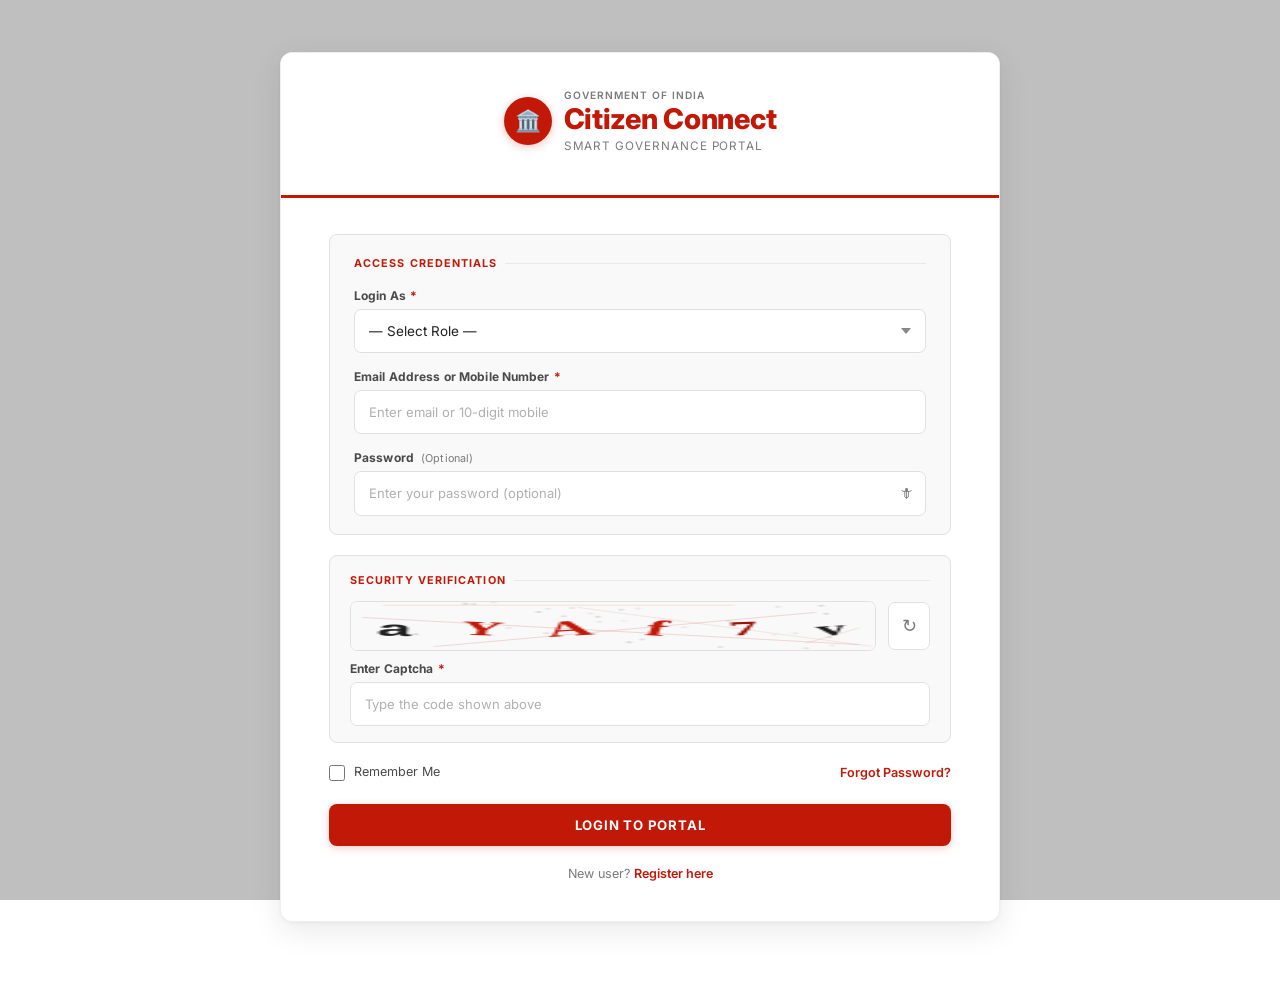
<file: index.html>
<!DOCTYPE html>
<html lang="en">
<head>
  <meta charset="UTF-8" />
  <meta name="viewport" content="width=device-width, initial-scale=1.0" />
  <title>Citizen Connect — Smart Governance Portal</title>
  <meta http-equiv="refresh" content="0; url=login/login.html" />
  <style>
    body { font-family: Arial, sans-serif; display: flex; align-items: center;
           justify-content: center; min-height: 100vh; margin: 0;
           background: #1a1a1a; color: #fff; }
    a { color: #C21807; }
  </style>
</head>
<body>
  <p>Redirecting… <a href="login/login.html">Click here if not redirected</a></p>
  <script>window.location.replace('login/login.html');</script>
</body>
</html>
</file>
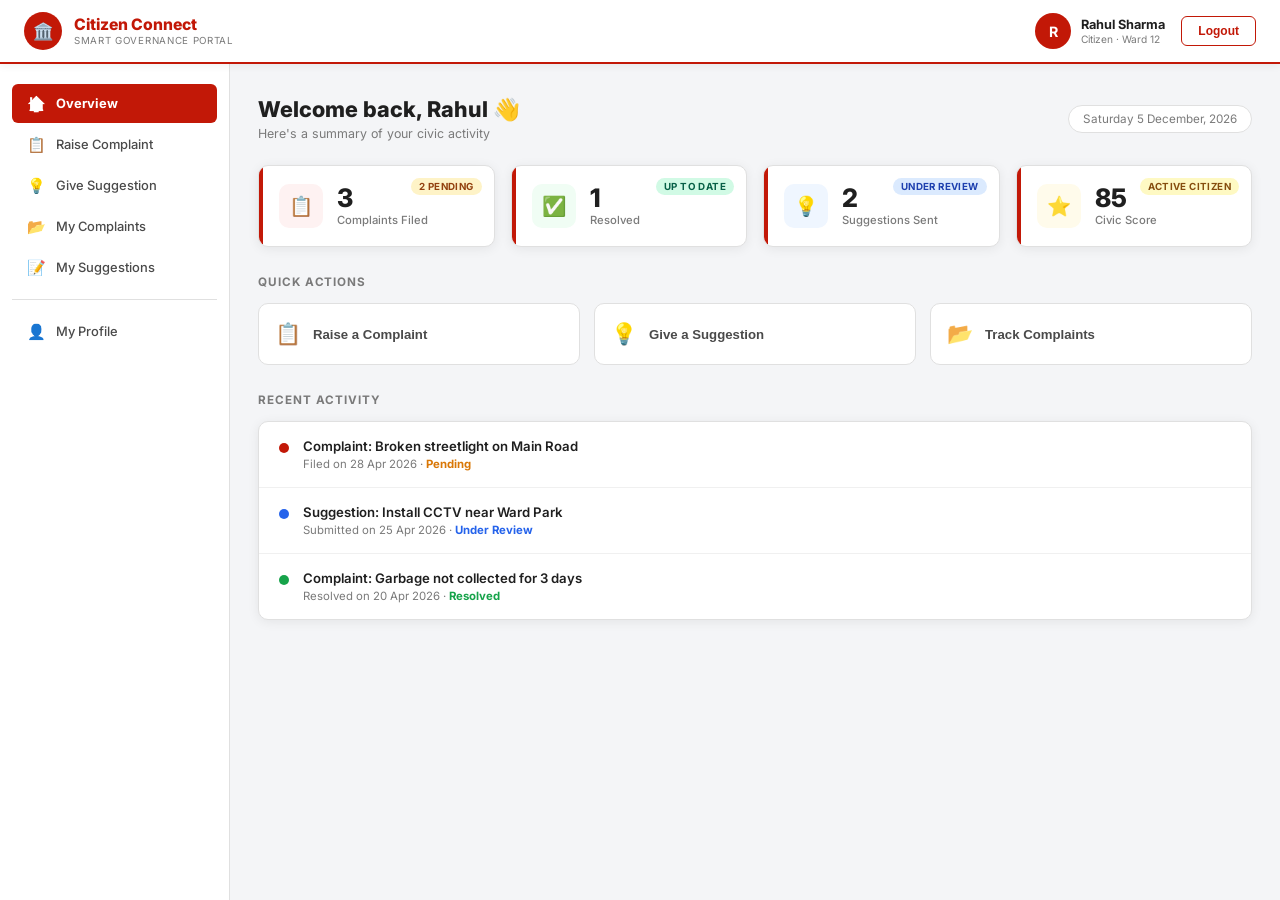
<file: citizen/citizen-dashboard.html>
<!DOCTYPE html>
<html lang="en">
<head>
  <meta charset="UTF-8" />
  <meta name="viewport" content="width=device-width, initial-scale=1.0" />
  <title>Citizen Connect — Dashboard</title>
  <link rel="stylesheet" href="citizen-dashboard.css" />
</head>
<body>

  <!-- ===== TOP NAVBAR ===== -->
  <header class="navbar">
    <div class="navbar-left">
      <button class="hamburger" id="hamburger" onclick="toggleSidebar()" aria-label="Toggle menu">
        <span></span><span></span><span></span>
      </button>
      <div class="navbar-emblem">🏛️</div>
      <div class="navbar-brand">
        <span class="navbar-title">Citizen Connect</span>
        <span class="navbar-sub">Smart Governance Portal</span>
      </div>
    </div>
    <div class="navbar-right">
      <div class="navbar-user">
        <div class="user-avatar" id="userAvatar">R</div>
        <div class="user-info">
          <span class="user-name" id="userName">Rahul Sharma</span>
          <span class="user-role">Citizen · Ward 12</span>
        </div>
      </div>
      <button class="btn-logout" onclick="logout()">Logout</button>
    </div>
  </header>

  <!-- ===== LAYOUT ===== -->
  <div class="sidebar-overlay" id="sidebarOverlay" onclick="closeSidebar()"></div>
  <div class="layout">

    <!-- ===== SIDEBAR ===== -->
    <aside class="sidebar" id="sidebar">
      <nav class="sidebar-nav">
        <a href="#" class="nav-item active" onclick="showPanel('overview', this)">
          <span class="nav-icon">🏠</span>
          <span class="nav-label">Overview</span>
        </a>
        <a href="#" class="nav-item" onclick="showPanel('complaint', this)">
          <span class="nav-icon">📋</span>
          <span class="nav-label">Raise Complaint</span>
        </a>
        <a href="#" class="nav-item" onclick="showPanel('suggestion', this)">
          <span class="nav-icon">💡</span>
          <span class="nav-label">Give Suggestion</span>
        </a>
        <a href="#" class="nav-item" onclick="showPanel('mycomplaints', this)">
          <span class="nav-icon">📂</span>
          <span class="nav-label">My Complaints</span>
        </a>
        <a href="#" class="nav-item" onclick="showPanel('mysuggestions', this)">
          <span class="nav-icon">📝</span>
          <span class="nav-label">My Suggestions</span>
        </a>
        <div class="nav-divider"></div>
        <a href="#" class="nav-item" onclick="showPanel('profile', this)">
          <span class="nav-icon">👤</span>
          <span class="nav-label">My Profile</span>
        </a>
      </nav>
    </aside>

    <!-- ===== MAIN CONTENT ===== -->
    <main class="main-content">

      <!-- ============================================================
           PANEL: OVERVIEW
           ============================================================ -->
      <div class="panel active" id="panel-overview">

        <div class="page-header">
          <div>
            <h1 class="page-title">Welcome back, <span id="greetName">Rahul</span> 👋</h1>
            <p class="page-subtitle">Here's a summary of your civic activity</p>
          </div>
          <div class="page-date" id="pageDate"></div>
        </div>

        <!-- Stats Row -->
        <div class="stats-grid">
          <div class="stat-card">
            <div class="stat-icon" style="background:#FEF2F2; color:#C21807;">📋</div>
            <div class="stat-body">
              <div class="stat-number" id="statComplaints">3</div>
              <div class="stat-label">Complaints Filed</div>
            </div>
            <div class="stat-badge pending">2 Pending</div>
          </div>
          <div class="stat-card">
            <div class="stat-icon" style="background:#F0FDF4; color:#16a34a;">✅</div>
            <div class="stat-body">
              <div class="stat-number" id="statResolved">1</div>
              <div class="stat-label">Resolved</div>
            </div>
            <div class="stat-badge resolved">Up to date</div>
          </div>
          <div class="stat-card">
            <div class="stat-icon" style="background:#EFF6FF; color:#2563EB;">💡</div>
            <div class="stat-body">
              <div class="stat-number" id="statSuggestions">2</div>
              <div class="stat-label">Suggestions Sent</div>
            </div>
            <div class="stat-badge info">Under Review</div>
          </div>
          <div class="stat-card">
            <div class="stat-icon" style="background:#FFFBEB; color:#D97706;">⭐</div>
            <div class="stat-body">
              <div class="stat-number">85</div>
              <div class="stat-label">Civic Score</div>
            </div>
            <div class="stat-badge gold">Active Citizen</div>
          </div>
        </div>

        <!-- Quick Actions -->
        <div class="section-title">Quick Actions</div>
        <div class="quick-actions">
          <button class="quick-btn" onclick="showPanel('complaint', document.querySelector('[onclick*=complaint]'))">
            <span class="quick-icon">📋</span>
            <span>Raise a Complaint</span>
          </button>
          <button class="quick-btn" onclick="showPanel('suggestion', document.querySelector('[onclick*=suggestion]'))">
            <span class="quick-icon">💡</span>
            <span>Give a Suggestion</span>
          </button>
          <button class="quick-btn" onclick="showPanel('mycomplaints', document.querySelector('[onclick*=mycomplaints]'))">
            <span class="quick-icon">📂</span>
            <span>Track Complaints</span>
          </button>
        </div>

        <!-- Recent Activity -->
        <div class="section-title" style="margin-top:28px;">Recent Activity</div>
        <div class="activity-list">
          <div class="activity-item">
            <div class="activity-dot complaint"></div>
            <div class="activity-body">
              <div class="activity-title">Complaint: Broken streetlight on Main Road</div>
              <div class="activity-meta">Filed on 28 Apr 2026 · <span class="badge-status pending-text">Pending</span></div>
            </div>
          </div>
          <div class="activity-item">
            <div class="activity-dot suggestion"></div>
            <div class="activity-body">
              <div class="activity-title">Suggestion: Install CCTV near Ward Park</div>
              <div class="activity-meta">Submitted on 25 Apr 2026 · <span class="badge-status review-text">Under Review</span></div>
            </div>
          </div>
          <div class="activity-item">
            <div class="activity-dot resolved"></div>
            <div class="activity-body">
              <div class="activity-title">Complaint: Garbage not collected for 3 days</div>
              <div class="activity-meta">Resolved on 20 Apr 2026 · <span class="badge-status resolved-text">Resolved</span></div>
            </div>
          </div>
        </div>
      </div>

      <!-- ============================================================
           PANEL: RAISE COMPLAINT
           ============================================================ -->
      <div class="panel" id="panel-complaint">

        <div class="page-header">
          <div>
            <h1 class="page-title">Raise a Complaint</h1>
            <p class="page-subtitle">Report civic issues in your ward for official action</p>
          </div>
        </div>

        <div class="form-card">
          <div class="form-card-header">
            <span class="form-card-icon">📋</span>
            <div>
              <div class="form-card-title">Complaint Details</div>
              <div class="form-card-sub">All fields marked * are required</div>
            </div>
          </div>

          <form id="complaintForm" novalidate onsubmit="submitComplaint(event)">

            <div class="field-row-two">
              <div class="field-group">
                <label><strong>Complaint Category</strong> <span class="req">*</span></label>
                <select id="complaintCategory" required>
                  <option value="">— Select Category —</option>
                  <option value="roads">Roads &amp; Potholes</option>
                  <option value="water">Water Supply</option>
                  <option value="electricity">Electricity / Streetlights</option>
                  <option value="garbage">Garbage &amp; Sanitation</option>
                  <option value="drainage">Drainage &amp; Sewage</option>
                  <option value="parks">Parks &amp; Public Spaces</option>
                  <option value="noise">Noise Pollution</option>
                  <option value="encroachment">Encroachment</option>
                  <option value="other">Other</option>
                </select>
              </div>
              <div class="field-group">
                <label><strong>Priority Level</strong> <span class="req">*</span></label>
                <select id="complaintPriority" required>
                  <option value="">— Select Priority —</option>
                  <option value="low">🟢 Low — Minor inconvenience</option>
                  <option value="medium">🟡 Medium — Needs attention</option>
                  <option value="high">🔴 High — Urgent / Safety risk</option>
                </select>
              </div>
            </div>

            <div class="field-group">
              <label><strong>Complaint Title</strong> <span class="req">*</span></label>
              <input type="text" id="complaintTitle" placeholder="Brief title describing the issue" maxlength="100" />
              <div class="char-count"><span id="complaintTitleCount">0</span>/100</div>
            </div>

            <div class="field-group">
              <label><strong>Detailed Description</strong> <span class="req">*</span></label>
              <textarea id="complaintDesc" rows="5" placeholder="Describe the issue in detail — what happened, since when, how it affects residents..." maxlength="1000"></textarea>
              <div class="char-count"><span id="complaintDescCount">0</span>/1000</div>
            </div>

            <div class="field-row-two">
              <div class="field-group">
                <label><strong>Location / Address</strong> <span class="req">*</span></label>
                <input type="text" id="complaintLocation" placeholder="Street name, landmark, area" />
              </div>
              <div class="field-group">
                <label><strong>Ward Number</strong></label>
                <input type="text" id="complaintWard" value="Ward 12" readonly class="readonly-input" />
              </div>
            </div>

            <div class="field-group">
              <label><strong>Attach Photo / Document</strong> <span class="field-optional">(Optional)</span></label>
              <div class="file-drop-zone" id="fileDropZone" onclick="document.getElementById('complaintFile').click()">
                <div class="file-drop-icon">📎</div>
                <div class="file-drop-text">Click to attach or drag &amp; drop</div>
                <div class="file-drop-hint">JPG, PNG, PDF — Max 5 MB</div>
                <input type="file" id="complaintFile" accept=".jpg,.jpeg,.png,.pdf" style="display:none" onchange="showFileName('complaintFile','complaintFileName')" />
              </div>
              <div class="file-name-display hidden" id="complaintFileName"></div>
            </div>

            <div class="field-group">
              <label class="checkbox-label-dash">
                <input type="checkbox" id="complaintAnon" />
                Submit anonymously (your name will not be shown publicly)
              </label>
            </div>

            <div class="error-msg-dash hidden" id="complaintError"></div>

            <div class="form-actions">
              <button type="button" class="btn-outline" onclick="resetForm('complaintForm', 'complaintError')">Clear Form</button>
              <button type="submit" class="btn-submit">Submit Complaint</button>
            </div>
          </form>
        </div>
      </div>

      <!-- ============================================================
           PANEL: GIVE SUGGESTION
           ============================================================ -->
      <div class="panel" id="panel-suggestion">

        <div class="page-header">
          <div>
            <h1 class="page-title">Give a Suggestion</h1>
            <p class="page-subtitle">Share your ideas to improve civic services in your ward</p>
          </div>
        </div>

        <div class="form-card">
          <div class="form-card-header">
            <span class="form-card-icon">💡</span>
            <div>
              <div class="form-card-title">Suggestion Details</div>
              <div class="form-card-sub">All fields marked * are required</div>
            </div>
          </div>

          <form id="suggestionForm" novalidate onsubmit="submitSuggestion(event)">

            <div class="field-row-two">
              <div class="field-group">
                <label><strong>Suggestion Category</strong> <span class="req">*</span></label>
                <select id="suggestionCategory" required>
                  <option value="">— Select Category —</option>
                  <option value="infrastructure">Infrastructure Development</option>
                  <option value="safety">Public Safety &amp; Security</option>
                  <option value="environment">Environment &amp; Greenery</option>
                  <option value="health">Health &amp; Sanitation</option>
                  <option value="education">Education &amp; Youth</option>
                  <option value="transport">Transport &amp; Connectivity</option>
                  <option value="digital">Digital Services</option>
                  <option value="governance">Governance &amp; Policy</option>
                  <option value="other">Other</option>
                </select>
              </div>
              <div class="field-group">
                <label><strong>Benefit Scope</strong> <span class="req">*</span></label>
                <select id="suggestionScope" required>
                  <option value="">— Select Scope —</option>
                  <option value="street">My Street / Area</option>
                  <option value="ward">Entire Ward</option>
                  <option value="city">Entire City</option>
                </select>
              </div>
            </div>

            <div class="field-group">
              <label><strong>Suggestion Title</strong> <span class="req">*</span></label>
              <input type="text" id="suggestionTitle" placeholder="Short, clear title for your suggestion" maxlength="100" />
              <div class="char-count"><span id="suggestionTitleCount">0</span>/100</div>
            </div>

            <div class="field-group">
              <label><strong>Detailed Description</strong> <span class="req">*</span></label>
              <textarea id="suggestionDesc" rows="5" placeholder="Explain your suggestion — what should be done, why it will help, how it can be implemented..." maxlength="1000"></textarea>
              <div class="char-count"><span id="suggestionDescCount">0</span>/1000</div>
            </div>

            <div class="field-group">
              <label><strong>Expected Benefit</strong> <span class="req">*</span></label>
              <textarea id="suggestionBenefit" rows="3" placeholder="How will this suggestion benefit citizens? Who will it impact?" maxlength="500"></textarea>
              <div class="char-count"><span id="suggestionBenefitCount">0</span>/500</div>
            </div>

            <div class="field-group">
              <label><strong>Supporting Document</strong> <span class="field-optional">(Optional)</span></label>
              <div class="file-drop-zone" onclick="document.getElementById('suggestionFile').click()">
                <div class="file-drop-icon">📎</div>
                <div class="file-drop-text">Click to attach or drag &amp; drop</div>
                <div class="file-drop-hint">JPG, PNG, PDF — Max 5 MB</div>
                <input type="file" id="suggestionFile" accept=".jpg,.jpeg,.png,.pdf" style="display:none" onchange="showFileName('suggestionFile','suggestionFileName')" />
              </div>
              <div class="file-name-display hidden" id="suggestionFileName"></div>
            </div>

            <div class="error-msg-dash hidden" id="suggestionError"></div>

            <div class="form-actions">
              <button type="button" class="btn-outline" onclick="resetForm('suggestionForm', 'suggestionError')">Clear Form</button>
              <button type="submit" class="btn-submit">Submit Suggestion</button>
            </div>
          </form>
        </div>
      </div>

      <!-- ============================================================
           PANEL: MY COMPLAINTS
           ============================================================ -->
      <div class="panel" id="panel-mycomplaints">

        <div class="page-header">
          <div>
            <h1 class="page-title">My Complaints</h1>
            <p class="page-subtitle">Track the status of all your filed complaints</p>
          </div>
          <button class="btn-submit" style="width:auto;padding:10px 20px;" onclick="showPanel('complaint', document.querySelector('[onclick*=complaint]'))">+ New Complaint</button>
        </div>

        <div class="filter-bar">
          <select class="filter-select" onchange="filterItems('complaint', this.value)">
            <option value="all">All Status</option>
            <option value="pending">Pending</option>
            <option value="inprogress">In Progress</option>
            <option value="resolved">Resolved</option>
          </select>
          <input type="text" class="filter-search" placeholder="Search complaints..." oninput="searchItems('complaint', this.value)" />
        </div>

        <div class="items-list" id="complaintsList">
          <!-- Populated by JS -->
        </div>
      </div>

      <!-- ============================================================
           PANEL: MY SUGGESTIONS
           ============================================================ -->
      <div class="panel" id="panel-mysuggestions">

        <div class="page-header">
          <div>
            <h1 class="page-title">My Suggestions</h1>
            <p class="page-subtitle">Track the status of all your submitted suggestions</p>
          </div>
          <button class="btn-submit" style="width:auto;padding:10px 20px;" onclick="showPanel('suggestion', document.querySelector('[onclick*=suggestion]'))">+ New Suggestion</button>
        </div>

        <div class="filter-bar">
          <select class="filter-select" onchange="filterItems('suggestion', this.value)">
            <option value="all">All Status</option>
            <option value="review">Under Review</option>
            <option value="accepted">Accepted</option>
            <option value="implemented">Implemented</option>
            <option value="rejected">Not Accepted</option>
          </select>
          <input type="text" class="filter-search" placeholder="Search suggestions..." oninput="searchItems('suggestion', this.value)" />
        </div>

        <div class="items-list" id="suggestionsList">
          <!-- Populated by JS -->
        </div>
      </div>

      <!-- ============================================================
           PANEL: MY PROFILE
           ============================================================ -->
      <div class="panel" id="panel-profile">

        <div class="page-header">
          <div>
            <h1 class="page-title">My Profile</h1>
            <p class="page-subtitle">Your registered citizen information</p>
          </div>
        </div>

        <div class="profile-card">
          <div class="profile-avatar-section">
            <div class="profile-avatar" id="profileAvatar">R</div>
            <div class="profile-name" id="profileName">Rahul Sharma</div>
            <div class="profile-role-badge">Citizen · Ward 12</div>
          </div>
          <div class="profile-details">
            <div class="profile-row">
              <span class="profile-key">Full Name</span>
              <span class="profile-val" id="profileFullName">Rahul Kumar Sharma</span>
            </div>
            <div class="profile-row">
              <span class="profile-key">Mobile</span>
              <span class="profile-val">+91 98765 43210</span>
            </div>
            <div class="profile-row">
              <span class="profile-key">Email</span>
              <span class="profile-val">rahul.sharma@email.com</span>
            </div>
            <div class="profile-row">
              <span class="profile-key">Ward</span>
              <span class="profile-val">Ward 12</span>
            </div>
            <div class="profile-row">
              <span class="profile-key">Residency Type</span>
              <span class="profile-val">Resident</span>
            </div>
            <div class="profile-row">
              <span class="profile-key">Registered On</span>
              <span class="profile-val">15 January 2026</span>
            </div>
          </div>
        </div>
      </div>

    </main>
  </div>

  <!-- ===== SUCCESS TOAST ===== -->
  <div class="toast hidden" id="toast">
    <span class="toast-icon" id="toastIcon">✅</span>
    <span id="toastMsg">Submitted successfully!</span>
  </div>

  <script src="citizen-dashboard.js"></script>
</body>
</html>
</file>
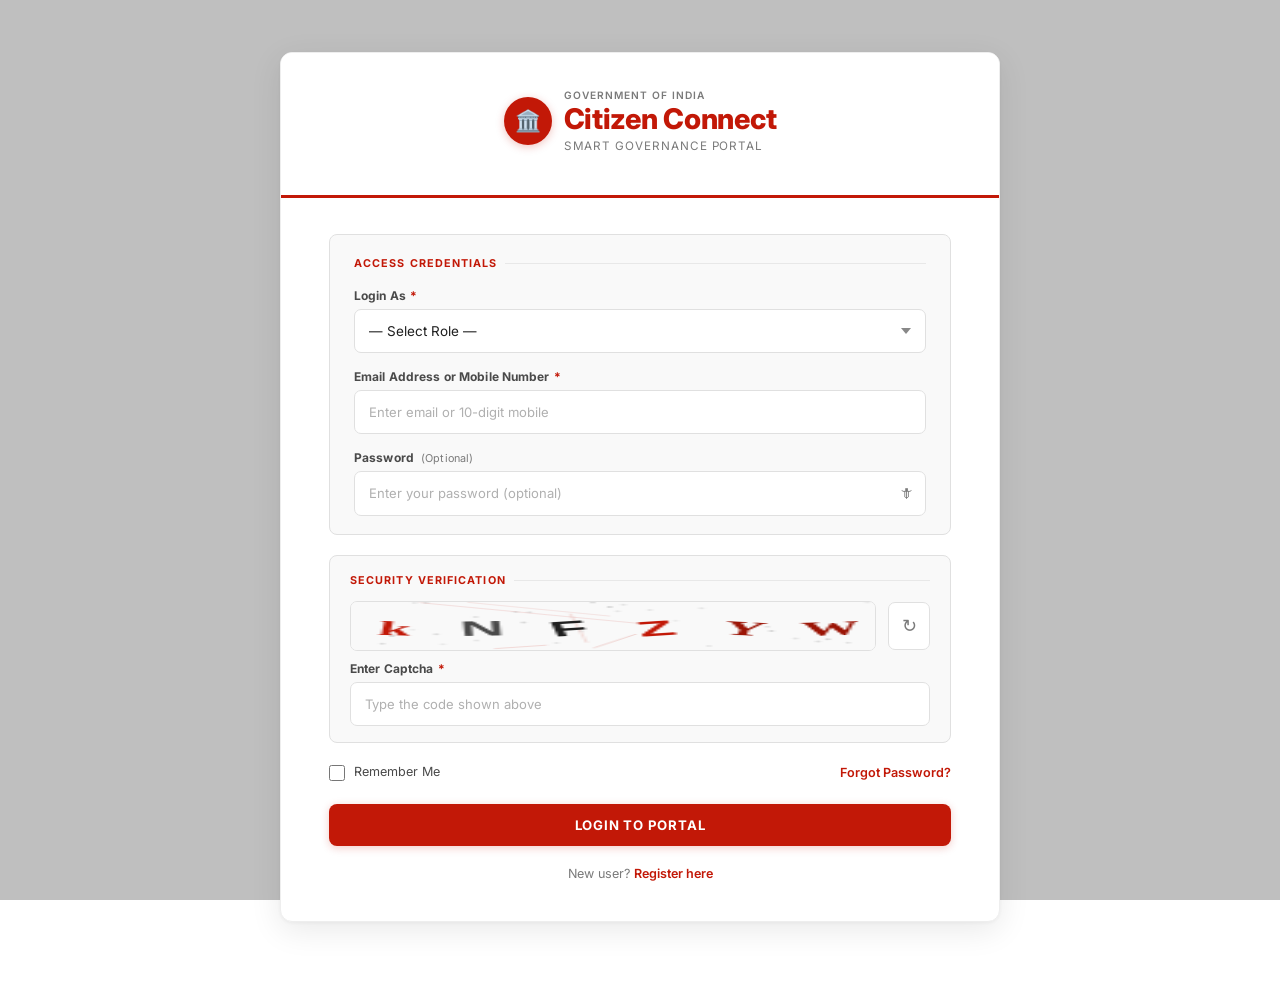
<file: login/login.html>
<!DOCTYPE html>
<html lang="en">
<head>
  <meta charset="UTF-8" />
  <meta name="viewport" content="width=device-width, initial-scale=1.0" />
  <title>Citizen Connect — Smart Governance Portal</title>
  <link rel="stylesheet" href="login.css" />
</head>
<body>

  <!-- Background -->
  <div class="bg-overlay"></div>

  <!-- Main Wrapper -->
  <div class="page-wrapper">

    <!-- ===== LOGIN CARD ===== -->
    <div class="card" id="loginCard">
      <div class="card-header">
        <div class="header-logo-row">
          <div class="header-emblem">🏛️</div>
          <div class="header-text-block">
            <span class="gov-badge">Government of India</span>
            <h1 class="portal-title">Citizen Connect</h1>
            <p class="portal-subtitle">Smart Governance Portal</p>
          </div>
        </div>
        <div class="divider"></div>
      </div>

      <div class="card-body">
        <form id="loginForm" novalidate>

          <div class="form-section">
            <div class="form-section-title">Access Credentials</div>

            <div class="form-group">
              <label for="loginRole"><strong>Login As</strong> <span class="req">*</span></label>
              <select id="loginRole" required onchange="onLoginRoleChange()">
                <option value="">— Select Role —</option>
                <option value="citizen">Citizen</option>
                <option value="admin">Admin</option>
                <option value="politician">Politician</option>
              </select>
            </div>

            <div class="form-group">
              <label for="loginEmail"><strong>Email Address or Mobile Number</strong> <span class="req">*</span></label>
              <input type="text" id="loginEmail" placeholder="Enter email or 10-digit mobile" required />
            </div>

            <div class="form-group">
              <label for="loginPassword"><strong>Password</strong> <span class="optional-tag">(Optional)</span></label>
              <div class="input-icon-wrap">
                <input type="password" id="loginPassword" placeholder="Enter your password (optional)" />
                <span class="toggle-pw" onclick="togglePassword('loginPassword', this)">🗡</span>
              </div>
            </div>
          </div>

          <!-- ===== CAPTCHA SECTION ===== -->
          <div class="captcha-section">
            <div class="captcha-section-title">Security Verification</div>

            <div class="captcha-display-row">
              <!-- Rendered captcha text -->
              <div class="captcha-box" id="captchaBox" aria-label="Captcha code">
                <canvas id="captchaCanvas" width="180" height="48" aria-hidden="true"></canvas>
              </div>
              <!-- Refresh button -->
              <button type="button" class="captcha-refresh-btn" onclick="generateCaptcha()" title="Refresh captcha" aria-label="Refresh captcha">
                <span class="captcha-refresh-icon">&#x21BB;</span>
              </button>
            </div>

            <div class="form-group" style="margin-top:10px;">
              <label for="captchaInput"><strong>Enter Captcha</strong> <span class="req">*</span></label>
              <input type="text" id="captchaInput" placeholder="Type the code shown above" autocomplete="off" maxlength="6" />
            </div>
          </div>

          <!-- Admin notice — shown only when Admin role selected -->
          <div class="admin-notice hidden" id="adminNotice">
            🔒 Admin accounts are created by system authority. Self-registration is not available for this role.
          </div>

          <div class="form-row-between">
            <label class="checkbox-label">
              <input type="checkbox" id="rememberMe" />
              Remember Me
            </label>
            <a href="#" class="link-text">Forgot Password?</a>
          </div>

          <div class="error-msg" id="loginError"></div>

          <button type="submit" class="btn-primary">Login to Portal</button>

          <!-- Hidden when Admin is selected -->
          <p class="switch-text" id="registerLink">New user? <a href="#" class="link-text" onclick="showRegister()">Register here</a></p>        </form>
      </div>
    </div>

    <!-- ===== REGISTER CARD ===== -->
    <div class="card hidden" id="registerCard">
      <div class="card-header">
        <div class="header-logo-row">
          <div class="header-emblem">🏛️</div>
          <div class="header-text-block">
            <span class="gov-badge">Government of India</span>
            <h1 class="portal-title">Citizen Connect</h1>
            <p class="portal-subtitle">New User Registration</p>
          </div>
        </div>
        <div class="divider"></div>
      </div>

      <div class="card-body">

        <!-- Role Banner — shown instead of dropdown once role is carried from login -->
        <div class="role-banner hidden" id="roleBanner">
          <div class="role-banner-left">
            <span class="role-banner-icon" id="roleBannerIcon">👤</span>
            <div>
              <div class="role-banner-label">Registering as</div>
              <div class="role-banner-name" id="roleBannerName">Citizen</div>
            </div>
          </div>
          <a href="#" class="role-banner-change link-text" onclick="showLogin(); return false;">Change Role</a>
        </div>

        <!-- Role selector — shown only when arriving directly (no role pre-selected) -->
        <div class="form-group hidden" id="regRoleGroup">
          <label for="regRole">Register As <span class="req">*</span></label>
          <select id="regRole" onchange="onRoleChange()">
            <option value="">— Select Role —</option>
            <option value="citizen">Citizen</option>
            <option value="politician">Politician</option>
          </select>
        </div>

        <!-- Step Indicator -->
        <div class="step-indicator">
          <div class="step active" id="stepDot1">
            <div class="step-circle" id="stepCircle1">1</div>
            <div class="step-label" id="stepLabel1">Personal</div>
          </div>
          <div class="step-line" id="stepLine1"></div>
          <div class="step inactive" id="stepDot2">
            <div class="step-circle" id="stepCircle2">2</div>
            <div class="step-label" id="stepLabel2">Details</div>
          </div>
          <div class="step-line" id="stepLine2"></div>
          <div class="step inactive" id="stepDot3">
            <div class="step-circle" id="stepCircle3">3</div>
            <div class="step-label" id="stepLabel3">Security</div>
          </div>
        </div>

        <!-- ================================================================
             STEP 1 — CITIZEN: Name & Location Details
             ================================================================ -->
        <div class="step-panel hidden" id="step1-citizen">
          <h3 class="step-heading">Step 1 — Name &amp; Location Details</h3>

          <div class="form-section">
            <div class="form-section-title">Name</div>
            <div class="form-row-two">
              <div class="form-group">
                <label for="c-firstName"><strong>First Name</strong> <span class="req">*</span></label>
                <input type="text" id="c-firstName" placeholder="First name" />
              </div>
              <div class="form-group">
                <label for="c-middleName"><strong>Middle / Father's Name</strong></label>
                <input type="text" id="c-middleName" placeholder="Middle or father's name" />
              </div>
            </div>
            <div class="form-group">
              <label for="c-lastName"><strong>Last Name</strong> <span class="req">*</span></label>
              <input type="text" id="c-lastName" placeholder="Last name / surname" />
            </div>
          </div>

          <div class="form-section">
            <div class="form-section-title">Location</div>

            <div class="form-group">
              <label><strong>Are you from this ward?</strong> <span class="req">*</span></label>
              <div class="radio-group">
                <label class="radio-label">
                  <input type="radio" name="wardConfirm" value="yes" />
                  Yes, I belong to this ward
                </label>
                <label class="radio-label">
                  <input type="radio" name="wardConfirm" value="no" />
                  No, I am not from this ward
                </label>
              </div>
            </div>

            <div class="form-group">
              <label><strong>Residency Type</strong> <span class="req">*</span></label>
              <div class="radio-group">
                <label class="radio-label"><input type="radio" name="residentType" value="resident" /> Resident</label>
                <label class="radio-label"><input type="radio" name="residentType" value="working" /> Working Here</label>
                <label class="radio-label"><input type="radio" name="residentType" value="business" /> Business Owner</label>
                <label class="radio-label"><input type="radio" name="residentType" value="property_rent" /> Property Owner (Rent)</label>
                <label class="radio-label" id="otherRadioLabel">
                  <input type="radio" name="residentType" value="other" onchange="toggleOtherInput(this)" /> Other
                </label>
              </div>
            </div>

            <!-- "Other" text input — shown only when Other is selected -->
            <div class="form-group hidden" id="otherResidentGroup">
              <label for="c-otherResident"><strong>Please specify</strong> <span class="req">*</span></label>
              <input type="text" id="c-otherResident" placeholder="Describe your residency type" />
            </div>

            <!-- Voter Registration Question -->
            <div class="form-group" id="voterQuestionGroup">
              <label><strong>Are you a registered voter?</strong> <span class="req">*</span></label>
              <div class="radio-group">
                <label class="radio-label">
                  <input type="radio" name="isVoter" value="yes" /> Yes
                </label>
                <label class="radio-label">
                  <input type="radio" name="isVoter" value="no" /> No
                </label>
              </div>
            </div>
          </div>

          <div class="error-msg" id="step1Error-citizen"></div>
          <div class="btn-row">
            <button type="button" class="btn-primary" onclick="nextStep(1)">Next &rarr;</button>
          </div>
          <p class="switch-text">Already registered? <a href="#" class="link-text" onclick="showLogin()">Login here</a></p>
        </div>

        <!-- ================================================================
             STEP 1 — POLITICIAN: Personal Details
             ================================================================ -->
        <div class="step-panel hidden" id="step1-politician">
          <h3 class="step-heading">Step 1 — Personal Details</h3>

          <div class="form-section">
            <div class="form-section-title">Identity Information</div>
            <div class="form-row-two">
              <div class="form-group">
                <label for="p-firstName"><strong>First Name</strong> <span class="req">*</span></label>
                <input type="text" id="p-firstName" placeholder="First name" />
              </div>
              <div class="form-group">
                <label for="p-middleName"><strong>Middle / Father's Name</strong></label>
                <input type="text" id="p-middleName" placeholder="Middle or father's name" />
              </div>
            </div>
            <div class="form-group">
              <label for="p-lastName"><strong>Last Name</strong> <span class="req">*</span></label>
              <input type="text" id="p-lastName" placeholder="Last name / surname" />
            </div>
            <div class="form-row-two">
              <div class="form-group">
                <label for="p-age"><strong>Age</strong> <span class="req">*</span></label>
                <input type="text" id="p-age" placeholder="Minimum 25 years" inputmode="numeric" pattern="[0-9]*" maxlength="3" />
              </div>
              <div class="form-group">
                <label for="p-gender"><strong>Gender</strong> <span class="req">*</span></label>
                <select id="p-gender">
                  <option value="">— Select —</option>
                  <option value="male">Male</option>
                  <option value="female">Female</option>
                  <option value="other">Other</option>
                  <option value="prefer_not">Prefer not to say</option>
                </select>
              </div>
            </div>
            <div class="form-row-two">
              <div class="form-group">
                <label for="p-mobile"><strong>Mobile Number</strong> <span class="req">*</span></label>
                <input type="tel" id="p-mobile" placeholder="10-digit number" maxlength="10" />
              </div>
            </div>
          </div>

          <div class="form-section">
            <div class="form-section-title">Contact Details</div>
            <div class="form-group">
              <label for="p-email"><strong>Email Address</strong> <span class="req">*</span></label>
              <input type="email" id="p-email" placeholder="Official email address" />
            </div>
            <div class="form-group">
              <label for="p-address"><strong>Address</strong> <span class="req">*</span></label>
              <input type="text" id="p-address" placeholder="Residential / official address" />
            </div>
          </div>

          <div class="error-msg" id="step1Error-politician"></div>
          <div class="btn-row">
            <button type="button" class="btn-primary" onclick="nextStep(1)">Next &rarr;</button>
          </div>
          <p class="switch-text">Already registered? <a href="#" class="link-text" onclick="showLogin()">Login here</a></p>
        </div>

        <!-- ================================================================
             STEP 2 — CITIZEN: Personal Details
             ================================================================ -->
        <div class="step-panel hidden" id="step2-citizen">
          <h3 class="step-heading">Step 2 — Personal Details</h3>

          <div class="form-section">
            <div class="form-section-title">Identity</div>
            <div class="form-row-two">
              <div class="form-group">
                <label for="c-dob"><strong>Date of Birth</strong> <span class="req">*</span></label>
                <input type="date" id="c-dob" />
              </div>
              <div class="form-group">
                <label for="c-gender"><strong>Gender</strong> <span class="req">*</span></label>
                <select id="c-gender">
                  <option value="">— Select —</option>
                  <option value="male">Male</option>
                  <option value="female">Female</option>
                  <option value="other">Other</option>
                  <option value="prefer_not">Prefer not to say</option>
                </select>
              </div>
            </div>
          </div>

          <div class="form-section">
            <div class="form-section-title">Contact Details</div>

            <div class="form-group">
              <label for="c-mobile"><strong>Mobile Number</strong> <span class="req">*</span></label>
              <input type="tel" id="c-mobile" placeholder="10-digit mobile number" maxlength="10" />
            </div>

            <div class="form-group">
              <label for="c-whatsapp"><strong>WhatsApp Number</strong></label>
              <input type="tel" id="c-whatsapp" placeholder="10-digit WhatsApp number" maxlength="10" />
              <label class="checkbox-label" style="margin-top:8px;">
                <input type="checkbox" id="c-sameAsMobile" onchange="syncWhatsApp(this)" />
                Same as Mobile Number
              </label>
            </div>

            <div class="form-group">
              <label for="c-email"><strong>Email Address</strong> <span class="req">*</span></label>
              <input type="email" id="c-email" placeholder="Enter your email address" />
            </div>
          </div>

          <div class="error-msg" id="step2Error-citizen"></div>
          <div class="btn-row two-btns">
            <button type="button" class="btn-secondary" onclick="prevStep(2)">&larr; Back</button>
            <button type="button" class="btn-primary" onclick="nextStep(2)">Next &rarr;</button>
          </div>
        </div>

        <!-- ================================================================
             STEP 2 — POLITICIAN: Political Details
             ================================================================ -->
        <div class="step-panel hidden" id="step2-politician">
          <h3 class="step-heading">Step 2 — Political Details</h3>

          <div class="form-section">
            <div class="form-section-title">Official Information</div>

            <div class="form-group">
              <label for="p-jurisdiction"><strong>Jurisdiction Type</strong> <span class="req">*</span></label>
              <select id="p-jurisdiction">
                <option value="">— Select —</option>
                <option value="municipal">Municipal</option>
                <option value="legislative">Legislative Assembly</option>
                <option value="parliamentary">Parliamentary</option>
              </select>
            </div>

            <div class="form-row-two">
              <div class="form-group">
                <label for="p-wardNumber"><strong>Ward Number</strong> <span class="req">*</span></label>
                <input type="text" id="p-wardNumber" placeholder="Ward / constituency no." />
              </div>
              <div class="form-group">
                <label for="p-wardName"><strong>Ward Name</strong> <span class="req">*</span></label>
                <input type="text" id="p-wardName" placeholder="Ward / constituency name" />
              </div>
            </div>

            <div class="form-group">
              <label for="p-position"><strong>Position</strong> <span class="req">*</span></label>
              <select id="p-position">
                <option value="">— Select —</option>
                <option value="mla">MLA</option>
                <option value="mp">MP</option>
                <option value="corporator">Corporator</option>
                <option value="mayor">Mayor</option>
                <option value="sarpanch">Sarpanch</option>
                <option value="councillor">Councillor</option>
              </select>
            </div>
          </div>

          <div class="error-msg" id="step2Error-politician"></div>
          <div class="btn-row two-btns">
            <button type="button" class="btn-secondary" onclick="prevStep(2)">&larr; Back</button>
            <button type="button" class="btn-primary" onclick="nextStep(2)">Next &rarr;</button>
          </div>
        </div>

        <!-- ================================================================
             STEP 3 — CITIZEN: Authentication
             ================================================================ -->
        <div class="step-panel hidden" id="step3-citizen">
          <h3 class="step-heading">Step 3 — Set Password</h3>

          <div class="form-section">
            <div class="form-section-title">Security Setup</div>
            <div class="form-group">
              <label for="c-password"><strong>Password</strong> <span class="req">*</span></label>
              <div class="input-icon-wrap">
                <input type="password" id="c-password" placeholder="Minimum 6 characters" />
                <span class="toggle-pw" onclick="togglePassword('c-password', this)">🗡</span>
              </div>
              <div class="password-strength" id="pwStrength"></div>
            </div>
            <div class="form-group">
              <label for="c-confirmPassword"><strong>Confirm Password</strong> <span class="req">*</span></label>
              <div class="input-icon-wrap">
                <input type="password" id="c-confirmPassword" placeholder="Re-enter your password" />
                <span class="toggle-pw" onclick="togglePassword('c-confirmPassword', this)">🗡</span>
              </div>
            </div>
          </div>

          <!-- Registration CAPTCHA — Citizen Step 3 -->
          <div class="captcha-section">
            <div class="captcha-section-title">Security Verification</div>
            <div class="captcha-display-row">
              <div class="captcha-box" aria-label="Captcha code">
                <canvas id="regCaptchaCanvas" width="180" height="48" aria-hidden="true"></canvas>
              </div>
              <button type="button" class="captcha-refresh-btn" onclick="generateRegCaptcha()" title="Refresh captcha" aria-label="Refresh captcha">
                <span class="captcha-refresh-icon">&#x21BB;</span>
              </button>
            </div>
            <div class="form-group" style="margin-top:10px;">
              <label for="regCaptchaInput"><strong>Enter Captcha</strong> <span class="req">*</span></label>
              <input type="text" id="regCaptchaInput" placeholder="Type the code shown above" autocomplete="off" maxlength="6" />
            </div>
          </div>

          <div class="form-group" style="margin-top:4px;">
            <label class="checkbox-label">
              <input type="checkbox" id="c-acceptTerms" />
              I accept the <a href="#" class="link-text">Terms &amp; Conditions</a> and <a href="#" class="link-text">Privacy Policy</a>
            </label>
          </div>

          <div class="error-msg" id="step3Error-citizen"></div>
          <div class="btn-row two-btns">
            <button type="button" class="btn-secondary" onclick="prevStep(3)">&larr; Back</button>
            <button type="button" class="btn-primary" onclick="submitRegistration()">Register</button>
          </div>
        </div>

        <!-- ================================================================
             STEP 3 — POLITICIAN: Verification + Authentication
             ================================================================ -->
        <div class="step-panel hidden" id="step3-politician">
          <h3 class="step-heading">Step 3 — Verification &amp; Password</h3>

          <div class="form-section">
            <div class="form-section-title">Security Setup</div>
            <div class="form-group">
              <label for="p-password"><strong>Password</strong> <span class="req">*</span></label>
              <div class="input-icon-wrap">
                <input type="password" id="p-password" placeholder="Minimum 6 characters" />
                <span class="toggle-pw" onclick="togglePassword('p-password', this)">🗡</span>
              </div>
              <div class="password-strength" id="pwStrengthP"></div>
            </div>
            <div class="form-group">
              <label for="p-confirmPassword"><strong>Confirm Password</strong> <span class="req">*</span></label>
              <div class="input-icon-wrap">
                <input type="password" id="p-confirmPassword" placeholder="Re-enter your password" />
                <span class="toggle-pw" onclick="togglePassword('p-confirmPassword', this)">🗡</span>
              </div>
            </div>
          </div>

          <div class="form-section">
            <div class="form-section-title">Identity Verification</div>
            <div class="form-group">
              <label for="p-idProof"><strong>Upload ID Proof</strong> <span class="req">*</span></label>
              <input type="file" id="p-idProof" accept=".pdf,.jpg,.jpeg,.png" class="file-input" />
              <p class="field-hint">Accepted formats: PDF, JPG, PNG. Max size: 5 MB.</p>
            </div>
          </div>

          <!-- Registration CAPTCHA — Politician Step 3 -->
          <div class="captcha-section">
            <div class="captcha-section-title">Security Verification</div>
            <div class="captcha-display-row">
              <div class="captcha-box" aria-label="Captcha code">
                <canvas id="regCaptchaCanvasP" width="180" height="48" aria-hidden="true"></canvas>
              </div>
              <button type="button" class="captcha-refresh-btn" onclick="generateRegCaptcha()" title="Refresh captcha" aria-label="Refresh captcha">
                <span class="captcha-refresh-icon">&#x21BB;</span>
              </button>
            </div>
            <div class="form-group" style="margin-top:10px;">
              <label for="regCaptchaInputP"><strong>Enter Captcha</strong> <span class="req">*</span></label>
              <input type="text" id="regCaptchaInputP" placeholder="Type the code shown above" autocomplete="off" maxlength="6" />
            </div>
          </div>

          <div class="form-group" style="margin-top:4px;">
            <label class="checkbox-label">
              <input type="checkbox" id="p-acceptTerms" />
              I accept the <a href="#" class="link-text">Terms &amp; Conditions</a> and <a href="#" class="link-text">Privacy Policy</a>
            </label>
          </div>

          <div class="error-msg" id="step3Error-politician"></div>
          <div class="btn-row two-btns">
            <button type="button" class="btn-secondary" onclick="prevStep(3)">&larr; Back</button>
            <button type="button" class="btn-primary" onclick="submitRegistration()">Register</button>
          </div>
        </div>

      </div><!-- end card-body -->
    </div>

    <!-- ===== SUCCESS CARD ===== -->
    <div class="card hidden" id="successCard">
      <div class="card-header">
        <div class="header-logo-row">
          <div class="header-emblem">✔</div>
          <div class="header-text-block">
            <span class="gov-badge">Government of India</span>
            <h1 class="portal-title">Citizen Connect</h1>
            <p class="portal-subtitle">Registration Complete</p>
          </div>
        </div>
        <div class="divider"></div>
      </div>
      <div class="success-content">
        <div class="success-check">✔</div>
        <h2 class="success-title">Registration Successful</h2>
        <p class="success-sub">Your account has been created successfully.</p>
        <p class="success-redirect">Redirecting to dashboard<span class="dots"></span></p>
        <div class="progress-bar-wrap">
          <div class="progress-bar" id="progressBar"></div>
        </div>
      </div>
    </div>

    <!-- Footer -->
    <div class="page-footer">
      &copy; 2026 Citizen Connect &mdash; Smart Governance Portal &nbsp;|&nbsp; All Rights Reserved
    </div>

  </div><!-- end page-wrapper -->

  <script src="login.js"></script>
  <!-- <script src="voice-input.js"></script> -->
  <script src="../shared/voice-assistant.js"></script>
</body>   
</html>
</file>
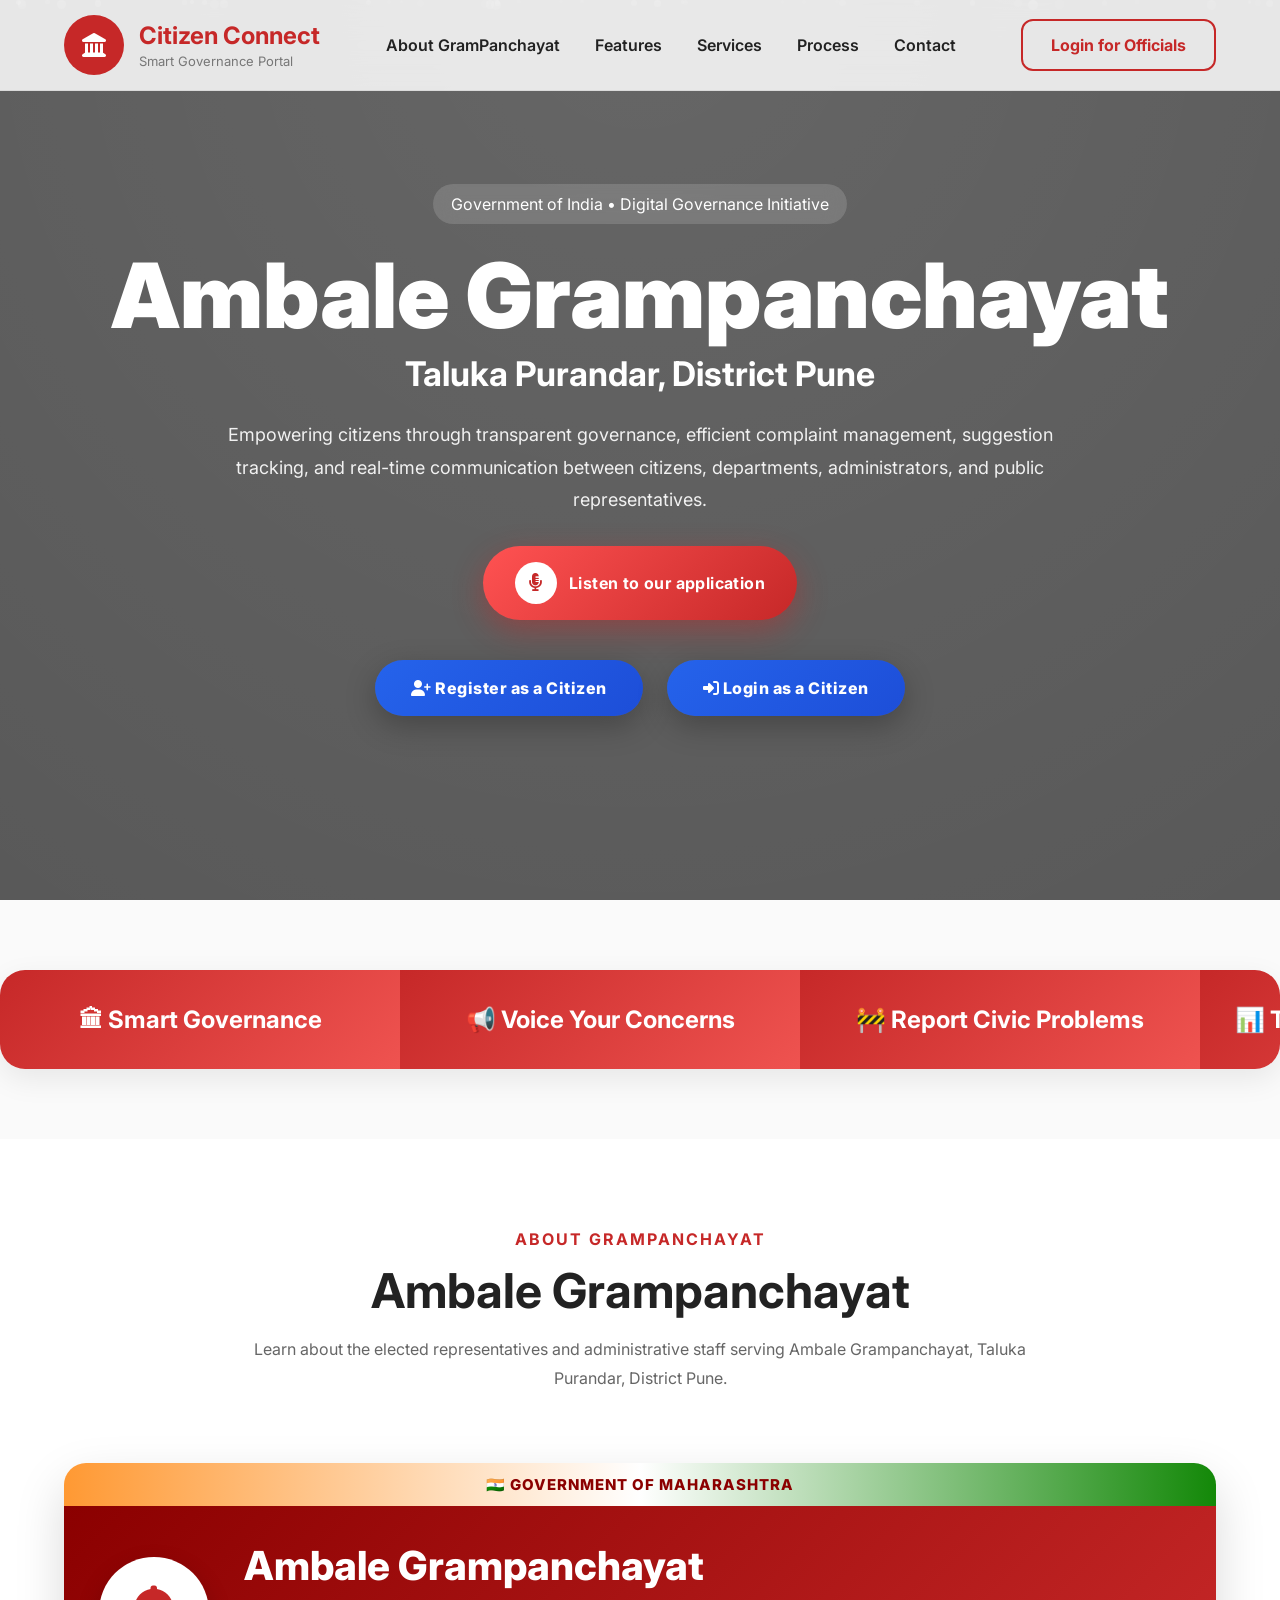
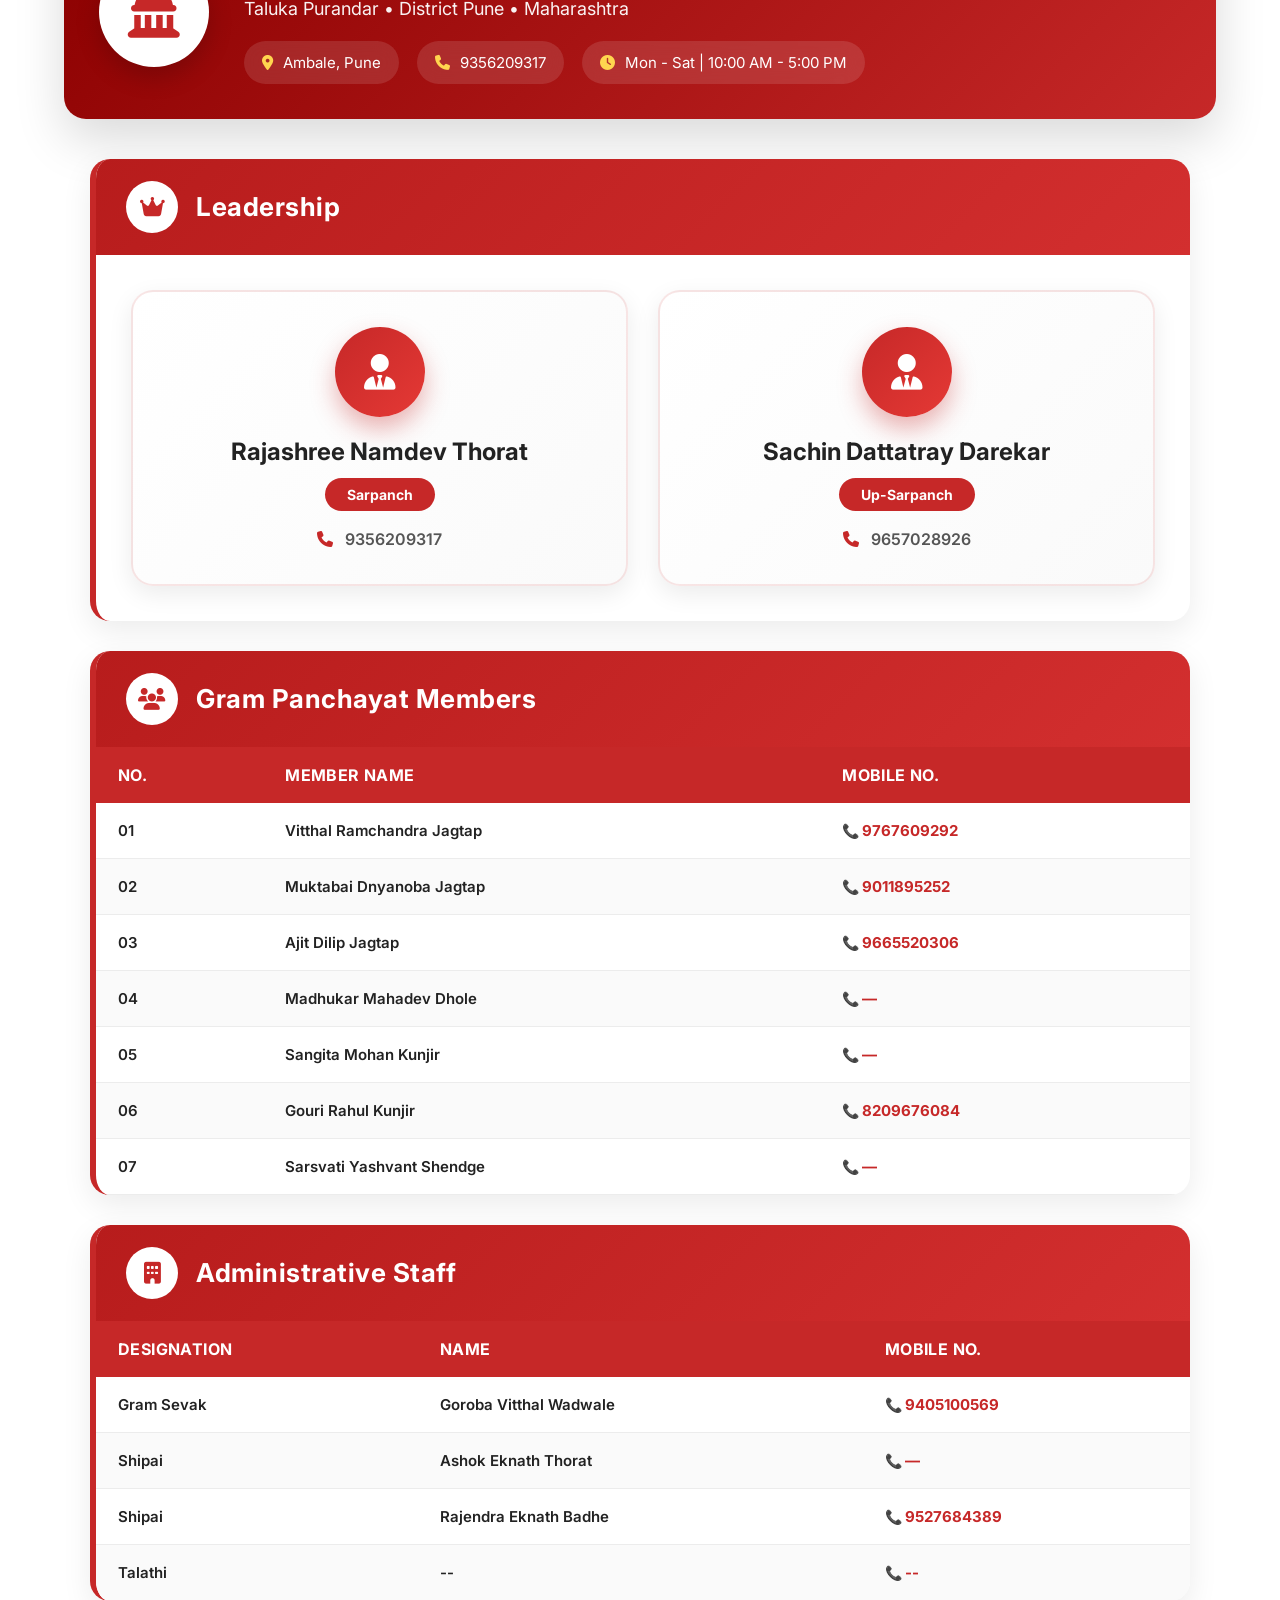
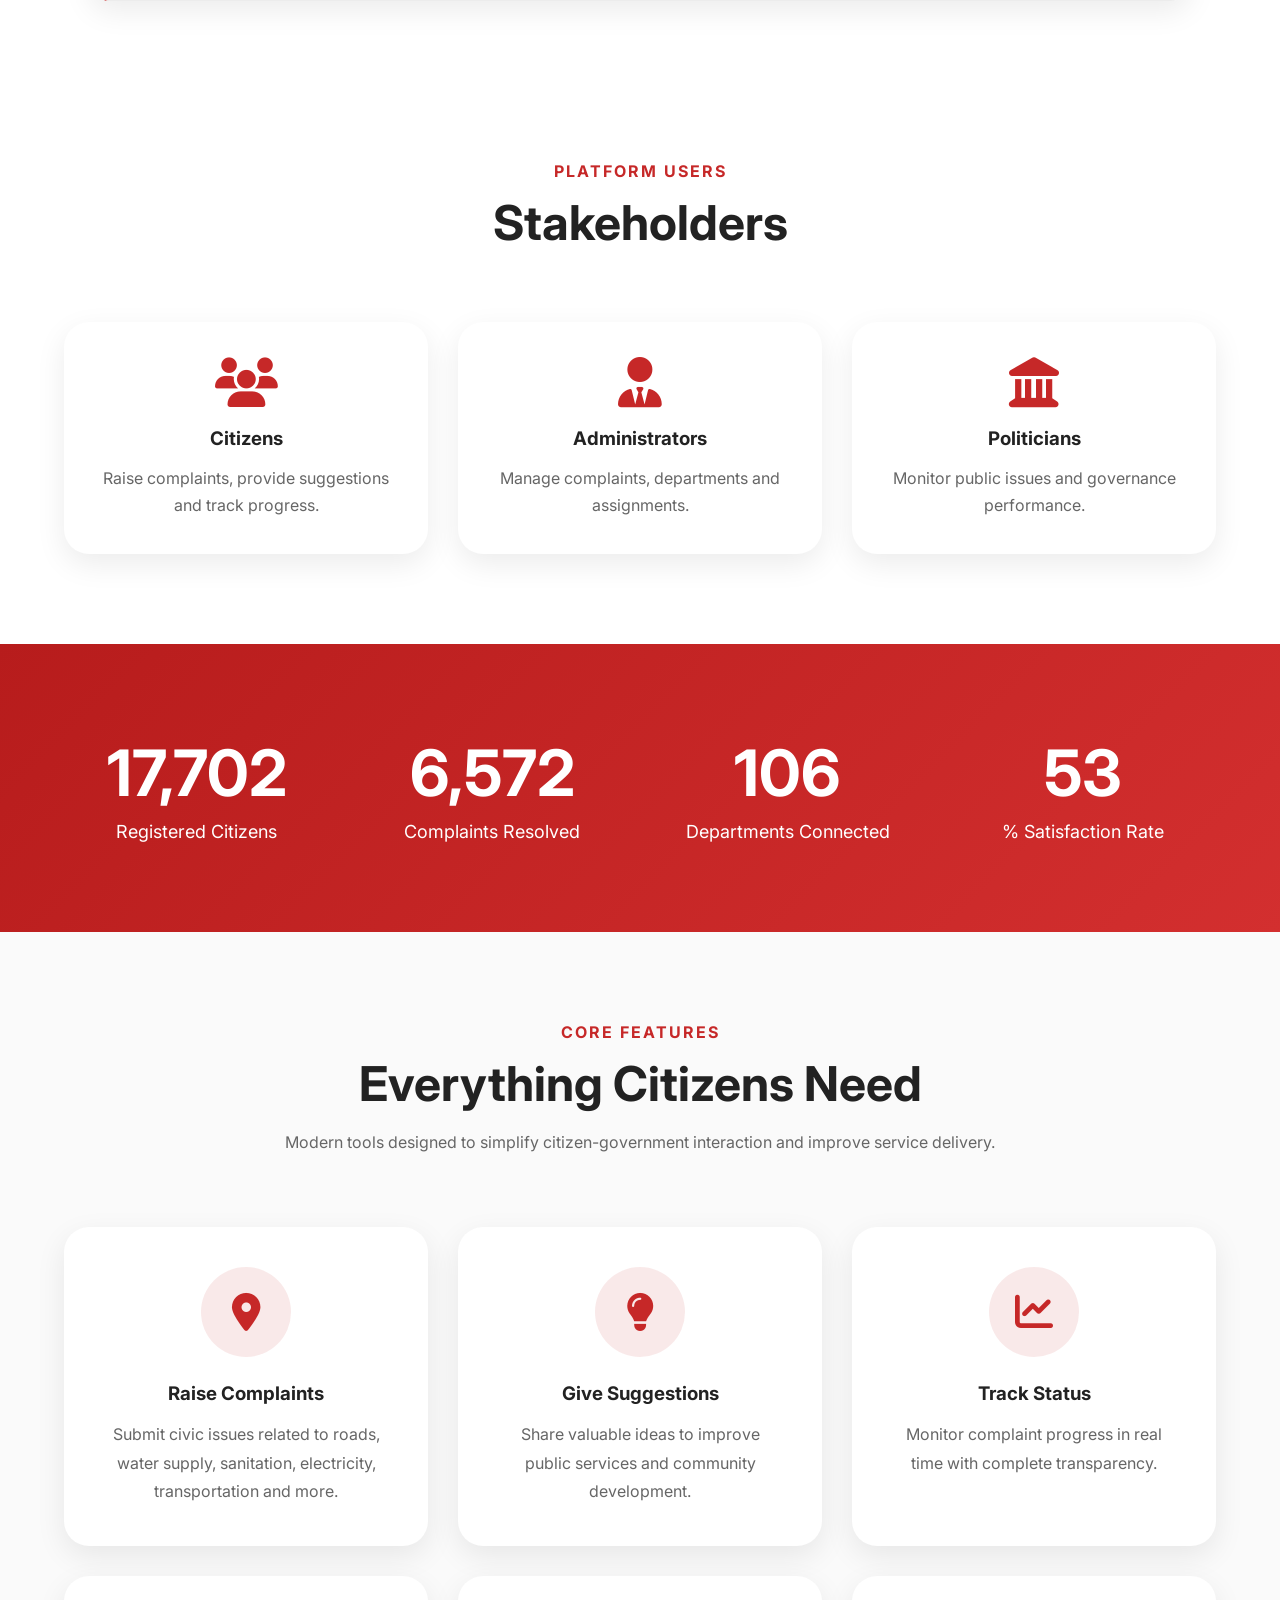
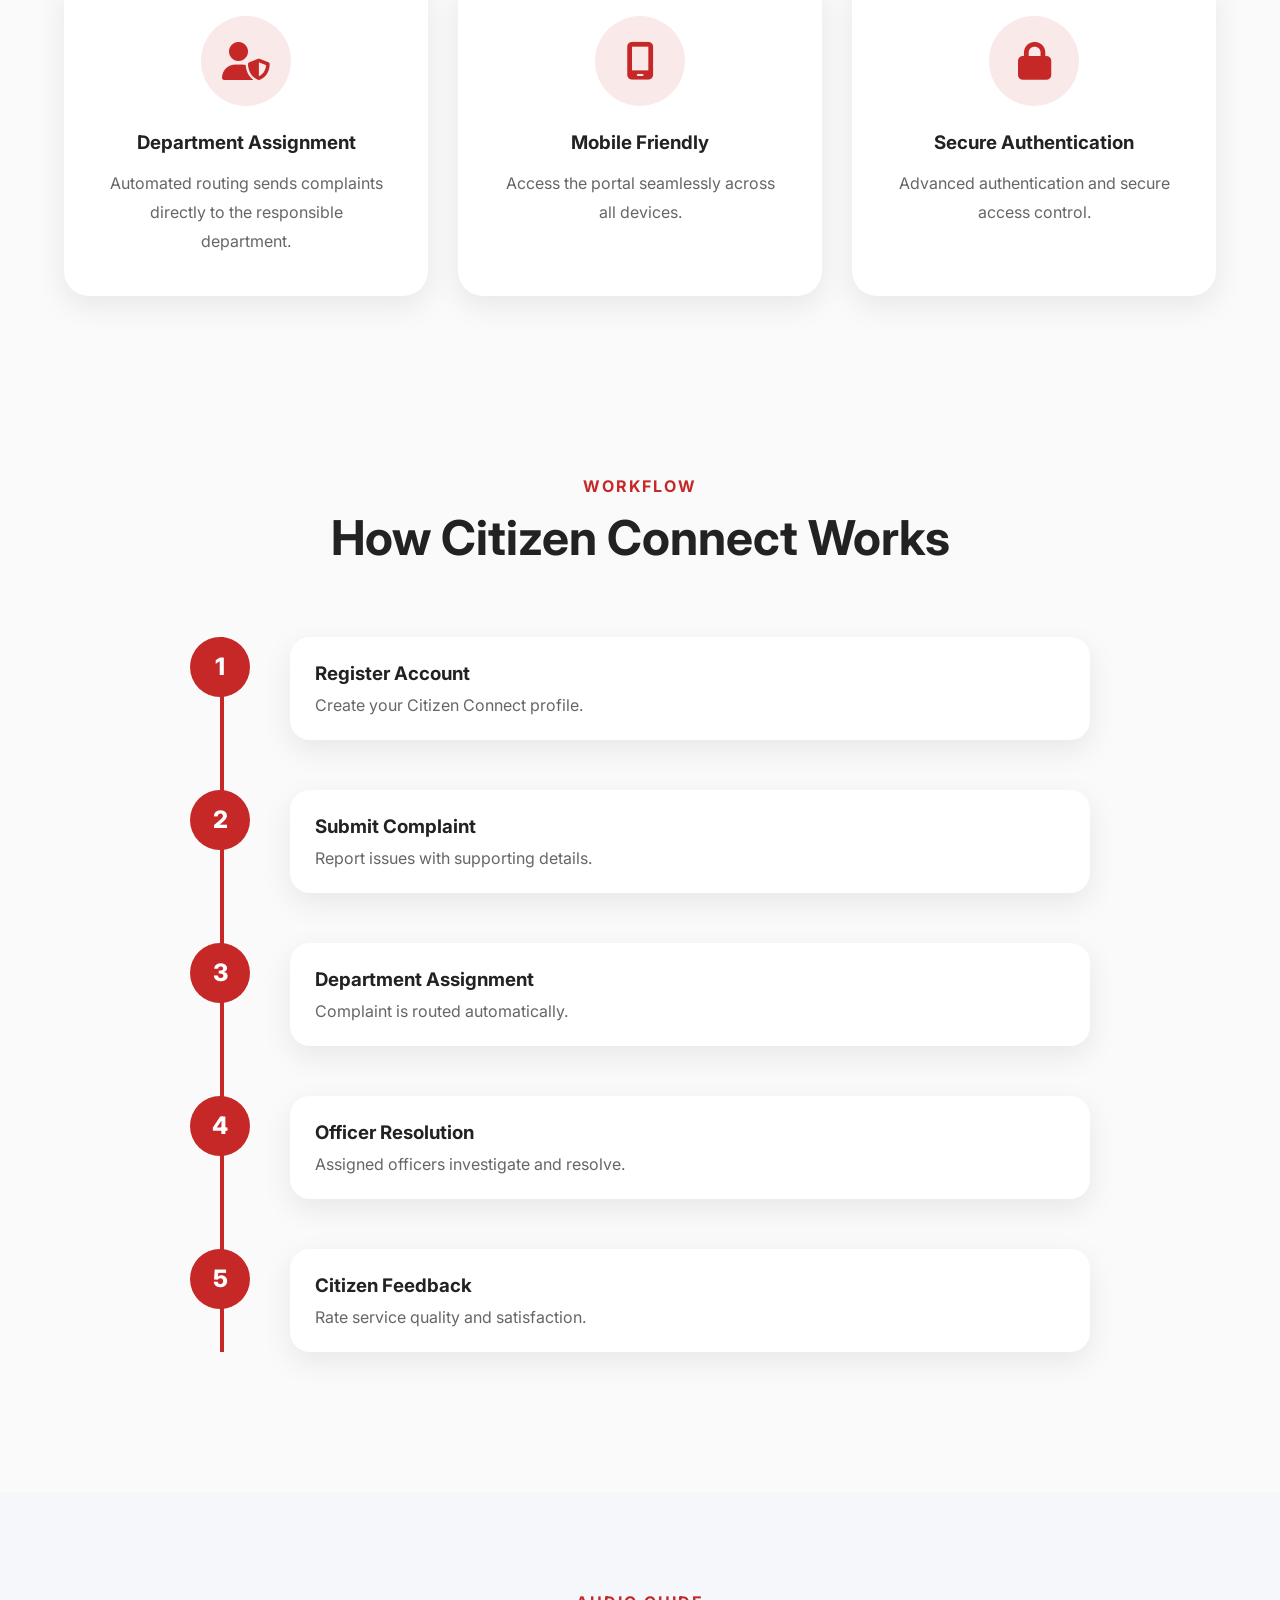
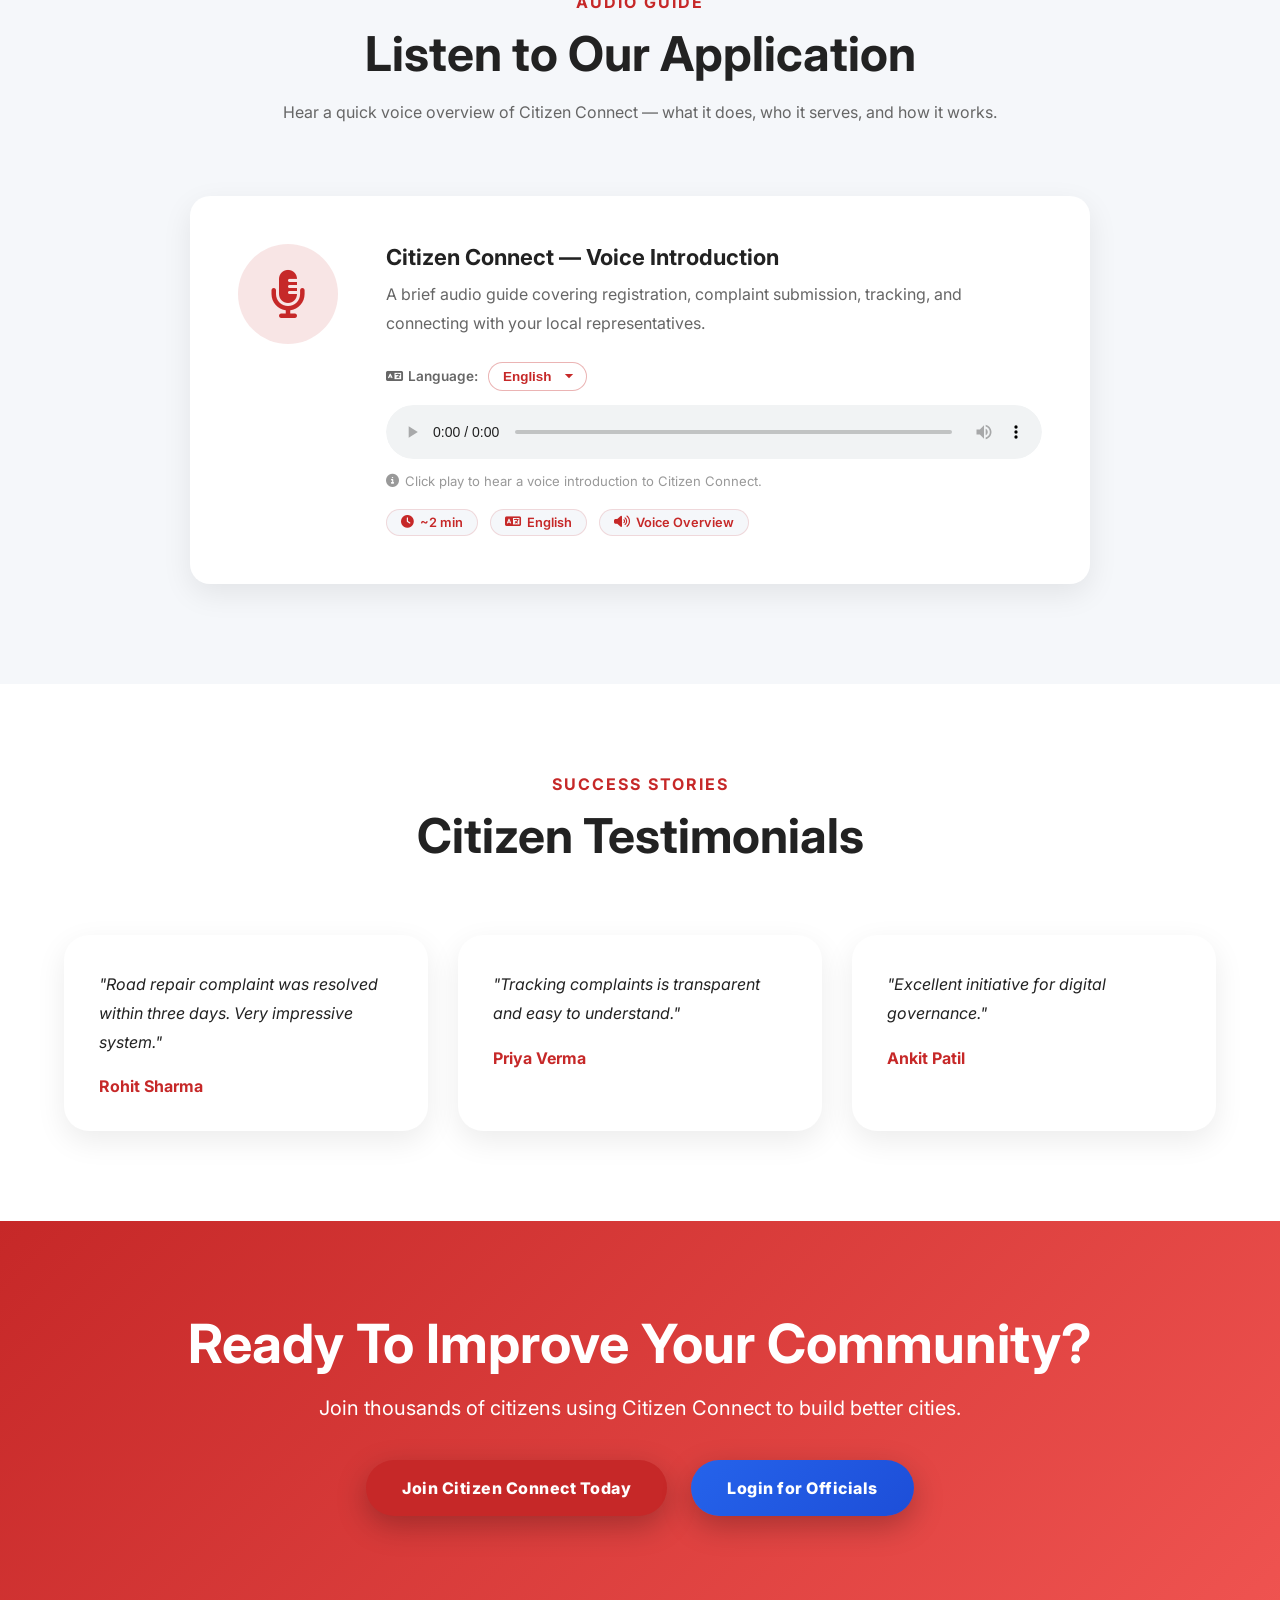
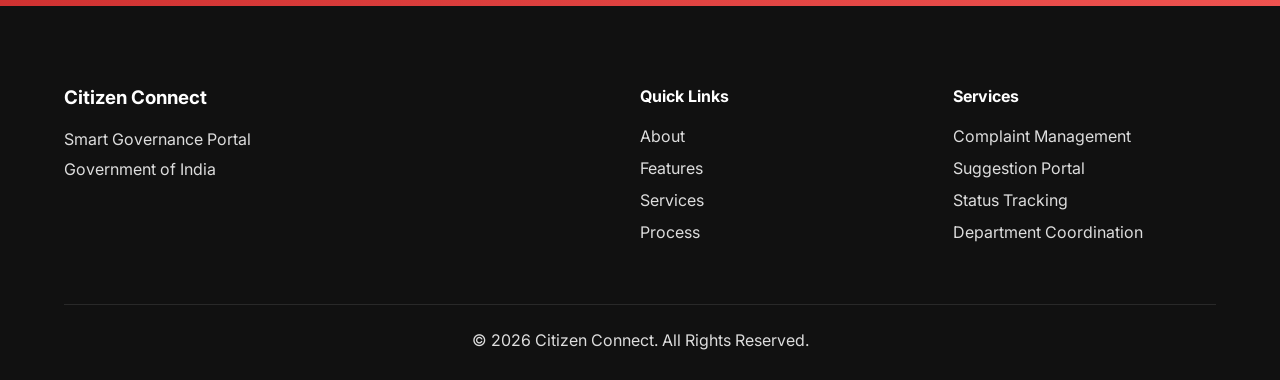
<file: frontend/home/home.html>
<!DOCTYPE html>
<html lang="en">

<head>

    <meta charset="UTF-8">
    <meta name="viewport" content="width=device-width, initial-scale=1.0">

    <title>Citizen Connect | Smart Governance Portal</title>

    <link rel="stylesheet" href="home.css">

    <link rel="preconnect" href="https://fonts.googleapis.com">

    <link href="https://fonts.googleapis.com/css2?family=Inter:wght@300;400;500;600;700;800;900&display=swap" rel="stylesheet">

    <link rel="stylesheet"
          href="https://cdnjs.cloudflare.com/ajax/libs/font-awesome/6.5.2/css/all.min.css">

</head>

<body>

<!-- LOADER -->

<div id="loader">

    <div class="loader-content">

        <div class="spinner"></div>

        <h2>Citizen Connect</h2>

        <p>Smart Governance Portal</p>

    </div>

</div>

<!-- PARTICLES -->

<div id="particles"></div>

<!-- NAVBAR -->

<header class="navbar">

    <div class="container nav-container">

        <div class="logo">

            <div class="logo-icon">
                <i class="fa-solid fa-landmark"></i>
            </div>

            <div>

                <h2>Citizen Connect</h2>

                <span>Smart Governance Portal</span>

            </div>

        </div>

        <ul class="nav-links">

            <li><a href="#about">About GramPanchayat</a></li>

            <li><a href="#features">Features</a></li>

            <li><a href="#stakeholders">Services</a></li>

            <li><a href="#process">Process</a></li>

            <li><a href="#contact">Contact</a></li>

        </ul>

        <div class="mobile-menu" id="mobileMenu">

    <a href="#about">About GramPanchayat</a>

    <a href="#features">Features</a>

    <a href="#stakeholders">Services</a>

    <a href="#process">Process</a>

    <a href="#contact">Contact</a>

    <a href="#"
       onclick="openRolePopup('officials'); return false;"
       class="mobile-login-btn">

        Login for Officials

    </a>

</div>


        <div class="nav-actions">

            <a href="#" onclick="openRolePopup('officials'); return false;" class="btn btn-outline">
                Login for Officials
            </a>

        </div>

        <button class="hamburger" id="hamburgerBtn">
    <i class="fa-solid fa-bars"></i>
</button>

    </div>

</header>

<!-- HERO -->

<section class="hero">

    <div id="particles"></div>

    <div class="hero-overlay"></div>

    <div class="container hero-container">

        <div class="hero-content">

            <div class="hero-badge">

                Government of India • Digital Governance Initiative

            </div>

            <h1>

    Ambale Grampanchayat

</h1>

<h3><strong>Taluka Purandar, District Pune</strong></h3>

            <p>

                Empowering citizens through transparent governance,
                efficient complaint management, suggestion tracking,
                and real-time communication between citizens,
                departments, administrators, and public representatives.

            </p>


            <a href="#listen" class="nav-listen-link">

    <span class="nav-listen-icon">
        <i class="fa-solid fa-microphone-lines"></i>

        <span class="sound-wave">
            <span></span>
            <span></span>
            <span></span>
            <span></span>
        </span>
    </span>

    Listen to our application

</a>

           <div class="hero-buttons">

    <a href="./login/citizen/citizen-register.html" class="btn btn-secondary">
        <i class="fa-solid fa-user-plus"></i>
        Register as a Citizen
    </a>

    <a href="./login/citizen/citizen-login.html" class="btn btn-glass">
        <i class="fa-solid fa-right-to-bracket"></i>
        Login as a Citizen
    </a>

</div>

        </div>

    </div>

</section>

<!-- SLIDER -->

<section class="slider-section">

    <div class="slider-wrapper">

        <div class="slider-track">

            <div class="slide">🏛 Smart Governance</div>

            <div class="slide">📢 Voice Your Concerns</div>

            <div class="slide">🚧 Report Civic Problems</div>

            <div class="slide">📊 Track Resolution Progress</div>

            <div class="slide">🤝 Connect Citizens & Government</div>

        </div>

    </div>

</section>

<!-- ABOUT -->

<section id="about" class="section">

    <div class="container">

        <div class="section-header">

           <span>ABOUT GRAMPANCHAYAT</span>

<h2>Ambale Grampanchayat</h2>

<p>
    Learn about the elected representatives and administrative staff serving Ambale Grampanchayat, Taluka Purandar, District Pune.
</p>

        </div>

   
<div class="gp-profile">

    <!-- Government Header -->

    <div class="gp-header">

    <div class="gp-header-top">
        🇮🇳 Government of Maharashtra
    </div>

    <div class="gp-header-body">

        <div class="gp-icon">
            <i class="fa-solid fa-landmark-dome"></i>
        </div>

        <div class="gp-details">

            <h3>Ambale Grampanchayat</h3>

            <p class="gp-location">
                Taluka Purandar • District Pune • Maharashtra
            </p>

            <div class="gp-info">

                <div>
                    <i class="fa-solid fa-location-dot"></i>
                    Ambale, Pune
                </div>

                <div>
                    <i class="fa-solid fa-phone"></i>
                    9356209317
                </div>

                <div>
                    <i class="fa-solid fa-clock"></i>
                    Mon - Sat | 10:00 AM - 5:00 PM
                </div>

            </div>

        </div>

    </div>

</div>

    <!-- Leadership -->

    <div class="gp-card">

        <div class="gp-card-title">

            <i class="fa-solid fa-crown"></i>

            <h4>Leadership</h4>

        </div>

       <div class="leader-grid">

    <div class="leader-card">

        <div class="leader-avatar">
            <i class="fa-solid fa-user-tie"></i>
        </div>

        <h3>Rajashree Namdev Thorat</h3>

        <span class="leader-role">
            Sarpanch
        </span>

        <p>
            <i class="fa-solid fa-phone"></i>
            9356209317
        </p>

    </div>

    <div class="leader-card">

        <div class="leader-avatar">
            <i class="fa-solid fa-user-tie"></i>
        </div>

        <h3>Sachin Dattatray Darekar</h3>

        <span class="leader-role">
            Up-Sarpanch
        </span>

        <p>
            <i class="fa-solid fa-phone"></i>
            9657028926
        </p>

    </div>

</div>

    </div>

</div>

<!-- Gram Panchayat Members -->

<div class="gp-card">

    <div class="gp-card-title">

        <i class="fa-solid fa-users"></i>

        <h4>Gram Panchayat Members</h4>

    </div>

    <table class="gp-table">

        <thead>

            <tr>

                <th>No.</th>

                <th>Member Name</th>

                <th>Mobile No.</th>

            </tr>

        </thead>

        <tbody>

            <tr>
                <td>01</td>
                <td>Vitthal Ramchandra Jagtap</td>
                <td>9767609292</td>
            </tr>

            <tr>
                <td>02</td>
                <td>Muktabai Dnyanoba Jagtap</td>
                <td>9011895252</td>
            </tr>

            <tr>
                <td>03</td>
                <td>Ajit Dilip Jagtap</td>
                <td>9665520306</td>
            </tr>

            <tr>
                <td>04</td>
                <td>Madhukar Mahadev Dhole</td>
                <td>—</td>
            </tr>

            <tr>
                <td>05</td>
                <td>Sangita Mohan Kunjir</td>
                <td>—</td>
            </tr>

            <tr>
                <td>06</td>
                <td>Gouri Rahul Kunjir</td>
                <td>8209676084</td>
            </tr>

            <tr>
                <td>07</td>
                <td>Sarsvati Yashvant Shendge</td>
                <td>—</td>
            </tr>

        </tbody>

    </table>

</div>

<!-- Administrative Staff -->

<div class="gp-card">

    <div class="gp-card-title">

        <i class="fa-solid fa-building"></i>

        <h4>Administrative Staff</h4>

    </div>

    <table class="gp-table">

        <thead>

            <tr>

                <th>Designation</th>

                <th>Name</th>

                <th>Mobile No.</th>

            </tr>

        </thead>

        <tbody>

            <tr>

                <td>Gram Sevak</td>

                <td>Goroba Vitthal Wadwale</td>

                <td>9405100569</td>

            </tr>

            <tr>

                <td>Shipai</td>

                <td>Ashok Eknath Thorat</td>

                <td>—</td>

            </tr>

            <tr>

                <td>Shipai</td>

                <td>Rajendra Eknath Badhe</td>

                <td>9527684389</td>

            </tr>

            <tr>

                <td>Talathi</td>

                <td>--</td>

                <td>--</td>

            </tr>

        </tbody>

    </table>

</div>



    </div>

</section>
    <!-- SERVICES -->

<section id="stakeholders" class="section">

    <div class="container">

        <div class="section-header">

            <span>PLATFORM USERS</span>

            <h2>Stakeholders</h2>

        </div>

        <div class="services-grid">

            <!-- Citizen -->

           <div class="service-card"
     onclick="openRolePopup('citizen')">

                <i class="fa-solid fa-users"></i>

                <h3>Citizens</h3>

                <p>
                    Raise complaints, provide
                    suggestions and track progress.
                </p>

            </div>

            <!-- Admin -->

            <div class="service-card"
     onclick="openRolePopup('admin')">

                <i class="fa-solid fa-user-tie"></i>

                <h3>Administrators</h3>

                <p>
                    Manage complaints,
                    departments and assignments.
                </p>

            </div>

            <!-- Politician -->

            <div class="service-card"
     onclick="openRolePopup('politician')">

                <i class="fa-solid fa-landmark"></i>

                <h3>Politicians</h3>

                <p>
                    Monitor public issues
                    and governance performance.
                </p>

            </div>

        </div>

    </div>

</section>

    <!-- STATISTICS -->

    <section class="stats-section">

        <div class="container">

            <div class="stats-grid">

                <div class="stat-card">

                    <h2 class="counter" data-target="50000">0</h2>

                    <p>Registered Citizens</p>

                </div>

                <div class="stat-card">

                    <h2 class="counter" data-target="18500">0</h2>

                    <p>Complaints Resolved</p>

                </div>

                <div class="stat-card">

                    <h2 class="counter" data-target="250">0</h2>

                    <p>Departments Connected</p>

                </div>

                <div class="stat-card">

                    <h2 class="counter" data-target="98">0</h2>

                    <p>% Satisfaction Rate</p>

                </div>

            </div>

        </div>

    </section>

    <!-- FEATURES SECTION -->

    <section id="features" class="section features-section">

        <div class="container">

            <div class="section-header">

                <span>CORE FEATURES</span>

                <h2>Everything Citizens Need</h2>

                <p>
                    Modern tools designed to simplify citizen-government
                    interaction and improve service delivery.
                </p>

            </div>

            <div class="features-grid">

                <div class="feature-card">

                    <div class="feature-icon">
                        <i class="fa-solid fa-location-dot"></i>
                    </div>

                    <h3>Raise Complaints</h3>

                    <p>
                        Submit civic issues related to roads,
                        water supply, sanitation, electricity,
                        transportation and more.
                    </p>

                </div>

                <div class="feature-card">

                    <div class="feature-icon">
                        <i class="fa-solid fa-lightbulb"></i>
                    </div>

                    <h3>Give Suggestions</h3>

                    <p>
                        Share valuable ideas to improve
                        public services and community
                        development.
                    </p>

                </div>

                <div class="feature-card">

                    <div class="feature-icon">
                        <i class="fa-solid fa-chart-line"></i>
                    </div>

                    <h3>Track Status</h3>

                    <p>
                        Monitor complaint progress in
                        real time with complete transparency.
                    </p>

                </div>

                <div class="feature-card">

                    <div class="feature-icon">
                        <i class="fa-solid fa-user-shield"></i>
                    </div>

                    <h3>Department Assignment</h3>

                    <p>
                        Automated routing sends complaints
                        directly to the responsible department.
                    </p>

                </div>

                <div class="feature-card">

                    <div class="feature-icon">
                        <i class="fa-solid fa-mobile-screen"></i>
                    </div>

                    <h3>Mobile Friendly</h3>

                    <p>
                        Access the portal seamlessly
                        across all devices.
                    </p>

                </div>

                <div class="feature-card">

                    <div class="feature-icon">
                        <i class="fa-solid fa-lock"></i>
                    </div>

                    <h3>Secure Authentication</h3>

                    <p>
                        Advanced authentication and
                        secure access control.
                    </p>

                </div>

            </div>

        </div>

    </section>

    <!-- PROCESS -->

    <section id="process" class="section process-section">

        <div class="container">

            <div class="section-header">

                <span>WORKFLOW</span>

                <h2>How Citizen Connect Works</h2>

            </div>

            <div class="timeline">

                <div class="timeline-item">

                    <div class="timeline-number">1</div>

                    <div class="timeline-content">

                        <h3>Register Account</h3>

                        <p>
                            Create your Citizen Connect profile.
                        </p>

                    </div>

                </div>

                <div class="timeline-item">

                    <div class="timeline-number">2</div>

                    <div class="timeline-content">

                        <h3>Submit Complaint</h3>

                        <p>
                            Report issues with supporting details.
                        </p>

                    </div>

                </div>

                <div class="timeline-item">

                    <div class="timeline-number">3</div>

                    <div class="timeline-content">

                        <h3>Department Assignment</h3>

                        <p>
                            Complaint is routed automatically.
                        </p>

                    </div>

                </div>

                <div class="timeline-item">

                    <div class="timeline-number">4</div>

                    <div class="timeline-content">

                        <h3>Officer Resolution</h3>

                        <p>
                            Assigned officers investigate and resolve.
                        </p>

                    </div>

                </div>

                <div class="timeline-item">

                    <div class="timeline-number">5</div>

                    <div class="timeline-content">

                        <h3>Citizen Feedback</h3>

                        <p>
                            Rate service quality and satisfaction.
                        </p>

                    </div>

                </div>

            </div>

        </div>

    </section>

    <!-- LISTEN TO OUR APPLICATION -->

    <section id="listen" class="section listen-section">

        <div class="container">

            <div class="section-header">

                <span>AUDIO GUIDE</span>

                <h2>Listen to Our Application</h2>

                <p>
                    Hear a quick voice overview of Citizen Connect —
                    what it does, who it serves, and how it works.
                </p>

            </div>

            <div class="listen-card">

                <div class="listen-icon-wrap">
                    <div class="listen-pulse"></div>
                    <i class="fa-solid fa-microphone-lines listen-main-icon"></i>
                </div>

                <div class="listen-content">

                    <h3>Citizen Connect — Voice Introduction</h3>

                    <p>
                        A brief audio guide covering registration,
                        complaint submission, tracking, and connecting
                        with your local representatives.
                    </p>

                    <div class="listen-audio-wrap">

                        <div class="listen-lang-row">
                            <label for="listenLangSelect" class="listen-lang-label">
                                <i class="fa-solid fa-language"></i> Language:
                            </label>
                            <select id="listenLangSelect" class="listen-lang-select" onchange="switchListenLang(this.value)">
                                <option value="english" selected>English</option>
                                <option value="hindi">Hindi</option>
                                <option value="marathi">Marathi</option>
                            </select>
                        </div>

                        <audio controls class="listen-audio" id="listenAudio">
                            <source id="listenAudioSrc" src="shared/Citizen_Connect_VoiceClip  (English).m4a" type="audio/mp4" />
                            Your browser does not support the audio element.
                        </audio>
                        <p class="listen-audio-note">
                            <i class="fa-solid fa-circle-info"></i>
                            Click play to hear a voice introduction to Citizen Connect.
                        </p>
                    </div>

                    <div class="listen-tags">
                        <span><i class="fa-solid fa-clock"></i> ~2 min</span>
                        <span id="listenLangTag"><i class="fa-solid fa-language"></i> English</span>
                        <span><i class="fa-solid fa-volume-high"></i> Voice Overview</span>
                    </div>

                </div>

            </div>

        </div>

    </section>

    <!-- TESTIMONIALS -->

    <section class="section testimonial-section">

        <div class="container">

            <div class="section-header">

                <span>SUCCESS STORIES</span>

                <h2>Citizen Testimonials</h2>

            </div>

            <div class="testimonial-slider">

                <div class="testimonial-card">

                    <p>
                        "Road repair complaint was resolved within
                        three days. Very impressive system."
                    </p>

                    <h4>Rohit Sharma</h4>

                </div>

                <div class="testimonial-card">

                    <p>
                        "Tracking complaints is transparent
                        and easy to understand."
                    </p>

                    <h4>Priya Verma</h4>

                </div>

                <div class="testimonial-card">

                    <p>
                        "Excellent initiative for digital governance."
                    </p>

                    <h4>Ankit Patil</h4>

                </div>

            </div>

        </div>

    </section>

    <!-- CTA -->

    <section class="cta-section">

        <div class="container">

            <h2>

                Ready To Improve Your Community?

            </h2>

            <p>

                Join thousands of citizens using
                Citizen Connect to build better cities.

            </p>

            <div class="hero-buttons">

                <a href="#stakeholders"
   class="btn btn-primary">

    Join Citizen Connect Today

</a>

<a href="#" onclick="openRolePopup('officials'); return false;"
   class="btn btn-secondary">

    Login for Officials

</a>

            </div>

        </div>

    </section>

    <!-- FOOTER -->

    <footer id="contact">

        <div class="container">

            <div class="footer-grid">

                <div>

                    <h3>Citizen Connect</h3>

                    <p>
                        Smart Governance Portal
                    </p>

                    <p>
                        Government of India
                    </p>

                </div>

                <div>

                    <h4>Quick Links</h4>

                    <ul>

                        <li><a href="#about">About</a></li>

                        <li><a href="#features">Features</a></li>

                        <li><a href="#stakeholders">Services</a></li>

                        <li><a href="#process">Process</a></li>

                    </ul>

                </div>

                <div>

                    <h4>Services</h4>

                    <ul>

                        <li>Complaint Management</li>

                        <li>Suggestion Portal</li>

                        <li>Status Tracking</li>

                        <li>Department Coordination</li>

                    </ul>

                </div>

            </div>

            <div class="footer-bottom">

                © 2026 Citizen Connect.
                All Rights Reserved.

            </div>

        </div>

    </footer>

<!-- ROLE POPUP -->

<div class="role-popup-overlay" id="rolePopup">

    <div class="role-popup">

        <span class="close-popup"
              onclick="closeRolePopup()">
            &times;
        </span>

        <h2 id="popupTitle">
            Welcome
        </h2>

        <div id="popupContent">

        </div>

    </div>

</div>

<!-- NESTED POPUP (Politician Portal from Officials flow) -->

<div class="role-popup-overlay nested-popup-overlay" id="nestedPopup">

    <div class="role-popup">

        <span class="close-popup"
              onclick="closeNestedPopup()">
            &times;
        </span>

        <h2 id="nestedPopupTitle">
            Politician Portal
        </h2>

        <div id="nestedPopupContent">

        </div>

    </div>

</div>

    <!-- GO TO HOME FLOATING BUTTON -->
    <button id="goToHomeBtn" aria-label="Go to top of page" onclick="scrollToHome()">
        <i class="fa-solid fa-house"></i>
        <span>Go to Home</span>
    </button>

    <script src="home.js"></script>
    <script>
    /* ---- Listen section language switcher ---- */
    var _listenClips = {
        english: "shared/Citizen_Connect_VoiceClip  (English).m4a",
        hindi:   "shared/Citizen_Connect_VoiceClip  (Hindi).m4a",
        marathi: "shared/Citizen_Connect_VoiceClip  (Marathi).m4a"
    };
    var _listenLangLabels = {
        english: "English",
        hindi:   "Hindi",
        marathi: "Marathi"
    };
    function switchListenLang(lang) {
        var audio  = document.getElementById("listenAudio");
        var src    = document.getElementById("listenAudioSrc");
        var tag    = document.getElementById("listenLangTag");
        if (!audio || !src) return;
        var wasPlaying = !audio.paused;
        var currentTime = audio.currentTime;
        src.src = _listenClips[lang] || _listenClips.english;
        audio.load();
        if (wasPlaying) {
            audio.currentTime = 0;
            audio.play();
        }
        if (tag) {
            tag.innerHTML = '<i class="fa-solid fa-language"></i> ' + (_listenLangLabels[lang] || "English");
        }
    }
    </script>
    <!-- GO TO HOME: scroll visibility + smooth scroll -->
    <script>
    (function () {
        var btn = document.getElementById('goToHomeBtn');
        // Show after user scrolls past ~80% of the viewport height
        var threshold = window.innerHeight * 0.8;

        window.addEventListener('scroll', function () {
            threshold = window.innerHeight * 0.8; // recalc on resize too
            if (window.scrollY > threshold) {
                btn.classList.add('visible');
            } else {
                btn.classList.remove('visible');
            }
        }, { passive: true });

        window.scrollToHome = function () {
            window.scrollTo({ top: 0, behavior: 'smooth' });
        };
    })();
    </script>

</body>
</html>
</file>
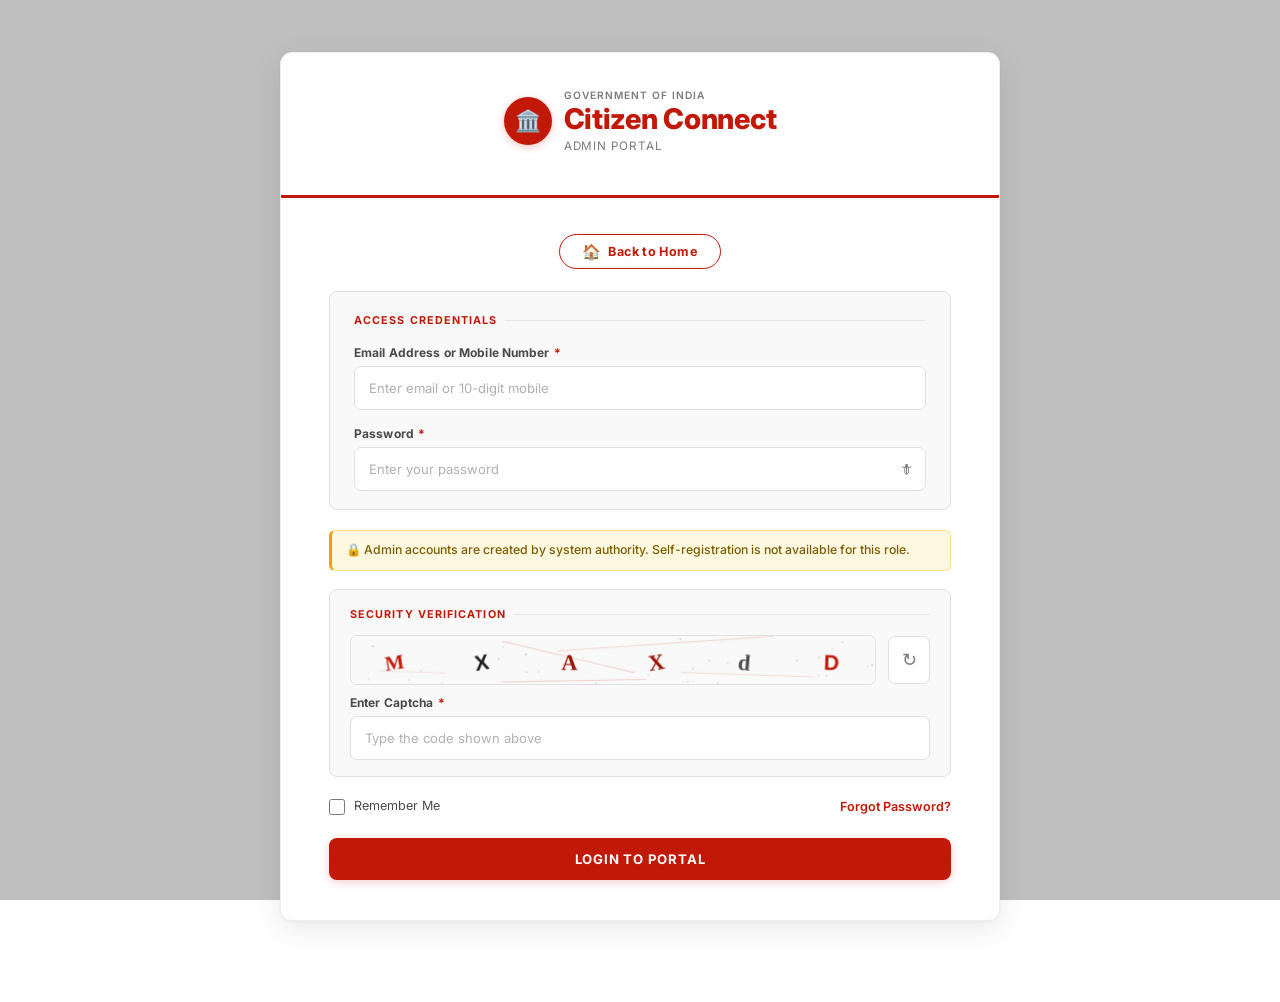
<file: frontend/home/login/admin/admin-login.html>
<!DOCTYPE html>
<html lang="en">
<head>
  <meta charset="UTF-8" />
  <meta name="viewport" content="width=device-width, initial-scale=1.0" />
  <title>Citizen Connect — Admin Login</title>
  <link rel="stylesheet" href="admin-login.css" />
</head>
<body>

  <!-- Background -->
  <div class="bg-overlay"></div>

  <!-- Main Wrapper -->
  <div class="page-wrapper">

    <!-- ===== LOGIN CARD ===== -->
    <div class="card" id="loginCard">
      <div class="card-header">
        <div class="header-logo-row">
          <div class="header-emblem">🏛️</div>
          <div class="header-text-block">
            <span class="gov-badge">Government of India</span>
            <h1 class="portal-title">Citizen Connect</h1>
            <p class="portal-subtitle">Admin Portal</p>
          </div>
        </div>
        <div class="divider"></div>
      </div>

      <div class="card-body">

 <!-- Back to Home -->
        <div class="back-to-home-wrap">
          <a href="../../home.html" class="back-to-home-btn">
            <span class="back-home-icon">🏠</span> Back to Home
          </a>
        </div>

        <form id="loginForm" novalidate>

          <div class="form-section">
            <div class="form-section-title">Access Credentials</div>

            <div class="form-group">
              <label for="loginEmail"><strong>Email Address or Mobile Number</strong> <span class="req">*</span></label>
              <input type="text" id="loginEmail" placeholder="Enter email or 10-digit mobile" required />
            </div>

            <div class="form-group">
              <label for="loginPassword"><strong>Password</strong> <span class="req">*</span></label>
              <div class="input-icon-wrap">
                <input type="password" id="loginPassword" placeholder="Enter your password" required />
                <span class="toggle-pw" onclick="togglePassword('loginPassword', this)">🗡</span>
              </div>
            </div>
          </div>

          <!-- Admin notice -->
          <div class="admin-notice">
            🔒 Admin accounts are created by system authority. Self-registration is not available for this role.
          </div>

          <!-- ===== CAPTCHA SECTION ===== -->
          <div class="captcha-section">
            <div class="captcha-section-title">Security Verification</div>

            <div class="captcha-display-row">
              <div class="captcha-box" id="captchaBox" aria-label="Captcha code">
                <canvas id="captchaCanvas" width="180" height="48" aria-hidden="true"></canvas>
              </div>
              <button type="button" class="captcha-refresh-btn" onclick="generateCaptcha()" title="Refresh captcha" aria-label="Refresh captcha">
                <span class="captcha-refresh-icon">&#x21BB;</span>
              </button>
            </div>

            <div class="form-group" style="margin-top:10px;">
              <label for="captchaInput"><strong>Enter Captcha</strong> <span class="req">*</span></label>
              <input type="text" id="captchaInput" placeholder="Type the code shown above" autocomplete="off" maxlength="6" />
            </div>
          </div>

          <div class="form-row-between">
            <label class="checkbox-label">
              <input type="checkbox" id="rememberMe" />
              Remember Me
            </label>
            <a href="#" class="link-text">Forgot Password?</a>
          </div>

          <div class="error-msg" id="loginError"></div>

          <button type="submit" class="btn-primary">Login to Portal</button>
        </form>
      </div>
    </div>

    <!-- Footer -->
    <div class="page-footer">
      &copy; 2026 Citizen Connect &mdash; Smart Governance Portal &nbsp;|&nbsp; All Rights Reserved
    </div>

  </div><!-- end page-wrapper -->


    <script src="../../shared/button-loading.js"></script>
  <script src="admin-login.js"></script>
</body>
</html>
</file>
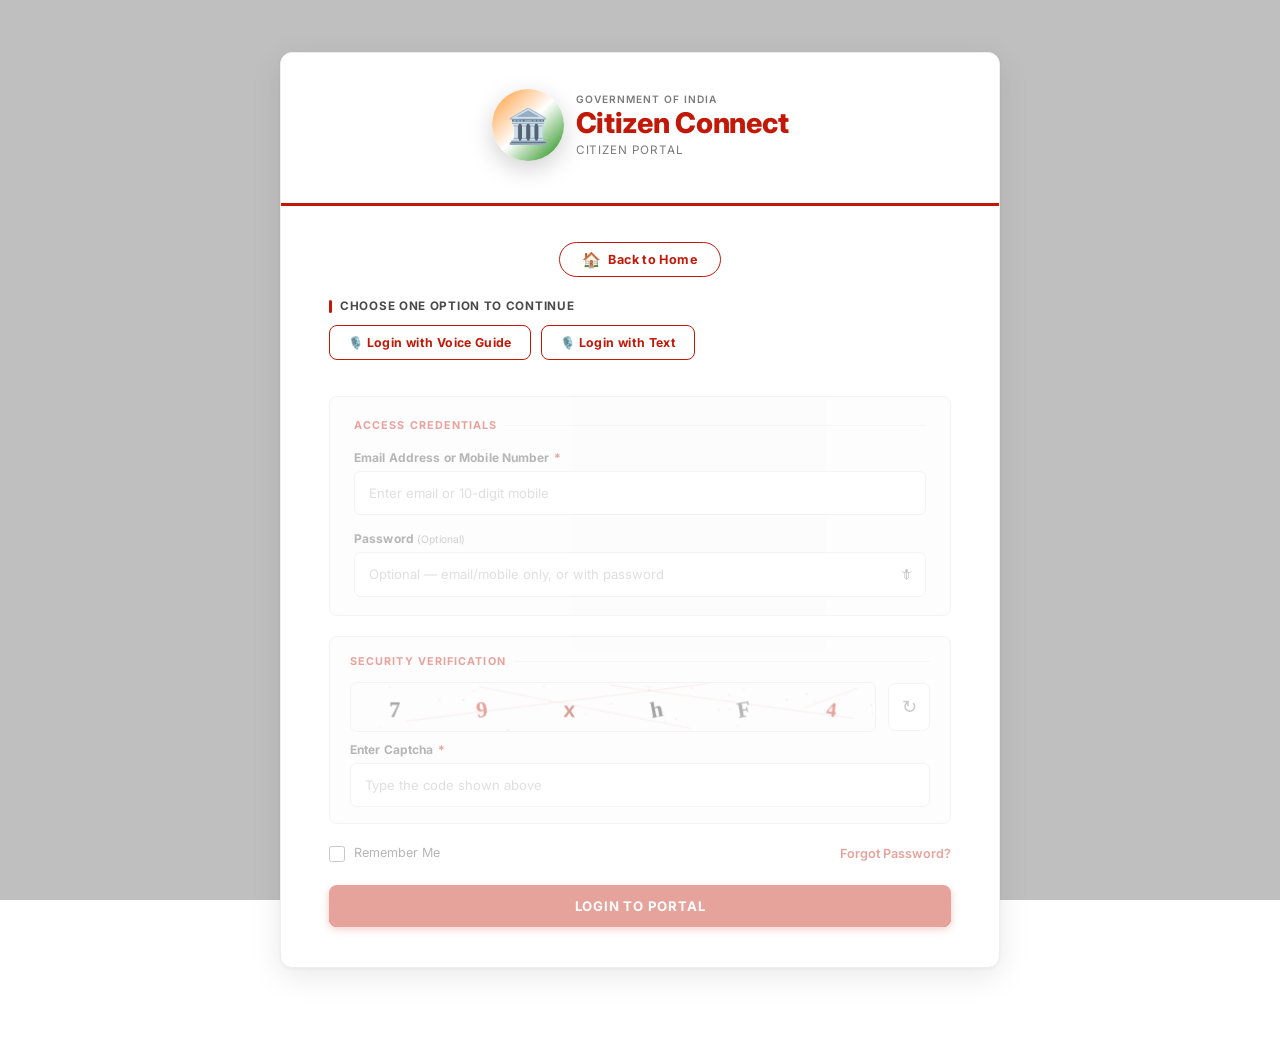
<file: frontend/home/login/citizen/citizen-login.html>
<!DOCTYPE html>
<html lang="en">
<head>
  <meta charset="UTF-8" />
  <meta name="viewport" content="width=device-width, initial-scale=1.0" />
  <title>Citizen Connect — Citizen Login</title>
  <link rel="stylesheet" href="citizen-login.css" />
  <link rel="stylesheet"
href="https://cdnjs.cloudflare.com/ajax/libs/font-awesome/6.7.2/css/all.min.css">
</head>
<body>

  <!-- Background -->
  <div class="bg-overlay"></div>

  <!-- Main Wrapper -->
  <div class="page-wrapper">

    <!-- ===== LOGIN CARD ===== -->
    <div class="card" id="loginCard">
      <div class="card-header">
        <div class="header-logo-row">
          <div class="header-emblem">🏛️</div>
          <div class="header-text-block">
            <span class="gov-badge">Government of India</span>
            <h1 class="portal-title">Citizen Connect</h1>
            <p class="portal-subtitle">Citizen Portal</p>
          </div>
        </div>
        <div class="divider"></div>
      </div>

      <div class="card-body">

        <!-- Back to Home -->
        <div class="back-to-home-wrap">
          <a href="../../home.html" class="back-to-home-btn">
            <span class="back-home-icon">🏠</span> Back to Home
          </a>
        </div>

        <form id="loginForm" novalidate>

          <!-- ===== MODE SELECTION HEADING ===== -->
          <p class="vg-mode-heading">Choose one option to continue</p>

          <!-- ===== LOGIN VOICE / TEXT TOGGLE ===== -->
          <div class="vg-login-btn-row">
            <button type="button" id="loginBtnVoice" class="vg-start-btn" onclick="loginSetMode('voice')" aria-label="Login with voice guide">
              &#x1F399;&#xFE0F; Login with Voice Guide
            </button>
            <button type="button" id="loginBtnText" class="vg-start-btn vg-start-btn--text-offset" onclick="loginSetMode('text')" aria-label="Login with text">
              &#x1F399;&#xFE0F; Login with Text
            </button>
          </div>

          <!-- form-body-lock: disabled until voice/text is chosen -->
          <div class="form-body-lock" id="loginFormBody">

          <div class="form-section">
            <div class="form-section-title">Access Credentials</div>

            <div class="form-group">
              <label for="loginEmail"><strong>Email Address or Mobile Number</strong> <span class="req">*</span></label>
              <input type="text" id="loginEmail" placeholder="Enter email or 10-digit mobile" required />
              <button type="button" class="vs-mic-btn login-mic" id="loginEmailMic" data-group="loginEmail" title="Speak Email or Mobile" aria-label="Speak Email or Mobile" style="display:none;" onclick="loginMicField('loginEmail','email-or-mobile',this)">
                <span class="vs-mic-icon">&#x1F399;&#xFE0F;</span>
                <span class="vs-mic-label">Speak Email or Mobile</span>
                <span class="vs-mic-status" id="loginEmailMicStatus"></span>
              </button>
            </div>

            <div class="form-group">
              <label for="loginPassword"><strong>Password</strong> <span style="font-weight:400;color:#888;font-size:0.85em;">(Optional)</span></label>
              <div class="input-icon-wrap">
                <input type="password" id="loginPassword" placeholder="Optional — email/mobile only, or with password" />
                <span class="toggle-pw" onclick="togglePassword('loginPassword', this)">🗡</span>
              </div>
              <button type="button" class="vs-mic-btn login-mic" id="loginPasswordMic" data-group="loginPassword" title="Speak Password" aria-label="Speak Password" style="display:none;" onclick="loginMicField('loginPassword','password',this)">
                <span class="vs-mic-icon">&#x1F399;&#xFE0F;</span>
                <span class="vs-mic-label">Speak Password</span>
                <span class="vs-mic-status" id="loginPasswordMicStatus"></span>
              </button>
            </div>
          </div>

          <!-- ===== CAPTCHA SECTION ===== -->
          <div class="captcha-section">
            <div class="captcha-section-title">Security Verification</div>

            <div class="captcha-display-row">
              <div class="captcha-box" id="captchaBox" aria-label="Captcha code">
                <canvas id="captchaCanvas" width="180" height="48" aria-hidden="true"></canvas>
              </div>
              <button type="button" class="captcha-refresh-btn" onclick="generateCaptcha()" title="Refresh captcha" aria-label="Refresh captcha">
                <span class="captcha-refresh-icon">&#x21BB;</span>
              </button>
              <!-- Speaker button — reads captcha aloud -->
              <button type="button" class="vs-mic-btn login-mic" id="loginCaptchaSpeak" data-group="captchaSpeak" title="Hear Captcha" aria-label="Hear Captcha" style="display:none;" onclick="loginSpeakCaptcha(this)">
                <span class="vs-mic-icon">&#x1F50A;</span>
                <span class="vs-mic-label">Hear Captcha</span>
                <span class="vs-mic-status" id="loginCaptchaSpeakStatus"></span>
              </button>
            </div>

            <div class="form-group" style="margin-top:10px;">
              <label for="captchaInput"><strong>Enter Captcha</strong> <span class="req">*</span></label>
              <input type="text" id="captchaInput" placeholder="Type the code shown above" autocomplete="off" maxlength="6" />
              <button type="button" class="vs-mic-btn login-mic" id="loginCaptchaMic" data-group="captchaInput" title="Speak Captcha" aria-label="Speak Captcha" style="display:none;" onclick="loginMicField('captchaInput','captcha',this)">
                <span class="vs-mic-icon">&#x1F399;&#xFE0F;</span>
                <span class="vs-mic-label">Speak Captcha</span>
                <span class="vs-mic-status" id="loginCaptchaMicStatus"></span>
              </button>
            </div>
          </div>

          <div class="form-row-between">
            <label class="checkbox-label">
              <input type="checkbox" id="rememberMe" />
              Remember Me
            </label>
            <a href="#" class="link-text">Forgot Password?</a>
          </div>

          <div class="error-msg" id="loginError"></div>

          <button type="submit" class="btn-primary">Login to Portal</button>

          </div><!-- end form-body-lock -->

        </form>
      </div>
    </div>

    <!-- ===== SUCCESS CARD (used by JS after login) ===== -->
    <div class="card hidden" id="successCard">
      <div class="card-header">
        <div class="header-logo-row">
          <div class="header-emblem">
    <i class="fa-solid fa-landmark"></i>
</div>
          <div class="header-text-block">
            <span class="gov-badge">Government of India</span>
            <h1 class="portal-title">Citizen Connect</h1>
            <p class="portal-subtitle">Login Complete</p>
          </div>
        </div>
        <div class="divider"></div>
      </div>
      <div class="success-content">
     <div class="success-animation">

    <div class="success-ring">

        <div class="success-check">
            <i class="fa-solid fa-landmark success-gov-icon"></i>
        </div>

    </div>

    <div class="success-sparkles">
        <span></span>
        <span></span>
        <span></span>
        <span></span>
        <span></span>
        <span></span>
    </div>

</div>

<h2 class="success-welcome-title">

    Welcome to

</h2>

<h1 class="success-welcome">

    Gram Panchayat Ambale

</h1>

<p class="success-tagline">

    Smart Governance Portal

</p>

<div class="success-divider"></div>

<p class="success-title">

    <i class="fa-solid fa-circle-check"></i>

    Login Successful

</p>
       
        <p class="success-redirect" id="successRedirectText">
    Redirecting to dashboard<span class="dots"></span>
</p>

<div class="progress-bar-wrap" id="progressBarWrap">
    <div class="progress-bar" id="progressBar"></div>
</div>

<button
    id="successOkBtn"
    class="btn btn-primary"
    style="display:none;margin-top:20px;">
    OK
</button>

      </div>
    </div>

    <!-- ===== REGISTER CARD (hidden — kept so JS doesn't break) ===== -->
    <div class="card hidden" id="registerCard"></div>

    <!-- Footer -->
    <div class="page-footer">
      &copy; 2026 Citizen Connect &mdash; Smart Governance Portal &nbsp;|&nbsp; All Rights Reserved
    </div>

  </div><!-- end page-wrapper -->

    <script src="../../shared/button-loading.js"></script>
  <script src="citizen-login.js"></script>
  <script src="../../shared/voice-assistant.js"></script>
</body>
</html>
</file>
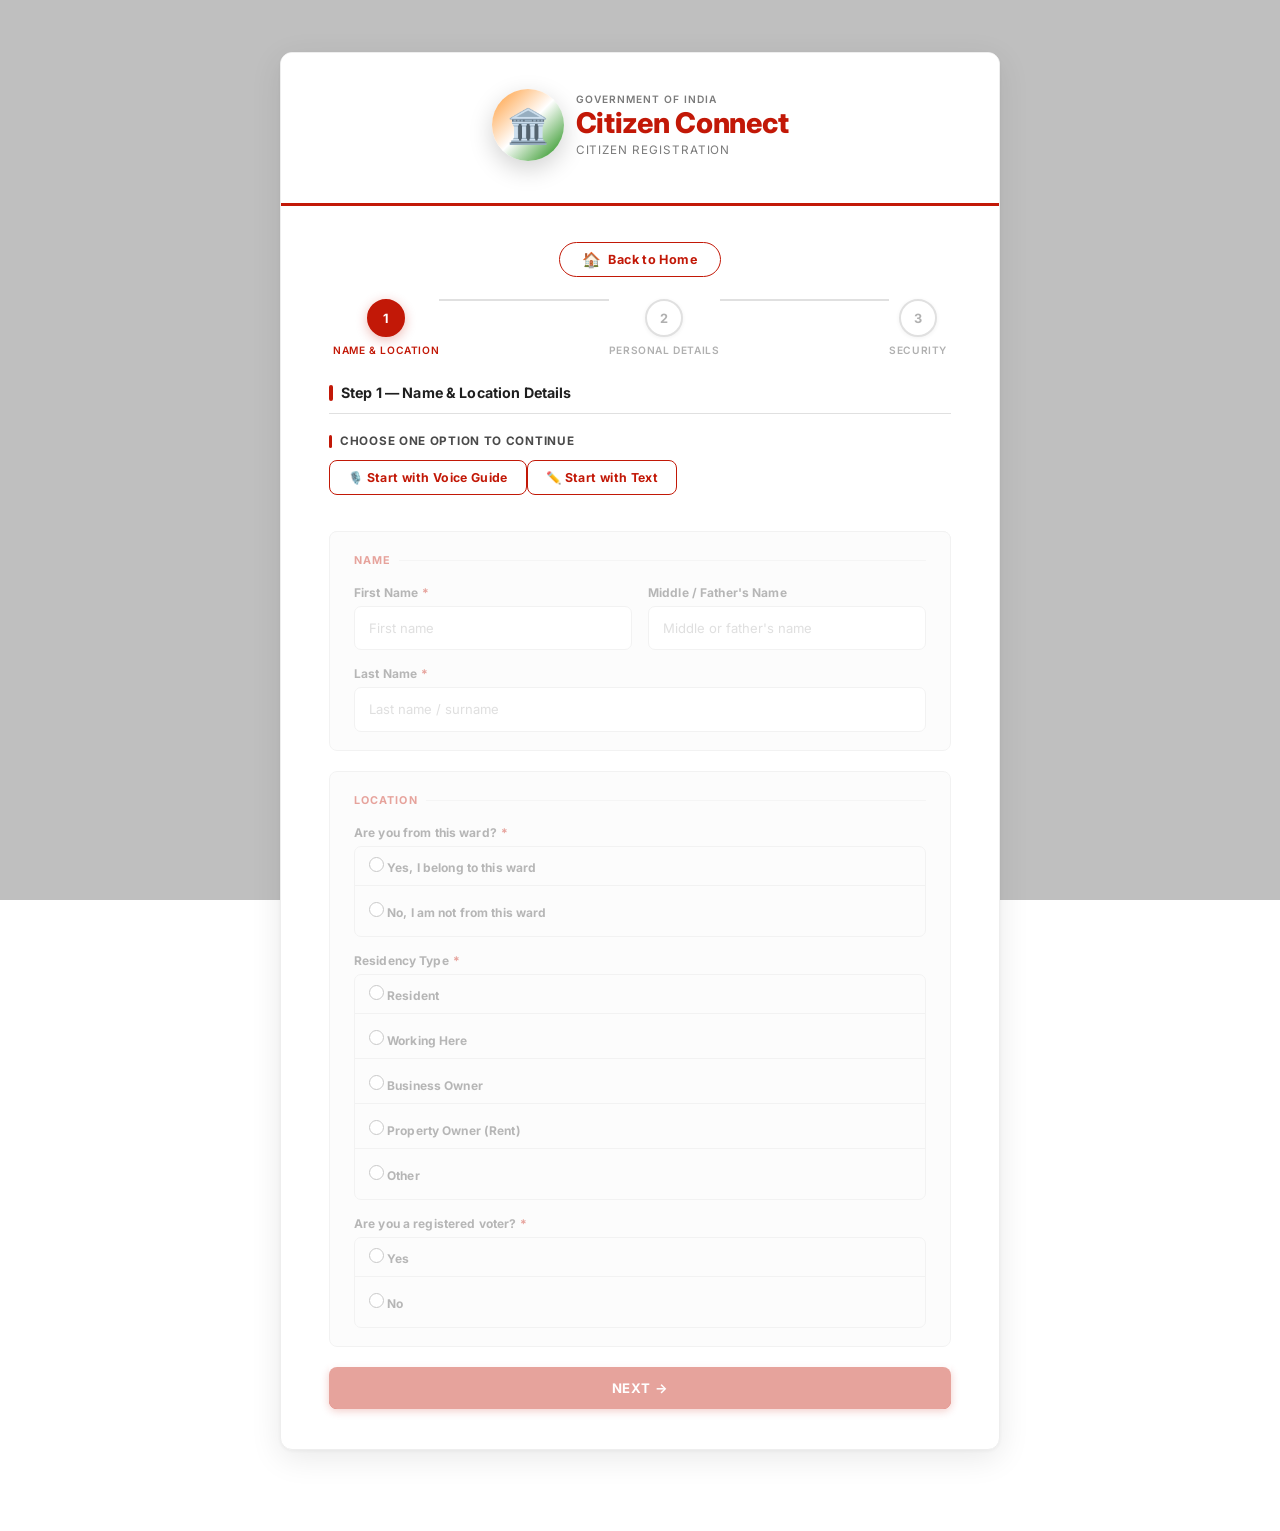
<file: frontend/home/login/citizen/citizen-register.html>
<!DOCTYPE html>
<html lang="en">
<head>
  <meta charset="UTF-8" />
  <meta name="viewport" content="width=device-width, initial-scale=1.0" />
  <title>Citizen Connect — Citizen Registration</title>
  <link rel="stylesheet" href="citizen-login.css" />
</head>
<body>

  <!-- Background -->
  <div class="bg-overlay"></div>

  <!-- Main Wrapper -->
  <div class="page-wrapper">

    <!-- ===== LOGIN CARD (hidden — kept so JS doesn't break) ===== -->
    <div class="card hidden" id="loginCard"></div>

    <!-- ===== REGISTER CARD ===== -->
    <div class="card" id="registerCard">
      <div class="card-header">
        <div class="header-logo-row">
          <div class="header-emblem">🏛️</div>
          <div class="header-text-block">
            <span class="gov-badge">Government of India</span>
            <h1 class="portal-title">Citizen Connect</h1>
            <p class="portal-subtitle">Citizen Registration</p>
          </div>
        </div>
        <div class="divider"></div>
      </div>

      <div class="card-body">

        <!-- Back to Home -->
        <div class="back-to-home-wrap">
          <a href="../../home.html" class="back-to-home-btn">
            <span class="back-home-icon">🏠</span> Back to Home
          </a>
        </div>

        <!-- ===== MODE SELECTION — above step indicator ===== -->
        <!-- Step Indicator -->
        <div class="step-indicator">
          <div class="step active" id="stepDot1">
            <div class="step-circle" id="stepCircle1">1</div>
            <div class="step-label" id="stepLabel1">Name &amp; Location</div>
          </div>
          <div class="step-line" id="stepLine1"></div>
          <div class="step inactive" id="stepDot2">
            <div class="step-circle" id="stepCircle2">2</div>
            <div class="step-label" id="stepLabel2">Personal Details</div>
          </div>
          <div class="step-line" id="stepLine2"></div>
          <div class="step inactive" id="stepDot3">
            <div class="step-circle" id="stepCircle3">3</div>
            <div class="step-label" id="stepLabel3">Security</div>
          </div>
        </div>

        <!-- ================================================================
             STEP 1 — Name & Location Details
             ================================================================ -->
        <div class="step-panel" id="step1">
          <h3 class="step-heading">Step 1 — Name &amp; Location Details</h3>

          <!-- Mode selection: heading + buttons directly below step title -->
          <p class="vg-mode-heading">Choose one option to continue</p>
          <div class="vg-login-btn-row">
            <button type="button" id="regBtnVoice" class="vg-start-btn" onclick="regSetMode('voice')" aria-label="Register with voice guide">
              &#x1F399;&#xFE0F; Start with Voice Guide
            </button>
            <button type="button" id="regBtnText" class="vg-start-btn" onclick="regSetMode('text')" aria-label="Register with text">
              &#x270F;&#xFE0F; Start with Text
            </button>
          </div>

          <!-- form-body-lock: all steps locked until mode is chosen -->
          <div class="form-body-lock" id="registerFormBody">

          <div class="form-section">
            <div class="form-section-title">Name</div>
            <div class="form-row-two">
              <div class="form-group">
                <label for="c-firstName"><strong>First Name</strong> <span class="req">*</span></label>
                <input type="text" id="c-firstName" placeholder="First name" />
              </div>
              <div class="form-group">
                <label for="c-middleName"><strong>Middle / Father's Name</strong></label>
                <input type="text" id="c-middleName" placeholder="Middle or father's name" />
              </div>
            </div>
            <div class="form-group">
              <label for="c-lastName"><strong>Last Name</strong> <span class="req">*</span></label>
              <input type="text" id="c-lastName" placeholder="Last name / surname" />
            </div>
          </div>

          <div class="form-section">
            <div class="form-section-title">Location</div>

            <div class="form-group">
              <label><strong>Are you from this ward?</strong> <span class="req">*</span></label>
              <div class="radio-group">
                <label class="radio-label">
                  <input type="radio" name="wardConfirm" value="yes" /> Yes, I belong to this ward
                </label>
                <label class="radio-label">
                  <input type="radio" name="wardConfirm" value="no" /> No, I am not from this ward
                </label>
              </div>
            </div>

            <div class="form-group">
              <label><strong>Residency Type</strong> <span class="req">*</span></label>
              <div class="radio-group">
                <label class="radio-label"><input type="radio" name="residentType" value="1" /> Resident</label>
                <label class="radio-label"><input type="radio" name="residentType" value="2" /> Working Here</label>
                <label class="radio-label"><input type="radio" name="residentType" value="3" /> Business Owner</label>
                <label class="radio-label"><input type="radio" name="residentType" value="4" /> Property Owner (Rent)</label>
                <label class="radio-label"><input type="radio" name="residentType" value="5" /> Other</label>
              </div>
            </div>

            <div class="form-group" id="voterQuestionGroup">
              <label><strong>Are you a registered voter?</strong> <span class="req">*</span></label>
              <div class="radio-group">
                <label class="radio-label">
                  <input type="radio" name="isVoter" value="yes" /> Yes
                </label>
                <label class="radio-label">
                  <input type="radio" name="isVoter" value="no" /> No
                </label>
              </div>
            </div>
          </div>

          <div class="error-msg" id="step1Error"></div>
          <div class="btn-row">
            <button type="button" class="btn-primary" onclick="nextStep(1)">Next &rarr;</button>
          </div>

          </div><!-- end form-body-lock -->
        </div>

        <!-- ================================================================
             STEP 2 — Personal Details
             ================================================================ -->
        <div class="step-panel hidden" id="step2">
          <h3 class="step-heading">Step 2 — Personal Details</h3>

          <div class="form-section">
            <div class="form-section-title">Identity</div>
            <div class="form-row-two">
              <div class="form-group">
                <label for="c-dob"><strong>Date of Birth</strong> <span class="req">*</span></label>
                <input type="date" id="c-dob" />
              </div>
              <div class="form-group">
                <label for="c-gender"><strong>Gender</strong> <span class="req">*</span></label>
                <select id="c-gender">
                  <option value="">— Select —</option>
                  <option value="male">Male</option>
                  <option value="female">Female</option>
                  <option value="other">Other</option>
                  <option value="prefer_not">Prefer not to say</option>
                </select>
              </div>
            </div>
          </div>

          <div class="form-section">
            <div class="form-section-title">Contact Details</div>

            <div class="form-group">
              <label for="c-mobile"><strong>Mobile Number</strong> <span class="req">*</span></label>
              <input type="tel" id="c-mobile" placeholder="10-digit mobile number" maxlength="10" />
            </div>

            <div class="form-group">
              <label for="c-whatsapp"><strong>WhatsApp Number</strong></label>
              <input type="tel" id="c-whatsapp" placeholder="10-digit WhatsApp number" maxlength="10" />
              <label class="checkbox-label" style="margin-top:8px;">
                <input type="checkbox" id="c-sameAsMobile" onchange="syncWhatsApp(this)" />
                Same as Mobile Number
              </label>
            </div>

            <div class="form-group">
              <label for="c-email"><strong>Email Address</strong> <span class="req">*</span></label>
              <input type="email" id="c-email" placeholder="Enter your email address" />
            </div>
          </div>

          <div class="error-msg" id="step2Error"></div>
          <div class="btn-row two-btns">
            <button type="button" class="btn-secondary" onclick="prevStep(2)">&larr; Back</button>
            <button type="button" class="btn-primary" onclick="nextStep(2)">Next &rarr;</button>
          </div>
        </div>

        <!-- ================================================================
             STEP 3 — Security Setup
             ================================================================ -->
        <div class="step-panel hidden" id="step3">
          <h3 class="step-heading">Step 3 — Set Password</h3>

          <div class="form-section">
            <div class="form-section-title">Security Setup</div>
            <div class="form-group">
              <label for="c-password"><strong>Password</strong> <span class="req">*</span></label>
              <div class="input-icon-wrap">
                <input type="password" id="c-password" placeholder="Minimum 6 characters" />
                <span class="toggle-pw" onclick="togglePassword('c-password', this)">🗡</span>
              </div>
              <div class="password-strength" id="pwStrength"></div>
            </div>
            <div class="form-group">
              <label for="c-confirmPassword"><strong>Confirm Password</strong> <span class="req">*</span></label>
              <div class="input-icon-wrap">
                <input type="password" id="c-confirmPassword" placeholder="Re-enter your password" />
                <span class="toggle-pw" onclick="togglePassword('c-confirmPassword', this)">🗡</span>
              </div>
            </div>
          </div>

          <!-- Registration CAPTCHA -->
          <div class="captcha-section">
            <div class="captcha-section-title">Security Verification</div>
            <div class="captcha-display-row">
              <div class="captcha-box" aria-label="Captcha code">
                <canvas id="regCaptchaCanvas" width="180" height="48" aria-hidden="true"></canvas>
              </div>
              <button type="button" class="captcha-refresh-btn" onclick="generateRegCaptcha()" title="Refresh captcha" aria-label="Refresh captcha">
                <span class="captcha-refresh-icon">&#x21BB;</span>
              </button>
            </div>
            <div class="form-group" style="margin-top:10px;">
              <label for="regCaptchaInput"><strong>Enter Captcha</strong> <span class="req">*</span></label>
              <input type="text" id="regCaptchaInput" placeholder="Type the code shown above" autocomplete="off" maxlength="6" />
            </div>
          </div>

          <div class="form-group" style="margin-top:4px;">
            <label class="checkbox-label">
              <input type="checkbox" id="c-acceptTerms" />
              I accept the <a href="#" class="link-text">Terms &amp; Conditions</a> and <a href="#" class="link-text">Privacy Policy</a>
            </label>
          </div>

          <div class="error-msg" id="step3Error"></div>
          <div class="btn-row two-btns">
            <button type="button" class="btn-secondary" onclick="prevStep(3)">&larr; Back</button>
            <button type="button" class="btn-primary" onclick="submitRegistration()">Register</button>
          </div>
        </div>

      </div><!-- end card-body -->
    </div>

    <!-- ===== SUCCESS CARD ===== -->
    <div class="card hidden" id="successCard">
      <div class="card-header">
        <div class="header-logo-row">
          <div class="header-emblem">✔</div>
          <div class="header-text-block">
            <span class="gov-badge">Government of India</span>
            <h1 class="portal-title">Citizen Connect</h1>
            <p class="portal-subtitle">Registration Complete</p>
          </div>
        </div>
        <div class="divider"></div>
      </div>
      <div class="success-content">
        <div class="success-check">✔</div>
        <h2 class="success-title">Registration Successful</h2>
        <p class="success-sub">Your account has been created successfully.</p>
        <p class="success-redirect">Redirecting to dashboard<span class="dots"></span></p>
        <div class="progress-bar-wrap">
          <div class="progress-bar" id="progressBar"></div>
        </div>
      </div>
    </div>

    <!-- Footer -->
    <div class="page-footer">
      &copy; 2026 Citizen Connect &mdash; Smart Governance Portal &nbsp;|&nbsp; All Rights Reserved
    </div>

  </div><!-- end page-wrapper -->

  <script src="citizen-login.js"></script>
  <script src="../../shared/voice-assistant.js"></script>
</body>
</html>
</file>
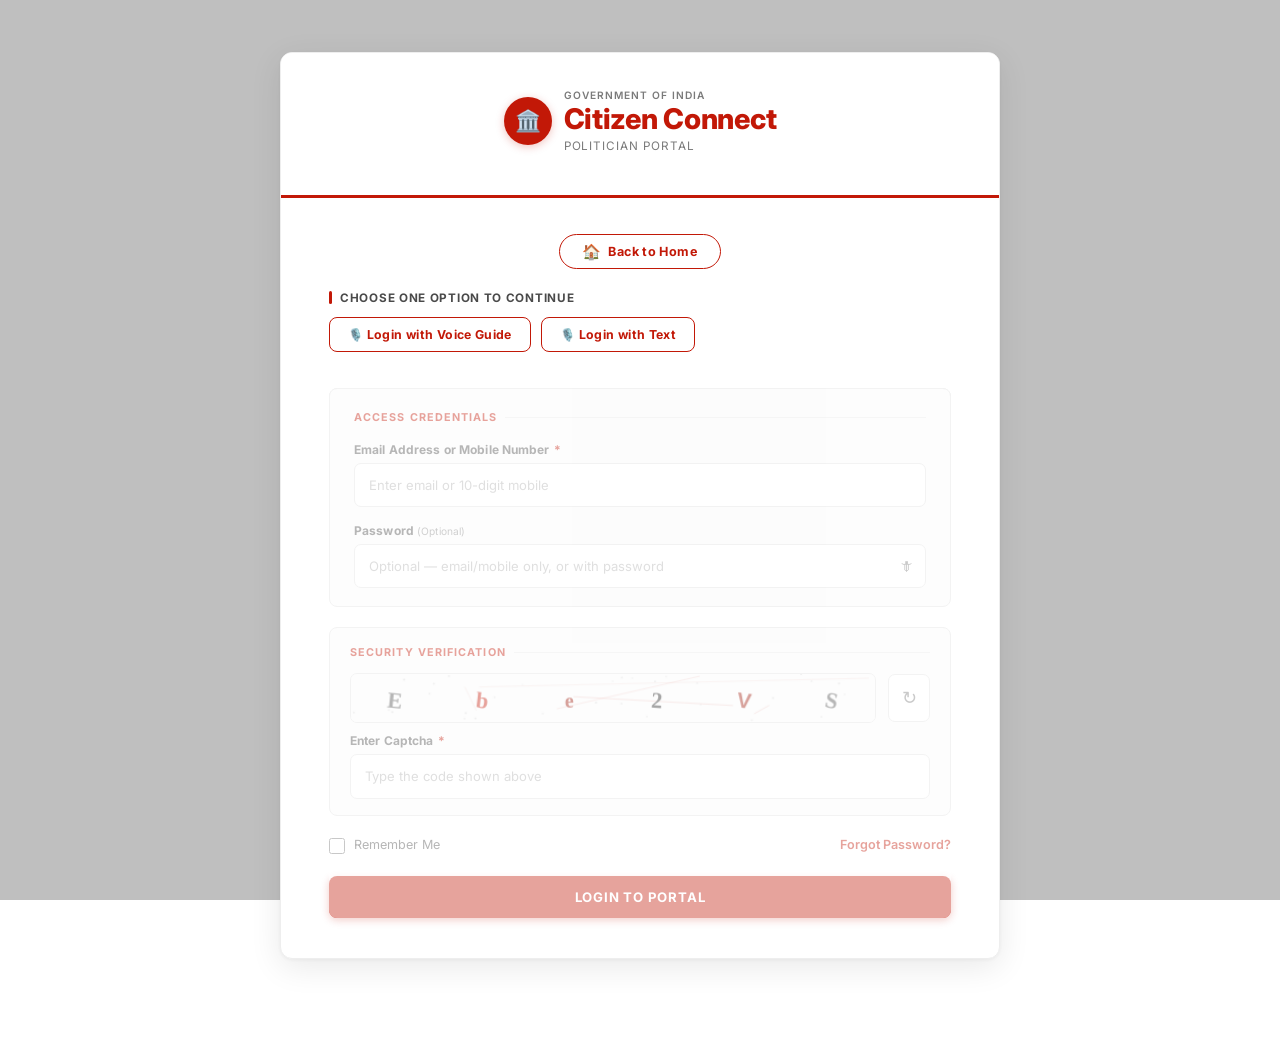
<file: frontend/home/login/politician/politician-login.html>
<!DOCTYPE html>
<html lang="en">
<head>
  <meta charset="UTF-8" />
  <meta name="viewport" content="width=device-width, initial-scale=1.0" />
  <title>Citizen Connect — Politician Login</title>
  <link rel="stylesheet" href="politician-login.css" />
</head>
<body>

  <!-- Background -->
  <div class="bg-overlay"></div>

  <!-- Main Wrapper -->
  <div class="page-wrapper">

    <!-- ===== LOGIN CARD ===== -->
    <div class="card" id="loginCard">
      <div class="card-header">
        <div class="header-logo-row">
          <div class="header-emblem">🏛️</div>
          <div class="header-text-block">
            <span class="gov-badge">Government of India</span>
            <h1 class="portal-title">Citizen Connect</h1>
            <p class="portal-subtitle">Politician Portal</p>
          </div>
        </div>
        <div class="divider"></div>
      </div>

      <div class="card-body">

        <!-- Back to Home -->
        <div class="back-to-home-wrap">
          <a href="../../home.html" class="back-to-home-btn">
            <span class="back-home-icon">🏠</span> Back to Home
          </a>
        </div>

        <form id="loginForm" novalidate>

          <!-- ===== MODE SELECTION HEADING ===== -->
          <p class="vg-mode-heading">Choose one option to continue</p>

          <!-- ===== LOGIN VOICE / TEXT TOGGLE ===== -->
          <div class="vg-login-btn-row">
            <button type="button" id="loginBtnVoice" class="vg-start-btn" onclick="loginSetMode('voice')" aria-label="Login with voice guide">
              &#x1F399;&#xFE0F; Login with Voice Guide
            </button>
            <button type="button" id="loginBtnText" class="vg-start-btn vg-start-btn--text-offset" onclick="loginSetMode('text')" aria-label="Login with text">
              &#x1F399;&#xFE0F; Login with Text
            </button>
          </div>

          <!-- form-body-lock: disabled until voice/text is chosen -->
          <div class="form-body-lock" id="loginFormBody">

          <div class="form-section">
            <div class="form-section-title">Access Credentials</div>

            <div class="form-group">
              <label for="loginEmail"><strong>Email Address or Mobile Number</strong> <span class="req">*</span></label>
              <input type="text" id="loginEmail" placeholder="Enter email or 10-digit mobile" required />
              <button type="button" class="vs-mic-btn login-mic" id="loginEmailMic" data-group="loginEmail" title="Speak Email or Mobile" aria-label="Speak Email or Mobile" style="display:none;" onclick="loginMicField('loginEmail','email-or-mobile',this)">
                <span class="vs-mic-icon">&#x1F399;&#xFE0F;</span>
                <span class="vs-mic-label">Speak Email or Mobile</span>
                <span class="vs-mic-status" id="loginEmailMicStatus"></span>
              </button>
            </div>

            <div class="form-group">
              <label for="loginPassword"><strong>Password</strong> <span style="font-weight:400;color:#888;font-size:0.85em;">(Optional)</span></label>
              <div class="input-icon-wrap">
                <input type="password" id="loginPassword" placeholder="Optional — email/mobile only, or with password" />
                <span class="toggle-pw" onclick="togglePassword('loginPassword', this)">🗡</span>
              </div>
              <button type="button" class="vs-mic-btn login-mic" id="loginPasswordMic" data-group="loginPassword" title="Speak Password" aria-label="Speak Password" style="display:none;" onclick="loginMicField('loginPassword','password',this)">
                <span class="vs-mic-icon">&#x1F399;&#xFE0F;</span>
                <span class="vs-mic-label">Speak Password</span>
                <span class="vs-mic-status" id="loginPasswordMicStatus"></span>
              </button>
            </div>
          </div>

          <!-- ===== CAPTCHA SECTION ===== -->
          <div class="captcha-section">
            <div class="captcha-section-title">Security Verification</div>

            <div class="captcha-display-row">
              <div class="captcha-box" id="captchaBox" aria-label="Captcha code">
                <canvas id="captchaCanvas" width="180" height="48" aria-hidden="true"></canvas>
              </div>
              <button type="button" class="captcha-refresh-btn" onclick="generateCaptcha()" title="Refresh captcha" aria-label="Refresh captcha">
                <span class="captcha-refresh-icon">&#x21BB;</span>
              </button>
              <!-- Speaker button — reads captcha aloud -->
              <button type="button" class="vs-mic-btn login-mic" id="loginCaptchaSpeak" data-group="captchaSpeak" title="Hear Captcha" aria-label="Hear Captcha" style="display:none;" onclick="loginSpeakCaptcha(this)">
                <span class="vs-mic-icon">&#x1F50A;</span>
                <span class="vs-mic-label">Hear Captcha</span>
                <span class="vs-mic-status" id="loginCaptchaSpeakStatus"></span>
              </button>
            </div>

            <div class="form-group" style="margin-top:10px;">
              <label for="captchaInput"><strong>Enter Captcha</strong> <span class="req">*</span></label>
              <input type="text" id="captchaInput" placeholder="Type the code shown above" autocomplete="off" maxlength="6" />
              <button type="button" class="vs-mic-btn login-mic" id="loginCaptchaMic" data-group="captchaInput" title="Speak Captcha" aria-label="Speak Captcha" style="display:none;" onclick="loginMicField('captchaInput','captcha',this)">
                <span class="vs-mic-icon">&#x1F399;&#xFE0F;</span>
                <span class="vs-mic-label">Speak Captcha</span>
                <span class="vs-mic-status" id="loginCaptchaMicStatus"></span>
              </button>
            </div>
          </div>

          <div class="form-row-between">
            <label class="checkbox-label">
              <input type="checkbox" id="rememberMe" />
              Remember Me
            </label>
            <a href="#" class="link-text">Forgot Password?</a>
          </div>

          <div class="error-msg" id="loginError"></div>

          <button type="submit" class="btn-primary">Login to Portal</button>

          </div><!-- end form-body-lock -->

        </form>

      </div>
    </div>

    <!-- ===== SUCCESS CARD (used by JS after login) ===== -->
    <div class="card hidden" id="successCard">
      <div class="card-header">
        <div class="header-logo-row">
          <div class="header-emblem">✔</div>
          <div class="header-text-block">
            <span class="gov-badge">Government of India</span>
            <h1 class="portal-title">Citizen Connect</h1>
            <p class="portal-subtitle">Login Complete</p>
          </div>
        </div>
        <div class="divider"></div>
      </div>
      <div class="success-content">
        <div class="success-check">✔</div>
        <h2 class="success-title">Login Successful</h2>
        <p class="success-sub">Welcome back to Citizen Connect.</p>
        <p class="success-redirect">Redirecting to dashboard<span class="dots"></span></p>
        <div class="progress-bar-wrap">
          <div class="progress-bar" id="progressBar"></div>
        </div>
      </div>
    </div>

    <!-- ===== REGISTER CARD (hidden — kept so JS doesn't break) ===== -->
    <div class="card hidden" id="registerCard"></div>

    <!-- Footer -->
    <div class="page-footer">
      &copy; 2026 Citizen Connect &mdash; Smart Governance Portal &nbsp;|&nbsp; All Rights Reserved
    </div>

  </div><!-- end page-wrapper -->

  <script src="politician-login.js"></script>
  <script src="../../shared/voice-assistant.js"></script>
</body>
</html>
</file>
<file: citizen/citizen-dashboard.css>
﻿@import url('https://fonts.googleapis.com/css2?family=Inter:wght@400;500;600;700;800&display=swap');

*, *::before, *::after { box-sizing: border-box; margin: 0; padding: 0; }

:root {
  --red: #C21807; --red-dark: #9B1405; --red-light: #FDECEA;
  --white: #FFFFFF; --text: #1F1F1F; --text-mid: #4A4A4A; --text-muted: #7A7A7A;
  --border: #E0E0E0; --bg: #F4F5F7; --bg-section: #F9F9F9;
  --shadow: 0 2px 12px rgba(0,0,0,0.07); --shadow-md: 0 4px 20px rgba(0,0,0,0.10);
  --radius: 10px; --radius-sm: 6px; --transition: 0.2s ease;
  --navbar-h: 64px; --sidebar-w: 230px;
}

html { font-size: 15px; scroll-behavior: smooth; }
body { font-family: 'Inter','Segoe UI',Arial,sans-serif; background: var(--bg); color: var(--text); min-height: 100vh; -webkit-font-smoothing: antialiased; }

/* ---- NAVBAR ---- */
.navbar {
  position: fixed; top: 0; left: 0; right: 0; height: var(--navbar-h);
  background: var(--white); border-bottom: 2px solid var(--red);
  display: flex; align-items: center; justify-content: space-between;
  padding: 0 24px; z-index: 100; box-shadow: 0 2px 8px rgba(0,0,0,0.06);
}
.navbar-left { display: flex; align-items: center; gap: 12px; }
.navbar-emblem { width: 38px; height: 38px; background: var(--red); border-radius: 50%; display: flex; align-items: center; justify-content: center; font-size: 1.1rem; flex-shrink: 0; }
.navbar-title { font-size: 1.05rem; font-weight: 800; color: var(--red); display: block; line-height: 1.2; }
.navbar-sub { font-size: 0.65rem; color: var(--text-muted); text-transform: uppercase; letter-spacing: 0.07em; display: block; }
.navbar-right { display: flex; align-items: center; gap: 16px; }
.navbar-user { display: flex; align-items: center; gap: 10px; }
.user-avatar { width: 36px; height: 36px; background: var(--red); color: #fff; border-radius: 50%; display: flex; align-items: center; justify-content: center; font-weight: 700; font-size: 0.95rem; flex-shrink: 0; }
.user-name { font-size: 0.85rem; font-weight: 700; color: var(--text); display: block; line-height: 1.2; }
.user-role { font-size: 0.68rem; color: var(--text-muted); display: block; }
.btn-logout { padding: 7px 16px; background: transparent; color: var(--red); border: 1.5px solid var(--red); border-radius: 6px; font-size: 0.8rem; font-weight: 700; cursor: pointer; transition: background var(--transition); }
.btn-logout:hover { background: var(--red-light); }

/* ---- LAYOUT ---- */
.layout { display: flex; padding-top: var(--navbar-h); min-height: 100vh; }

/* ---- SIDEBAR ---- */
.sidebar { width: var(--sidebar-w); background: var(--white); border-right: 1px solid var(--border); position: fixed; top: var(--navbar-h); bottom: 0; left: 0; overflow-y: auto; padding: 20px 0; z-index: 50; }
.sidebar-nav { display: flex; flex-direction: column; gap: 2px; padding: 0 12px; }
.nav-item { display: flex; align-items: center; gap: 10px; padding: 10px 14px; border-radius: var(--radius-sm); font-size: 0.86rem; font-weight: 500; color: var(--text-mid); text-decoration: none; transition: background var(--transition), color var(--transition); }
.nav-item:hover { background: var(--red-light); color: var(--red); }
.nav-item.active { background: var(--red); color: #fff; font-weight: 700; }
.nav-item.active .nav-icon { filter: brightness(10); }
.nav-icon { font-size: 1rem; flex-shrink: 0; width: 20px; text-align: center; }
.nav-divider { height: 1px; background: var(--border); margin: 10px 0; }

/* ---- MAIN CONTENT ---- */
.main-content { margin-left: var(--sidebar-w); flex: 1; padding: 32px 28px; min-height: calc(100vh - var(--navbar-h)); }

/* ---- PANELS ---- */
.panel { display: none; animation: panelIn 0.28s ease both; }
.panel.active { display: block; }
@keyframes panelIn { from { opacity: 0; transform: translateY(14px); } to { opacity: 1; transform: translateY(0); } }

/* ---- PAGE HEADER ---- */
.page-header { display: flex; align-items: flex-start; justify-content: space-between; margin-bottom: 24px; flex-wrap: wrap; gap: 12px; }
.page-title { font-size: 1.45rem; font-weight: 800; color: var(--text); line-height: 1.2; }
.page-subtitle { font-size: 0.83rem; color: var(--text-muted); margin-top: 4px; }
.page-date { font-size: 0.78rem; color: var(--text-muted); background: var(--white); border: 1px solid var(--border); padding: 6px 14px; border-radius: 20px; white-space: nowrap; align-self: center; }

/* ---- STATS GRID ---- */
.stats-grid { display: grid; grid-template-columns: repeat(4, 1fr); gap: 16px; margin-bottom: 28px; }
.stat-card { background: var(--white); border: 1px solid var(--border); border-radius: var(--radius); padding: 18px 20px; display: flex; align-items: center; gap: 14px; box-shadow: var(--shadow); position: relative; overflow: hidden; }
.stat-card::before { content: ''; position: absolute; top: 0; left: 0; width: 4px; height: 100%; background: var(--red); border-radius: 4px 0 0 4px; }
.stat-icon { width: 44px; height: 44px; border-radius: 10px; display: flex; align-items: center; justify-content: center; font-size: 1.3rem; flex-shrink: 0; }
.stat-body { flex: 1; }
.stat-number { font-size: 1.7rem; font-weight: 800; color: var(--text); line-height: 1; }
.stat-label { font-size: 0.75rem; color: var(--text-muted); margin-top: 3px; font-weight: 500; }
.stat-badge { position: absolute; top: 12px; right: 12px; font-size: 0.65rem; font-weight: 700; padding: 3px 8px; border-radius: 20px; text-transform: uppercase; letter-spacing: 0.04em; }
.stat-badge.pending { background: #FEF3C7; color: #92400E; }
.stat-badge.resolved { background: #D1FAE5; color: #065F46; }
.stat-badge.info { background: #DBEAFE; color: #1E40AF; }
.stat-badge.gold { background: #FEF9C3; color: #854D0E; }

/* ---- SECTION TITLE ---- */
.section-title { font-size: 0.78rem; font-weight: 700; text-transform: uppercase; letter-spacing: 0.08em; color: var(--text-muted); margin-bottom: 14px; }

/* ---- QUICK ACTIONS ---- */
.quick-actions { display: grid; grid-template-columns: repeat(3, 1fr); gap: 14px; margin-bottom: 8px; }
.quick-btn { background: var(--white); border: 1.5px solid var(--border); border-radius: var(--radius); padding: 18px 16px; display: flex; align-items: center; gap: 12px; font-size: 0.88rem; font-weight: 600; color: var(--text-mid); cursor: pointer; transition: border-color var(--transition), background var(--transition), transform 0.12s ease, box-shadow var(--transition); text-align: left; }
.quick-btn:hover { border-color: var(--red); background: var(--red-light); color: var(--red); transform: translateY(-2px); box-shadow: var(--shadow-md); }
.quick-icon { font-size: 1.4rem; flex-shrink: 0; }

/* ---- ACTIVITY LIST ---- */
.activity-list { background: var(--white); border: 1px solid var(--border); border-radius: var(--radius); overflow: hidden; box-shadow: var(--shadow); }
.activity-item { display: flex; align-items: flex-start; gap: 14px; padding: 16px 20px; border-bottom: 1px solid #F0F0F0; transition: background var(--transition); }
.activity-item:last-child { border-bottom: none; }
.activity-item:hover { background: #FAFAFA; }
.activity-dot { width: 10px; height: 10px; border-radius: 50%; flex-shrink: 0; margin-top: 5px; }
.activity-dot.complaint { background: var(--red); }
.activity-dot.suggestion { background: #2563EB; }
.activity-dot.resolved { background: #16a34a; }
.activity-title { font-size: 0.88rem; font-weight: 600; color: var(--text); }
.activity-meta { font-size: 0.76rem; color: var(--text-muted); margin-top: 3px; }
.badge-status { font-weight: 700; }
.pending-text { color: #D97706; }
.review-text { color: #2563EB; }
.resolved-text { color: #16a34a; }

/* ---- FORM CARD ---- */
.form-card { background: var(--white); border: 1px solid var(--border); border-radius: var(--radius); box-shadow: var(--shadow); overflow: hidden; max-width: 820px; }
.form-card-header { display: flex; align-items: center; gap: 14px; padding: 20px 28px; background: var(--bg-section); border-bottom: 1px solid var(--border); }
.form-card-icon { font-size: 1.6rem; }
.form-card-title { font-size: 1rem; font-weight: 700; color: var(--text); }
.form-card-sub { font-size: 0.75rem; color: var(--text-muted); margin-top: 2px; }
form { padding: 24px 28px; }

/* ---- FIELD GROUPS ---- */
.field-group { margin-bottom: 18px; }
.field-group label { display: block; font-size: 0.8rem; font-weight: 700; color: var(--text-mid); margin-bottom: 6px; }
.field-row-two { display: grid; grid-template-columns: 1fr 1fr; gap: 16px; }
.req { color: var(--red); }
.field-optional { font-size: 0.72rem; font-weight: 400; color: var(--text-muted); margin-left: 4px; }

input[type="text"], input[type="email"], input[type="tel"], select, textarea {
  width: 100%; padding: 11px 14px; border: 1.5px solid var(--border); border-radius: var(--radius-sm);
  font-size: 0.88rem; font-family: inherit; color: var(--text); background: #fff;
  transition: border-color var(--transition), box-shadow var(--transition); outline: none;
  appearance: none; -webkit-appearance: none; resize: vertical;
}
input:focus, select:focus, textarea:focus { border-color: var(--red); box-shadow: 0 0 0 3px rgba(194,24,7,0.09); }
input::placeholder, textarea::placeholder { color: #b8b8b8; font-size: 0.85rem; }
select { background-image: url("data:image/svg+xml,%3Csvg xmlns='http://www.w3.org/2000/svg' width='10' height='6' viewBox='0 0 10 6'%3E%3Cpath fill='%23888' d='M5 6L0 0h10z'/%3E%3C/svg%3E"); background-repeat: no-repeat; background-position: right 14px center; padding-right: 36px; cursor: pointer; }
.readonly-input { background: #F5F5F5; color: var(--text-muted); cursor: not-allowed; }

/* ---- CHAR COUNT ---- */
.char-count { font-size: 0.72rem; color: var(--text-muted); text-align: right; margin-top: 4px; }

/* ---- FILE DROP ZONE ---- */
.file-drop-zone { border: 2px dashed var(--border); border-radius: var(--radius-sm); padding: 22px; text-align: center; cursor: pointer; transition: border-color var(--transition), background var(--transition); background: #FAFAFA; }
.file-drop-zone:hover { border-color: var(--red); background: var(--red-light); }
.file-drop-icon { font-size: 1.5rem; margin-bottom: 6px; }
.file-drop-text { font-size: 0.85rem; font-weight: 600; color: var(--text-mid); }
.file-drop-hint { font-size: 0.72rem; color: var(--text-muted); margin-top: 3px; }
.file-name-display { margin-top: 8px; font-size: 0.8rem; color: #16a34a; font-weight: 600; padding: 6px 12px; background: #F0FDF4; border: 1px solid #BBF7D0; border-radius: 4px; }

/* ---- CHECKBOX ---- */
.checkbox-label-dash { display: flex; align-items: center; gap: 9px; font-size: 0.84rem; color: var(--text-mid); cursor: pointer; }
.checkbox-label-dash input[type="checkbox"] { width: 16px; height: 16px; accent-color: var(--red); cursor: pointer; flex-shrink: 0; }

/* ---- ERROR ---- */
.error-msg-dash { font-size: 0.81rem; color: #b91c1c; background: #FEF2F2; border: 1px solid #FECACA; border-left: 3px solid #C21807; padding: 9px 13px; border-radius: 6px; margin-bottom: 14px; display: flex; align-items: center; gap: 7px; }
.error-msg-dash::before { content: ''; flex-shrink: 0; }
.hidden { display: none !important; }

/* ---- FORM ACTIONS ---- */
.form-actions { display: flex; gap: 12px; justify-content: flex-end; margin-top: 8px; padding-top: 18px; border-top: 1px solid #F0F0F0; }
.btn-submit { width: 100%; padding: 12px 28px; background: var(--red); color: #fff; border: none; border-radius: 7px; font-size: 0.88rem; font-weight: 700; font-family: inherit; letter-spacing: 0.04em; text-transform: uppercase; cursor: pointer; transition: background var(--transition), box-shadow var(--transition), transform 0.12s ease; box-shadow: 0 2px 8px rgba(194,24,7,0.20); }
.btn-submit:hover { background: var(--red-dark); box-shadow: 0 4px 14px rgba(194,24,7,0.28); transform: translateY(-1px); }
.btn-submit:active { transform: translateY(0); }
.btn-outline { padding: 12px 22px; background: #fff; color: var(--red); border: 1.5px solid var(--red); border-radius: 7px; font-size: 0.88rem; font-weight: 700; font-family: inherit; letter-spacing: 0.04em; text-transform: uppercase; cursor: pointer; transition: background var(--transition); white-space: nowrap; }
.btn-outline:hover { background: var(--red-light); }

/* ---- FILTER BAR ---- */
.filter-bar { display: flex; gap: 12px; margin-bottom: 20px; flex-wrap: wrap; }
.filter-select { padding: 9px 14px; border: 1.5px solid var(--border); border-radius: var(--radius-sm); font-size: 0.84rem; font-family: inherit; color: var(--text); background: var(--white); cursor: pointer; min-width: 160px; appearance: none; -webkit-appearance: none; background-image: url("data:image/svg+xml,%3Csvg xmlns='http://www.w3.org/2000/svg' width='10' height='6' viewBox='0 0 10 6'%3E%3Cpath fill='%23888' d='M5 6L0 0h10z'/%3E%3C/svg%3E"); background-repeat: no-repeat; background-position: right 12px center; padding-right: 32px; }
.filter-search { flex: 1; padding: 9px 14px; border: 1.5px solid var(--border); border-radius: var(--radius-sm); font-size: 0.84rem; font-family: inherit; color: var(--text); min-width: 200px; }
.filter-search:focus, .filter-select:focus { border-color: var(--red); outline: none; box-shadow: 0 0 0 3px rgba(194,24,7,0.09); }

/* ---- ITEMS LIST ---- */
.items-list { display: flex; flex-direction: column; gap: 12px; }
.item-card { background: var(--white); border: 1px solid var(--border); border-radius: var(--radius); padding: 18px 20px; box-shadow: var(--shadow); transition: box-shadow var(--transition), transform 0.12s ease; }
.item-card:hover { box-shadow: var(--shadow-md); transform: translateY(-1px); }
.item-card-top { display: flex; align-items: flex-start; justify-content: space-between; gap: 12px; margin-bottom: 8px; }
.item-card-title { font-size: 0.92rem; font-weight: 700; color: var(--text); }
.item-card-cat { font-size: 0.72rem; font-weight: 600; color: var(--text-muted); margin-top: 3px; text-transform: uppercase; letter-spacing: 0.05em; }
.item-card-desc { font-size: 0.83rem; color: var(--text-mid); line-height: 1.55; margin-bottom: 12px; }
.item-card-footer { display: flex; align-items: center; gap: 12px; flex-wrap: wrap; }
.item-card-date { font-size: 0.74rem; color: var(--text-muted); }
.status-pill { font-size: 0.7rem; font-weight: 700; padding: 3px 10px; border-radius: 20px; text-transform: uppercase; letter-spacing: 0.04em; }
.status-pill.pending { background: #FEF3C7; color: #92400E; }
.status-pill.inprogress { background: #DBEAFE; color: #1E40AF; }
.status-pill.resolved { background: #D1FAE5; color: #065F46; }
.status-pill.review { background: #EDE9FE; color: #5B21B6; }
.status-pill.accepted { background: #DBEAFE; color: #1E40AF; }
.status-pill.implemented { background: #D1FAE5; color: #065F46; }
.status-pill.rejected { background: #FEE2E2; color: #991B1B; }
.priority-pill { font-size: 0.7rem; font-weight: 700; padding: 3px 10px; border-radius: 20px; }
.priority-pill.low { background: #F0FDF4; color: #166534; }
.priority-pill.medium { background: #FFFBEB; color: #92400E; }
.priority-pill.high { background: #FEF2F2; color: #991B1B; }
.item-empty { text-align: center; padding: 48px 20px; color: var(--text-muted); font-size: 0.88rem; background: var(--white); border: 1px solid var(--border); border-radius: var(--radius); }
.item-empty-icon { font-size: 2.5rem; margin-bottom: 12px; }

/* ---- PROFILE CARD ---- */
.profile-card { background: var(--white); border: 1px solid var(--border); border-radius: var(--radius); box-shadow: var(--shadow); overflow: hidden; max-width: 600px; }
.profile-avatar-section { background: var(--red); padding: 32px 28px; text-align: center; }
.profile-avatar { width: 72px; height: 72px; background: rgba(255,255,255,0.25); color: #fff; border-radius: 50%; display: flex; align-items: center; justify-content: center; font-size: 1.8rem; font-weight: 800; margin: 0 auto 12px; border: 3px solid rgba(255,255,255,0.5); }
.profile-name { font-size: 1.2rem; font-weight: 800; color: #fff; }
.profile-role-badge { display: inline-block; margin-top: 6px; font-size: 0.72rem; font-weight: 600; background: rgba(255,255,255,0.2); color: #fff; padding: 3px 12px; border-radius: 20px; letter-spacing: 0.05em; }
.profile-details { padding: 0; }
.profile-row { display: flex; align-items: center; padding: 14px 24px; border-bottom: 1px solid #F5F5F5; }
.profile-row:last-child { border-bottom: none; }
.profile-key { font-size: 0.78rem; font-weight: 700; color: var(--text-muted); text-transform: uppercase; letter-spacing: 0.05em; width: 160px; flex-shrink: 0; }
.profile-val { font-size: 0.88rem; font-weight: 500; color: var(--text); }

/* ---- TOAST ---- */
.toast { position: fixed; bottom: 28px; right: 28px; background: var(--text); color: #fff; padding: 13px 20px; border-radius: 8px; font-size: 0.86rem; font-weight: 600; display: flex; align-items: center; gap: 10px; box-shadow: 0 6px 24px rgba(0,0,0,0.18); z-index: 999; animation: toastIn 0.3s ease both; }
@keyframes toastIn { from { opacity: 0; transform: translateY(16px); } to { opacity: 1; transform: translateY(0); } }

/* ---- HAMBURGER BUTTON ---- */
.hamburger {
  display: none;
  flex-direction: column;
  justify-content: center;
  gap: 5px;
  width: 36px;
  height: 36px;
  background: none;
  border: none;
  cursor: pointer;
  padding: 4px;
  border-radius: 6px;
  transition: background var(--transition);
  flex-shrink: 0;
}
.hamburger:hover { background: var(--red-light); }
.hamburger span {
  display: block;
  width: 22px;
  height: 2.5px;
  background: var(--red);
  border-radius: 2px;
  transition: transform 0.3s ease, opacity 0.3s ease;
}
.hamburger.open span:nth-child(1) { transform: translateY(7.5px) rotate(45deg); }
.hamburger.open span:nth-child(2) { opacity: 0; }
.hamburger.open span:nth-child(3) { transform: translateY(-7.5px) rotate(-45deg); }

/* ---- SIDEBAR OVERLAY (mobile) ---- */
.sidebar-overlay {
  display: none;
  position: fixed;
  inset: 0;
  background: rgba(0,0,0,0.45);
  z-index: 49;
  opacity: 0;
  pointer-events: none;          /* invisible overlay never intercepts clicks */
  transition: opacity 0.3s ease;
}
.sidebar-overlay.visible {
  opacity: 1;
  pointer-events: auto;          /* only intercept clicks when actually visible */
}

/* ---- RESPONSIVE ---- */
@media (max-width: 900px) {
  .stats-grid { grid-template-columns: repeat(2, 1fr); }
  .quick-actions { grid-template-columns: repeat(2, 1fr); }
}
@media (max-width: 700px) {
  /* Show hamburger, hide user text */
  .hamburger { display: flex; }
  .navbar-sub { display: none; }
  .user-info { display: none; }

  /* Sidebar becomes a slide-in drawer */
  :root { --sidebar-w: 0px; }
  .sidebar {
    width: 260px;
    transform: translateX(-100%);
    transition: transform 0.3s cubic-bezier(0.4, 0, 0.2, 1);
    box-shadow: none;
    z-index: 200;
  }
  .sidebar.open {
    transform: translateX(0);
    box-shadow: 4px 0 24px rgba(0,0,0,0.15);
  }
  .sidebar-overlay { display: block; }

  .main-content { margin-left: 0; padding: 20px 16px; }
  .stats-grid { grid-template-columns: 1fr 1fr; }
  .field-row-two { grid-template-columns: 1fr; }
  .form-actions { flex-direction: column-reverse; }
  .btn-outline { width: 100%; }
}
@media (max-width: 480px) {
  .stats-grid { grid-template-columns: 1fr; }
  .quick-actions { grid-template-columns: 1fr; }
}
</file>
<file: login/login.css>
/* ============================================================
   CITIZEN CONNECT — Premium Government Portal Stylesheet v2
   Primary:   #C21807  (Cherry Red)
   Secondary: #FDECEA  (Light Cherry)
   Text:      #1F1F1F
   Border:    #E0E0E0
   ============================================================ */

@import url('https://fonts.googleapis.com/css2?family=Inter:wght@400;500;600;700;800&display=swap');

*, *::before, *::after {
  box-sizing: border-box;
  margin: 0;
  padding: 0;
}

:root {
  --red:        #C21807;
  --red-dark:   #9B1405;
  --red-deeper: #7A1004;
  --red-light:  #FDECEA;
  --red-glow:   rgba(194, 24, 7, 0.10);
  --white:      #FFFFFF;
  --text:       #1F1F1F;
  --text-mid:   #4A4A4A;
  --text-muted: #7A7A7A;
  --border:     #E0E0E0;
  --border-focus: #C21807;
  --bg-section: #F9F9F9;
  --bg-section-red: #FEF5F4;
  --shadow-card: 0 8px 32px rgba(0, 0, 0, 0.09), 0 1px 4px rgba(0,0,0,0.05);
  --radius-card: 12px;
  --radius-input: 7px;
  --radius-btn: 8px;
  --radius-section: 8px;
  --transition: 0.2s ease;
}

html {
  font-size: 15px;
  scroll-behavior: smooth;
}

body {
  font-family: 'Inter', 'Segoe UI', Arial, sans-serif;
  color: var(--text);
  min-height: 100vh;
  background-image: url('https://images.unsplash.com/photo-1477959858617-67f85cf4f1df?fm=jpg&q=100&w=1920&auto=format&fit=crop');
  background-position: center;
  background-repeat: no-repeat;
  background-size: cover;
  overflow-x: hidden;
  -webkit-font-smoothing: antialiased;
}

body::before {
  content: '';
  position: fixed;
  inset: 0;
  background: rgba(0, 0, 0, 0.25);
  z-index: 0;
}

/* ================================================================
   BACKGROUND (legacy overlay div - now unused but kept for HTML compatibility)
   ================================================================ */
.bg-overlay {
  display: none;
}

/* ================================================================
   PAGE WRAPPER
   ================================================================ */
.page-wrapper {
  position: relative;
  z-index: 1;
  min-height: 100vh;
  display: flex;
  flex-direction: column;
  align-items: center;
  justify-content: flex-start;
  padding: 52px 16px 40px;
}

/* ================================================================
   CARD
   ================================================================ */
.card {
  background: var(--white);
  width: 700px;
  max-width: 95%;
  padding: 0;
  border-radius: var(--radius-card);
  border: 1px solid #eee;
  box-shadow: var(--shadow-card);
  overflow: hidden;
  animation: fadeUpCard 0.42s cubic-bezier(0.22, 0.61, 0.36, 1) both;
}

@keyframes fadeUpCard {
  from { opacity: 0; transform: translateY(28px) scale(0.985); }
  to   { opacity: 1; transform: translateY(0)   scale(1); }
}

.hidden {
  display: none !important;
}

/* ================================================================
   CARD HEADER — Red accent bar + logo area
   ================================================================ */
.card-header {
  background: var(--white);
  border-bottom: 3px solid var(--red);
  padding: 32px 40px 26px;
  text-align: center;
  position: relative;
}

.header-logo-row {
  display: flex;
  align-items: center;
  justify-content: center;
  gap: 12px;
  margin-bottom: 14px;
}

.header-emblem {
  width: 48px;
  height: 48px;
  background: var(--red);
  border-radius: 50%;
  display: flex;
  align-items: center;
  justify-content: center;
  font-size: 1.4rem;
  flex-shrink: 0;
  box-shadow: 0 2px 8px rgba(194,24,7,0.25);
}

.header-text-block {
  text-align: left;
}

.gov-badge {
  display: block;
  font-size: 0.68rem;
  font-weight: 600;
  letter-spacing: 0.1em;
  text-transform: uppercase;
  color: var(--text-muted);
  margin-bottom: 2px;
}

.portal-title {
  font-size: 1.75rem;
  font-weight: 800;
  color: var(--red);
  letter-spacing: -0.01em;
  line-height: 1.15;
}

.portal-subtitle {
  font-size: 0.78rem;
  color: var(--text-muted);
  letter-spacing: 0.08em;
  text-transform: uppercase;
  margin-top: 3px;
}

/* Legacy divider — hidden now, kept for HTML compatibility */
.divider { display: none; }

/* ================================================================
   CARD BODY (form content area)
   ================================================================ */
.card-body {
  padding: 32px 40px 36px;
}

/* ================================================================
   SECTION BLOCKS
   ================================================================ */
.form-section {
  background: var(--bg-section);
  border: 1px solid var(--border);
  border-radius: var(--radius-section);
  padding: 22px 24px 18px;
  margin-bottom: 20px;
}

.form-section-title {
  font-size: 0.72rem;
  font-weight: 700;
  letter-spacing: 0.1em;
  text-transform: uppercase;
  color: var(--red);
  margin-bottom: 18px;
  display: flex;
  align-items: center;
  gap: 8px;
}

.form-section-title::after {
  content: '';
  flex: 1;
  height: 1px;
  background: #E8E8E8;
}

/* ================================================================
   FORM GROUPS
   ================================================================ */
.form-group {
  margin-bottom: 16px;
}

.form-group:last-child {
  margin-bottom: 0;
}

.form-group label {
  display: block;
  font-size: 0.8rem;
  font-weight: 700;
  color: var(--text-mid);
  margin-bottom: 6px;
  letter-spacing: 0.01em;
}

.req {
  color: var(--red);
  margin-left: 1px;
}

/* ================================================================
   INPUTS & SELECTS
   ================================================================ */
input[type="text"],
input[type="email"],
input[type="password"],
input[type="tel"],
input[type="date"],
select,
textarea {
  width: 100%;
  padding: 11px 14px;
  border: 1.5px solid var(--border);
  border-radius: var(--radius-input);
  font-size: 0.9rem;
  font-family: inherit;
  color: var(--text);
  background: var(--white);
  transition: border-color var(--transition), box-shadow var(--transition), background var(--transition);
  outline: none;
  appearance: none;
  -webkit-appearance: none;
  line-height: 1.5;
}

input[type="text"]:hover,
input[type="email"]:hover,
input[type="password"]:hover,
input[type="tel"]:hover,
input[type="date"]:hover,
select:hover {
  border-color: #bbb;
}

input:focus,
select:focus {
  border-color: var(--red);
  box-shadow: 0 0 0 3px var(--red-glow);
  background: #fff;
}

input::placeholder {
  color: #b0b0b0;
  font-size: 0.87rem;
}

select {
  background-image: url("data:image/svg+xml,%3Csvg xmlns='http://www.w3.org/2000/svg' width='10' height='6' viewBox='0 0 10 6'%3E%3Cpath fill='%23888' d='M5 6L0 0h10z'/%3E%3C/svg%3E");
  background-repeat: no-repeat;
  background-position: right 14px center;
  padding-right: 38px;
  cursor: pointer;
}

/* ================================================================
   TWO-COLUMN ROW
   ================================================================ */
.form-row-two {
  display: grid;
  grid-template-columns: 1fr 1fr;
  gap: 16px;
}

/* ================================================================
   REMEMBER ME / FORGOT ROW
   ================================================================ */
.form-row-between {
  display: flex;
  align-items: center;
  justify-content: space-between;
  margin-bottom: 22px;
  flex-wrap: wrap;
  gap: 8px;
}

/* ================================================================
   CHECKBOX
   ================================================================ */
.checkbox-label {
  display: flex;
  align-items: flex-start;
  gap: 9px;
  font-size: 0.84rem;
  color: var(--text-mid);
  cursor: pointer;
  font-weight: 400;
  line-height: 1.5;
}

.checkbox-label input[type="checkbox"] {
  width: 16px;
  height: 16px;
  accent-color: var(--red);
  cursor: pointer;
  flex-shrink: 0;
  margin-top: 2px;
}

/* ================================================================
   RADIO GROUP
   ================================================================ */
.radio-group {
  display: flex;
  flex-direction: column;
  gap: 0;
  margin-top: 4px;
  border: 1.5px solid var(--border);
  border-radius: var(--radius-input);
  overflow: hidden;
}

.radio-label {
  display: flex;
  align-items: center;
  gap: 12px;
  font-size: 0.87rem;
  color: var(--text-mid);
  cursor: pointer;
  padding: 10px 14px;
  border-bottom: 1px solid var(--border);
  transition: background var(--transition);
}

.radio-label:last-child {
  border-bottom: none;
}

.radio-label:hover {
  background: var(--red-light);
}

.radio-label input[type="radio"] {
  width: 15px;
  height: 15px;
  accent-color: var(--red);
  cursor: pointer;
  flex-shrink: 0;
}

/* ================================================================
   PASSWORD TOGGLE
   ================================================================ */
.input-icon-wrap {
  position: relative;
}

.input-icon-wrap input {
  padding-right: 46px;
}

.toggle-pw {
  position: absolute;
  right: 13px;
  top: 50%;
  transform: translateY(-50%);
  cursor: pointer;
  font-size: 0.95rem;
  color: var(--text-muted);
  user-select: none;
  line-height: 1;
  transition: color var(--transition);
}

.toggle-pw:hover {
  color: var(--red);
}

/* ================================================================
   PASSWORD STRENGTH BAR
   ================================================================ */
.password-strength {
  margin-top: 7px;
  font-size: 0.76rem;
  font-weight: 600;
  height: 16px;
  letter-spacing: 0.02em;
}

/* ================================================================
   BUTTONS
   ================================================================ */
.btn-primary {
  width: 100%;
  padding: 13px 20px;
  background: var(--red);
  color: #fff;
  border: none;
  border-radius: var(--radius-btn);
  font-size: 0.88rem;
  font-weight: 700;
  font-family: inherit;
  letter-spacing: 0.06em;
  cursor: pointer;
  text-transform: uppercase;
  transition: background var(--transition), box-shadow var(--transition), transform 0.12s ease;
  box-shadow: 0 2px 8px rgba(194, 24, 7, 0.22);
}

.btn-primary:hover {
  background: var(--red-dark);
  box-shadow: 0 4px 16px rgba(194, 24, 7, 0.32);
  transform: translateY(-1px);
}

.btn-primary:active {
  background: var(--red-deeper);
  transform: translateY(0);
  box-shadow: 0 1px 4px rgba(194, 24, 7, 0.18);
}

.btn-secondary {
  width: 100%;
  padding: 13px 20px;
  background: var(--white);
  color: var(--red);
  border: 1.5px solid var(--red);
  border-radius: var(--radius-btn);
  font-size: 0.88rem;
  font-weight: 700;
  font-family: inherit;
  letter-spacing: 0.06em;
  cursor: pointer;
  text-transform: uppercase;
  transition: background var(--transition), box-shadow var(--transition), transform 0.12s ease;
}

.btn-secondary:hover {
  background: var(--red-light);
  box-shadow: 0 2px 8px rgba(194, 24, 7, 0.10);
  transform: translateY(-1px);
}

.btn-secondary:active {
  transform: translateY(0);
}

/* ================================================================
   BUTTON ROW
   ================================================================ */
.btn-row {
  margin-top: 10px;
}

.btn-row.two-btns {
  display: grid;
  grid-template-columns: 1fr 1fr;
  gap: 14px;
}

/* ================================================================
   LINKS
   ================================================================ */
.link-text {
  color: var(--red);
  text-decoration: none;
  font-weight: 600;
  font-size: 0.84rem;
  transition: color var(--transition);
}

.link-text:hover {
  color: var(--red-dark);
  text-decoration: underline;
}

/* ================================================================
   SWITCH TEXT
   ================================================================ */
.switch-text {
  text-align: center;
  margin-top: 20px;
  font-size: 0.84rem;
  color: var(--text-muted);
}

/* ================================================================
   ERROR MESSAGE
   ================================================================ */
.error-msg {
  font-size: 0.81rem;
  color: #b91c1c;
  background: #FEF2F2;
  border: 1px solid #FECACA;
  border-left: 3px solid #C21807;
  padding: 9px 13px;
  border-radius: 6px;
  margin-bottom: 14px;
  display: none;
  line-height: 1.5;
}

.error-msg.visible {
  display: flex;
  align-items: flex-start;
  gap: 7px;
  animation: fadeUpCard 0.22s ease both;
}

.error-msg.visible::before {
  content: '⚠';
  font-size: 0.85rem;
  flex-shrink: 0;
  margin-top: 1px;
}

/* ================================================================
   ROLE SELECTOR GROUP (register card, outside steps)
   ================================================================ */
#regRoleGroup {
  background: var(--red-light);
  border: 1px solid #F5C6C2;
  border-radius: var(--radius-section);
  padding: 16px 20px;
  margin-bottom: 24px;
}

#regRoleGroup label {
  font-size: 0.78rem;
  font-weight: 700;
  letter-spacing: 0.07em;
  text-transform: uppercase;
  color: var(--red);
}

/* ================================================================
   STEP INDICATOR — Modern progress bar style
   ================================================================ */
.step-indicator {
  display: flex;
  align-items: flex-start;
  justify-content: center;
  margin-bottom: 28px;
  gap: 0;
  padding: 0 4px;
}

.step {
  display: flex;
  flex-direction: column;
  align-items: center;
  gap: 7px;
  position: relative;
  z-index: 1;
}

.step-circle {
  width: 38px;
  height: 38px;
  border-radius: 50%;
  display: flex;
  align-items: center;
  justify-content: center;
  font-size: 0.85rem;
  font-weight: 700;
  border: 2px solid var(--border);
  background: var(--white);
  color: #b0b0b0;
  transition: background 0.35s ease, border-color 0.35s ease, color 0.35s ease, box-shadow 0.35s ease;
  box-shadow: 0 1px 4px rgba(0,0,0,0.06);
}

.step.active .step-circle {
  background: var(--red);
  border-color: var(--red);
  color: #fff;
  box-shadow: 0 3px 12px rgba(194, 24, 7, 0.30);
}

.step.completed .step-circle {
  background: var(--red);
  border-color: var(--red);
  color: #fff;
  font-size: 0;  /* hide number, show checkmark via pseudo */
  box-shadow: 0 2px 8px rgba(194, 24, 7, 0.20);
}

.step.completed .step-circle::after {
  content: '✓';
  font-size: 1rem;
  font-weight: 700;
}

.step-label {
  font-size: 0.68rem;
  font-weight: 600;
  color: #b0b0b0;
  text-transform: uppercase;
  letter-spacing: 0.06em;
  transition: color 0.3s ease;
  white-space: nowrap;
}

.step.active .step-label {
  color: var(--red);
}

.step.completed .step-label {
  color: var(--red);
}

.step-line {
  flex: 1;
  height: 2px;
  background: var(--border);
  min-width: 64px;
  margin-bottom: 30px;
  transition: background 0.4s ease;
  position: relative;
  overflow: hidden;
}

.step-line::after {
  content: '';
  position: absolute;
  inset: 0;
  background: var(--red);
  transform: scaleX(0);
  transform-origin: left;
  transition: transform 0.4s ease;
}

.step-line.completed::after {
  transform: scaleX(1);
}

/* ================================================================
   STEP HEADING
   ================================================================ */
.step-heading {
  font-size: 0.95rem;
  font-weight: 700;
  color: var(--text);
  margin-bottom: 20px;
  padding-bottom: 12px;
  border-bottom: 1px solid var(--border);
  letter-spacing: 0.01em;
  display: flex;
  align-items: center;
  gap: 8px;
}

.step-heading::before {
  content: '';
  display: inline-block;
  width: 4px;
  height: 16px;
  background: var(--red);
  border-radius: 2px;
  flex-shrink: 0;
}

/* ================================================================
   STEP PANEL TRANSITION
   ================================================================ */
.step-panel {
  animation: stepSlideIn 0.3s cubic-bezier(0.22, 0.61, 0.36, 1) both;
}

@keyframes stepSlideIn {
  from { opacity: 0; transform: translateX(20px); }
  to   { opacity: 1; transform: translateX(0); }
}

/* ================================================================
   SUCCESS CARD
   ================================================================ */
#successCard {
  text-align: center;
}

#successCard .card-header {
  border-bottom-color: #16a34a;
}

#successCard .portal-title {
  color: #16a34a;
}

#successCard .header-emblem {
  background: #16a34a;
  box-shadow: 0 2px 8px rgba(22,163,74,0.25);
}

.success-content {
  padding: 36px 40px 40px;
}

.success-check {
  width: 88px;
  height: 88px;
  background: #16a34a;
  color: #fff;
  border-radius: 50%;
  font-size: 2.4rem;
  display: flex;
  align-items: center;
  justify-content: center;
  margin: 0 auto 28px;
  box-shadow: 0 6px 24px rgba(22, 163, 74, 0.28);
  animation: popIn 0.55s cubic-bezier(0.175, 0.885, 0.32, 1.275) both;
}

@keyframes popIn {
  from { opacity: 0; transform: scale(0.3); }
  60%  { transform: scale(1.08); }
  to   { opacity: 1; transform: scale(1); }
}

.success-title {
  font-size: 1.65rem;
  font-weight: 800;
  color: #15803d;
  margin-bottom: 10px;
  letter-spacing: -0.01em;
}

.success-sub {
  font-size: 0.92rem;
  color: var(--text-mid);
  margin-bottom: 8px;
  line-height: 1.6;
}

.success-redirect {
  font-size: 0.84rem;
  color: var(--text-muted);
  margin-bottom: 24px;
}

.dots::after {
  content: '';
  animation: dotAnim 1.4s infinite;
}

@keyframes dotAnim {
  0%   { content: ''; }
  25%  { content: '.'; }
  50%  { content: '..'; }
  75%  { content: '...'; }
  100% { content: ''; }
}

.progress-bar-wrap {
  width: 100%;
  height: 5px;
  background: #dcfce7;
  border-radius: 4px;
  overflow: hidden;
}

.progress-bar {
  height: 100%;
  background: #16a34a;
  width: 0%;
  border-radius: 4px;
  transition: width 4s linear;
}

/* ================================================================
   FOOTER
   ================================================================ */
.page-footer {
  margin-top: 28px;
  font-size: 0.72rem;
  color: rgba(255, 255, 255, 0.48);
  text-align: center;
  letter-spacing: 0.04em;
}

/* ================================================================
   RESPONSIVE
   ================================================================ */
@media (max-width: 640px) {
  .page-wrapper {
    padding: 28px 12px 32px;
  }

  .card-header {
    padding: 24px 24px 20px;
  }

  .card-body {
    padding: 24px 24px 28px;
  }

  .success-content {
    padding: 28px 24px 32px;
  }

  .portal-title {
    font-size: 1.45rem;
  }

  .header-emblem {
    width: 40px;
    height: 40px;
    font-size: 1.15rem;
  }

  .form-row-two {
    grid-template-columns: 1fr;
  }

  .btn-row.two-btns {
    grid-template-columns: 1fr;
  }

  .step-line {
    min-width: 28px;
  }

  .form-section {
    padding: 18px 16px 14px;
  }
}

/* ================================================================
   ADMIN NOTICE
   ================================================================ */
.admin-notice {
  display: flex;
  align-items: flex-start;
  gap: 8px;
  background: #FFF8E1;
  border: 1px solid #FFE082;
  border-left: 3px solid #F59E0B;
  color: #7A5C00;
  font-size: 0.82rem;
  font-weight: 500;
  padding: 10px 14px;
  border-radius: 6px;
  margin-bottom: 18px;
  line-height: 1.5;
}

/* ================================================================
   FILE INPUT
   ================================================================ */
input[type="file"].file-input {
  padding: 9px 12px;
  border: 1.5px dashed var(--border);
  border-radius: var(--radius-input);
  background: #FAFAFA;
  cursor: pointer;
  font-size: 0.86rem;
  color: var(--text-mid);
}

input[type="file"].file-input:hover {
  border-color: var(--red);
  background: var(--red-light);
}

.field-hint {
  font-size: 0.75rem;
  color: var(--text-muted);
  margin-top: 5px;
}

/* ================================================================
   NUMBER INPUT — remove spinners
   ================================================================ */
input[type="number"]::-webkit-inner-spin-button,
input[type="number"]::-webkit-outer-spin-button {
  -webkit-appearance: none;
  margin: 0;
}
input[type="number"] { -moz-appearance: textfield; }

/* ================================================================
   ROLE BANNER — shown at top of register card instead of dropdown
   ================================================================ */
.role-banner {
  display: flex;
  align-items: center;
  justify-content: space-between;
  background: var(--red-light);
  border: 1.5px solid #F5C6C2;
  border-left: 4px solid var(--red);
  border-radius: var(--radius-section);
  padding: 14px 18px;
  margin-bottom: 24px;
  gap: 12px;
}

.role-banner-left {
  display: flex;
  align-items: center;
  gap: 12px;
}

.role-banner-icon {
  width: 40px;
  height: 40px;
  background: var(--red);
  color: #fff;
  border-radius: 50%;
  display: flex;
  align-items: center;
  justify-content: center;
  font-size: 1.1rem;
  flex-shrink: 0;
}

.role-banner-label {
  font-size: 0.7rem;
  font-weight: 600;
  letter-spacing: 0.08em;
  text-transform: uppercase;
  color: var(--text-muted);
  margin-bottom: 2px;
}

.role-banner-name {
  font-size: 1rem;
  font-weight: 800;
  color: var(--red);
  letter-spacing: 0.01em;
}

.role-banner-change {
  font-size: 0.78rem;
  white-space: nowrap;
  flex-shrink: 0;
}

/* ================================================================
   WARD QUESTION ROW
   ================================================================ */
.ward-question-row {
  display: flex;
  gap: 10px;
  align-items: center;
}

/* ================================================================
   VOICE INPUT — Mic Button & Animations
   ================================================================ */

/* Wrapper that holds input + mic button side by side */
.voice-input-wrap {
  position: relative;
  display: flex;
  align-items: center;
  gap: 0;
}

.voice-input-wrap input {
  flex: 1;
  /* Make room for the mic button on the right */
  border-radius: 7px 0 0 7px !important;
  border-right: none !important;
}

/* When input is focused inside a voice wrap, keep the left border red */
.voice-input-wrap input:focus {
  border-color: var(--red) !important;
  box-shadow: 0 0 0 3px var(--red-glow) !important;
  z-index: 1;
}

/* ---- Mic Button ---- */
.mic-btn {
  position: relative;
  flex-shrink: 0;
  width: 42px;
  height: 44px;           /* matches input height (11px top+bottom padding + line-height) */
  background: #fff;
  border: 1.5px solid var(--border);
  border-left: none;
  border-radius: 0 7px 7px 0;
  cursor: pointer;
  display: flex;
  align-items: center;
  justify-content: center;
  transition: background var(--transition), border-color var(--transition);
  outline: none;
  /* Prevent button from triggering form submit */
  type: button;
}

.mic-btn:hover {
  background: var(--red-light);
  border-color: var(--red);
}

.mic-btn:hover .mic-tooltip {
  opacity: 1;
  transform: translateY(0);
  pointer-events: none;
}

/* ---- Mic Icon ---- */
.mic-icon {
  font-size: 1rem;
  line-height: 1;
  transition: transform 0.2s ease;
  display: block;
}

/* ---- Active / Recording State ---- */
.mic-btn.mic-active {
  background: var(--red-light);
  border-color: var(--red);
}

.mic-btn.mic-active .mic-icon {
  animation: micPulse 1s ease-in-out infinite;
}

/* Outer ring pulse when recording */
.mic-btn.mic-active::before {
  content: '';
  position: absolute;
  inset: -4px;
  border-radius: 0 9px 9px 0;
  border: 2px solid var(--red);
  opacity: 0;
  animation: micRing 1s ease-out infinite;
}

@keyframes micPulse {
  0%, 100% { transform: scale(1); }
  50%       { transform: scale(1.25); }
}

@keyframes micRing {
  0%   { opacity: 0.7; inset: -2px; }
  100% { opacity: 0;   inset: -10px; }
}

/* ---- Tooltip ---- */
.mic-tooltip {
  position: absolute;
  bottom: calc(100% + 8px);
  left: 50%;
  transform: translateX(-50%) translateY(4px);
  background: #1F1F1F;
  color: #fff;
  font-size: 0.7rem;
  font-weight: 500;
  white-space: nowrap;
  padding: 4px 10px;
  border-radius: 5px;
  pointer-events: none;
  opacity: 0;
  transition: opacity 0.18s ease, transform 0.18s ease;
  z-index: 10;
  font-family: 'Inter', 'Segoe UI', Arial, sans-serif;
}

/* Arrow on tooltip */
.mic-tooltip::after {
  content: '';
  position: absolute;
  top: 100%;
  left: 50%;
  transform: translateX(-50%);
  border: 5px solid transparent;
  border-top-color: #1F1F1F;
}

/* Show tooltip when mic is active (always visible while recording) */
.mic-btn.mic-active .mic-tooltip {
  opacity: 1;
  transform: translateX(-50%) translateY(0);
}

/* ---- Voice Error Banner ---- */
.voice-error-banner {
  font-size: 0.78rem;
  color: #b91c1c;
  background: #FEF2F2;
  border: 1px solid #FECACA;
  border-left: 3px solid #C21807;
  padding: 7px 12px;
  border-radius: 5px;
  margin-top: 6px;
  line-height: 1.5;
  animation: fadeInVoiceErr 0.2s ease both;
}

@keyframes fadeInVoiceErr {
  from { opacity: 0; transform: translateY(-4px); }
  to   { opacity: 1; transform: translateY(0); }
}

/* ---- Accessibility: reduce motion ---- */
@media (prefers-reduced-motion: reduce) {
  .mic-btn.mic-active .mic-icon { animation: none; }
  .mic-btn.mic-active::before   { animation: none; }
}

/* ================================================================
   VOICE GUIDE — Feature 1: Guided Form + Feature 2: Voice Selection
   ================================================================ */

/* ---- Start Voice Guide button (injected per step) ---- */
.vg-start-btn {
  display: inline-flex;
  align-items: center;
  gap: 8px;
  padding: 9px 18px;
  background: var(--white);
  color: var(--red);
  border: 1.5px solid var(--red);
  border-radius: var(--radius-btn);
  font-size: 0.82rem;
  font-weight: 700;
  font-family: inherit;
  cursor: pointer;
  margin-bottom: 18px;
  transition: background var(--transition), box-shadow var(--transition), transform 0.12s ease;
  letter-spacing: 0.03em;
}
.vg-start-btn:hover {
  background: var(--red-light);
  box-shadow: 0 2px 10px rgba(194,24,7,0.15);
  transform: translateY(-1px);
}
.vg-start-btn:active { transform: translateY(0); }

/* ---- Guide Bar — floating status strip at top of step ---- */
.vg-bar {
  display: flex;
  align-items: center;
  gap: 10px;
  padding: 11px 16px;
  border-radius: var(--radius-section);
  margin-bottom: 18px;
  font-size: 0.83rem;
  font-weight: 600;
  line-height: 1.4;
  animation: fadeInVoiceErr 0.2s ease both;
  border: 1.5px solid transparent;
}

/* State variants */
.vg-bar--listening {
  background: #EFF6FF;
  border-color: #BFDBFE;
  color: #1E40AF;
}
.vg-bar--success {
  background: #F0FDF4;
  border-color: #BBF7D0;
  color: #15803d;
}
.vg-bar--warn {
  background: #FFFBEB;
  border-color: #FDE68A;
  color: #92400E;
}
.vg-bar--error {
  background: #FEF2F2;
  border-color: #FECACA;
  color: #b91c1c;
}
.vg-bar--info {
  background: var(--bg-section);
  border-color: var(--border);
  color: var(--text-mid);
}
.vg-bar--done {
  background: #F0FDF4;
  border-color: #BBF7D0;
  color: #15803d;
}

.vg-bar-icon { font-size: 1rem; flex-shrink: 0; }
.vg-bar-text { flex: 1; }

.vg-bar-stop {
  background: none;
  border: none;
  cursor: pointer;
  font-size: 0.85rem;
  color: inherit;
  opacity: 0.6;
  padding: 2px 6px;
  border-radius: 4px;
  transition: opacity var(--transition), background var(--transition);
  flex-shrink: 0;
}
.vg-bar-stop:hover { opacity: 1; background: rgba(0,0,0,0.06); }

/* ---- Active field highlight (guide is prompting this field) ---- */
.vg-field-active {
  outline: 2px solid #2563EB;
  outline-offset: 3px;
  border-radius: var(--radius-input);
  background: #EFF6FF !important;
  transition: outline 0.2s ease, background 0.2s ease;
}

/* ---- Success flash on text/select inputs ---- */
.vg-field-success {
  border-color: #16a34a !important;
  box-shadow: 0 0 0 3px rgba(22,163,74,0.15) !important;
  transition: border-color 0.2s ease, box-shadow 0.2s ease;
}

/* ---- Success flash on radio label ---- */
.vg-radio-success {
  background: #F0FDF4 !important;
  border-left: 3px solid #16a34a;
  transition: background 0.2s ease;
}

/* ================================================================
   VOICE SELECTION MIC BUTTON (Feature 2)
   Injected after radio groups and selects
   ================================================================ */
.vs-mic-btn {
  display: inline-flex;
  align-items: center;
  gap: 7px;
  padding: 7px 14px;
  background: var(--white);
  border: 1.5px solid var(--border);
  border-radius: 20px;
  font-size: 0.78rem;
  font-weight: 600;
  font-family: inherit;
  color: var(--text-muted);
  cursor: pointer;
  margin-top: 8px;
  transition: background var(--transition), border-color var(--transition),
              color var(--transition), box-shadow var(--transition);
  white-space: nowrap;
  max-width: 100%;
  flex-wrap: wrap;
}
.vs-mic-btn:hover {
  background: var(--red-light);
  border-color: var(--red);
  color: var(--red);
}

/* Active / recording state */
.vs-mic-btn.vs-active {
  background: var(--red-light);
  border-color: var(--red);
  color: var(--red);
  box-shadow: 0 0 0 3px var(--red-glow);
}
.vs-mic-btn.vs-active .vs-mic-icon {
  animation: micPulse 1s ease-in-out infinite;
}

.vs-mic-icon  { font-size: 0.95rem; flex-shrink: 0; }
.vs-mic-label { flex: 1; }
.vs-mic-status {
  font-size: 0.72rem;
  font-weight: 700;
  color: var(--text-mid);
  max-width: 200px;
  overflow: hidden;
  text-overflow: ellipsis;
  white-space: nowrap;
}

/* ---- Reduce motion ---- */
@media (prefers-reduced-motion: reduce) {
  .vs-mic-btn.vs-active .vs-mic-icon { animation: none; }
  .vg-field-active { outline-width: 2px; }
}

/* ---- Voice select button after a form-row-two grid ---- */
.form-section > .vs-mic-btn,
.form-section .vs-mic-btn {
  display: inline-flex;
  margin-top: 10px;
  margin-bottom: 4px;
}

/* ================================================================
   CAPTCHA SECTION
   Uses existing CSS variables — no new palette introduced
   ================================================================ */

.captcha-section {
  background: var(--bg-section);
  border: 1px solid var(--border);
  border-radius: var(--radius-section);
  padding: 18px 20px 16px;
  margin-bottom: 20px;
}

.captcha-section-title {
  font-size: 0.72rem;
  font-weight: 700;
  letter-spacing: 0.1em;
  text-transform: uppercase;
  color: var(--red);
  margin-bottom: 14px;
  display: flex;
  align-items: center;
  gap: 8px;
}

.captcha-section-title::after {
  content: '';
  flex: 1;
  height: 1px;
  background: #E8E8E8;
}

/* Row: captcha box + refresh button */
.captcha-display-row {
  display: flex;
  align-items: center;
  gap: 12px;
}

/* The canvas container */
.captcha-box {
  flex: 1;
  border: 1.5px solid var(--border);
  border-radius: var(--radius-input);
  overflow: hidden;
  background: #fff;
  box-shadow: inset 0 1px 3px rgba(0,0,0,0.06);
  line-height: 0;
}

.captcha-box canvas {
  display: block;
  width: 100%;
  height: 48px;
}

/* Refresh button */
.captcha-refresh-btn {
  flex-shrink: 0;
  width: 42px;
  height: 48px;
  background: var(--white);
  border: 1.5px solid var(--border);
  border-radius: var(--radius-input);
  cursor: pointer;
  display: flex;
  align-items: center;
  justify-content: center;
  transition: background var(--transition), border-color var(--transition), transform 0.2s ease;
  font-size: 1.2rem;
  color: var(--text-muted);
}

.captcha-refresh-btn:hover {
  background: var(--red-light);
  border-color: var(--red);
  color: var(--red);
  transform: rotate(180deg);
}

.captcha-refresh-icon {
  display: block;
  line-height: 1;
}

/* Optional tag on password label */
.optional-tag {
  font-size: 0.72rem;
  font-weight: 400;
  color: var(--text-muted);
  margin-left: 4px;
}

/* ================================================================
   RESPONSIVE — Full multi-breakpoint overhaul
   Breakpoints:
     xs  : < 400px   (small phones)
     sm  : < 576px   (phones)
     md  : < 768px   (large phones / small tablets)
     lg  : < 992px   (tablets / small laptops)
     xl  : ≥ 992px   (laptops / desktops — base styles above)
   ================================================================ */

/* ----------------------------------------------------------------
   LARGE TABLETS & SMALL LAPTOPS  (≤ 991px)
   ---------------------------------------------------------------- */
@media (max-width: 991px) {
  .card {
    width: 600px;
  }

  .card-header {
    padding: 28px 32px 22px;
  }

  .card-body {
    padding: 28px 32px 32px;
  }

  .success-content {
    padding: 32px 32px 36px;
  }

  .portal-title {
    font-size: 1.6rem;
  }

  .step-line {
    min-width: 48px;
  }
}

/* ----------------------------------------------------------------
   TABLETS & LARGE PHONES  (≤ 767px)
   ---------------------------------------------------------------- */
@media (max-width: 767px) {
  html {
    font-size: 14px;
  }

  .page-wrapper {
    padding: 24px 12px 32px;
  }

  .card {
    width: 100%;
    max-width: 540px;
    border-radius: 10px;
  }

  .card-header {
    padding: 22px 24px 18px;
  }

  .card-body {
    padding: 22px 20px 26px;
  }

  .success-content {
    padding: 26px 20px 30px;
  }

  /* Header */
  .header-logo-row {
    gap: 10px;
  }

  .header-emblem {
    width: 42px;
    height: 42px;
    font-size: 1.2rem;
  }

  .portal-title {
    font-size: 1.45rem;
  }

  .gov-badge {
    font-size: 0.62rem;
  }

  .portal-subtitle {
    font-size: 0.72rem;
  }

  /* Form sections */
  .form-section {
    padding: 16px 14px 14px;
    margin-bottom: 16px;
  }

  /* Two-column grid → single column */
  .form-row-two {
    grid-template-columns: 1fr;
    gap: 0;
  }

  /* Button row */
  .btn-row.two-btns {
    grid-template-columns: 1fr;
    gap: 10px;
  }

  /* Step indicator */
  .step-indicator {
    margin-bottom: 22px;
    padding: 0 2px;
  }

  .step-circle {
    width: 32px;
    height: 32px;
    font-size: 0.78rem;
  }

  .step-label {
    font-size: 0.6rem;
  }

  .step-line {
    min-width: 24px;
    margin-bottom: 26px;
  }

  /* Role banner */
  .role-banner {
    flex-wrap: wrap;
    gap: 10px;
    padding: 12px 14px;
  }

  .role-banner-icon {
    width: 34px;
    height: 34px;
    font-size: 0.95rem;
  }

  .role-banner-name {
    font-size: 0.92rem;
  }

  /* Captcha */
  .captcha-section {
    padding: 14px 14px 12px;
  }

  .captcha-box canvas {
    height: 44px;
  }

  /* Voice guide bar */
  .vg-bar {
    padding: 9px 12px;
    font-size: 0.78rem;
    gap: 8px;
  }

  /* Voice mic buttons */
  .vs-mic-btn {
    font-size: 0.74rem;
    padding: 6px 11px;
  }

  .vg-start-btn {
    font-size: 0.78rem;
    padding: 8px 14px;
  }

  /* Success card */
  .success-check {
    width: 72px;
    height: 72px;
    font-size: 2rem;
    margin-bottom: 20px;
  }

  .success-title {
    font-size: 1.4rem;
  }

  /* Footer */
  .page-footer {
    font-size: 0.68rem;
    margin-top: 20px;
  }
}

/* ----------------------------------------------------------------
   PHONES  (≤ 575px)
   ---------------------------------------------------------------- */
@media (max-width: 575px) {
  html {
    font-size: 13.5px;
  }

  .page-wrapper {
    padding: 16px 8px 24px;
  }

  .card {
    border-radius: 8px;
    /* Remove side margins on very small screens */
    margin-left: 0;
    margin-right: 0;
  }

  .card-header {
    padding: 18px 16px 14px;
  }

  .card-body {
    padding: 18px 14px 22px;
  }

  .success-content {
    padding: 22px 16px 26px;
  }

  /* Header — stack emblem + text on very small screens */
  .header-logo-row {
    flex-direction: column;
    align-items: center;
    gap: 8px;
    text-align: center;
  }

  .header-text-block {
    text-align: center;
  }

  .portal-title {
    font-size: 1.3rem;
  }

  .gov-badge {
    font-size: 0.6rem;
  }

  /* Form groups */
  .form-group {
    margin-bottom: 14px;
  }

  .form-group label {
    font-size: 0.76rem;
  }

  /* Inputs */
  input[type="text"],
  input[type="email"],
  input[type="password"],
  input[type="tel"],
  input[type="date"],
  select,
  textarea {
    font-size: 0.88rem;
    padding: 10px 12px;
  }

  select {
    padding-right: 34px;
    background-position: right 10px center;
  }

  /* Radio labels — ensure touch-friendly tap targets */
  .radio-label {
    padding: 11px 12px;
    font-size: 0.84rem;
    gap: 10px;
  }

  .radio-label input[type="radio"] {
    width: 16px;
    height: 16px;
  }

  /* Checkbox */
  .checkbox-label {
    font-size: 0.8rem;
    gap: 8px;
  }

  .checkbox-label input[type="checkbox"] {
    width: 17px;
    height: 17px;
  }

  /* Buttons */
  .btn-primary,
  .btn-secondary {
    padding: 12px 16px;
    font-size: 0.84rem;
  }

  /* Step indicator — compact */
  .step-indicator {
    margin-bottom: 18px;
  }

  .step-circle {
    width: 28px;
    height: 28px;
    font-size: 0.72rem;
  }

  .step-label {
    font-size: 0.55rem;
    letter-spacing: 0.04em;
  }

  .step-line {
    min-width: 16px;
    margin-bottom: 22px;
  }

  /* Step heading */
  .step-heading {
    font-size: 0.88rem;
    margin-bottom: 16px;
    padding-bottom: 10px;
  }

  /* Form section title */
  .form-section-title {
    font-size: 0.68rem;
    margin-bottom: 14px;
  }

  /* Form section */
  .form-section {
    padding: 14px 12px 12px;
    margin-bottom: 14px;
  }

  /* Role banner */
  .role-banner {
    padding: 10px 12px;
  }

  .role-banner-left {
    gap: 10px;
  }

  .role-banner-icon {
    width: 30px;
    height: 30px;
    font-size: 0.85rem;
  }

  .role-banner-label {
    font-size: 0.62rem;
  }

  .role-banner-name {
    font-size: 0.86rem;
  }

  .role-banner-change {
    font-size: 0.74rem;
  }

  /* Captcha */
  .captcha-section {
    padding: 12px 12px 10px;
  }

  .captcha-display-row {
    gap: 8px;
  }

  .captcha-box canvas {
    height: 42px;
  }

  .captcha-refresh-btn {
    width: 38px;
    height: 42px;
    font-size: 1.05rem;
  }

  /* Password toggle */
  .toggle-pw {
    right: 10px;
    font-size: 0.88rem;
  }

  .input-icon-wrap input {
    padding-right: 40px;
  }

  /* Error message */
  .error-msg {
    font-size: 0.77rem;
    padding: 8px 11px;
  }

  /* Admin notice */
  .admin-notice {
    font-size: 0.78rem;
    padding: 9px 12px;
  }

  /* Remember me / forgot row */
  .form-row-between {
    flex-direction: column;
    align-items: flex-start;
    gap: 10px;
    margin-bottom: 18px;
  }

  /* Switch text */
  .switch-text {
    margin-top: 16px;
    font-size: 0.8rem;
  }

  /* File input */
  input[type="file"].file-input {
    font-size: 0.82rem;
    padding: 8px 10px;
  }

  .field-hint {
    font-size: 0.7rem;
  }

  /* Voice guide bar */
  .vg-bar {
    padding: 8px 10px;
    font-size: 0.75rem;
    gap: 7px;
    margin-bottom: 14px;
  }

  .vg-bar-stop {
    padding: 2px 4px;
    font-size: 0.8rem;
  }

  /* Voice start button */
  .vg-start-btn {
    font-size: 0.75rem;
    padding: 7px 12px;
    margin-bottom: 14px;
  }

  /* Voice selection mic buttons — allow wrapping */
  .vs-mic-btn {
    font-size: 0.72rem;
    padding: 6px 10px;
    white-space: normal;
    max-width: 100%;
  }

  .vs-mic-label {
    white-space: normal;
    word-break: break-word;
  }

  .vs-mic-status {
    font-size: 0.68rem;
    max-width: 140px;
  }

  /* Success card */
  .success-check {
    width: 64px;
    height: 64px;
    font-size: 1.8rem;
    margin-bottom: 16px;
  }

  .success-title {
    font-size: 1.25rem;
  }

  .success-sub {
    font-size: 0.86rem;
  }

  .success-redirect {
    font-size: 0.8rem;
  }

  /* Footer */
  .page-footer {
    font-size: 0.64rem;
    margin-top: 16px;
    padding: 0 8px;
  }

  /* Password strength */
  .password-strength {
    font-size: 0.72rem;
  }
}

/* ----------------------------------------------------------------
   SMALL PHONES  (≤ 399px)
   ---------------------------------------------------------------- */
@media (max-width: 399px) {
  html {
    font-size: 13px;
  }

  .page-wrapper {
    padding: 12px 4px 20px;
  }

  .card {
    border-radius: 6px;
  }

  .card-header {
    padding: 14px 12px 12px;
  }

  .card-body {
    padding: 14px 10px 18px;
  }

  .portal-title {
    font-size: 1.2rem;
  }

  .header-emblem {
    width: 36px;
    height: 36px;
    font-size: 1rem;
  }

  .step-circle {
    width: 26px;
    height: 26px;
    font-size: 0.68rem;
  }

  .step-label {
    font-size: 0.5rem;
  }

  .step-line {
    min-width: 10px;
  }

  .form-section {
    padding: 12px 10px 10px;
  }

  .btn-primary,
  .btn-secondary {
    padding: 11px 14px;
    font-size: 0.82rem;
  }

  .captcha-box canvas {
    height: 40px;
  }

  .captcha-refresh-btn {
    width: 36px;
    height: 40px;
  }

  /* Prevent any element from causing horizontal scroll */
  .vs-mic-btn,
  .vg-bar,
  .vg-start-btn,
  .error-msg,
  .admin-notice,
  .role-banner {
    max-width: 100%;
    overflow-wrap: break-word;
    word-break: break-word;
  }
}

/* ----------------------------------------------------------------
   LARGE DESKTOPS  (≥ 1200px)
   ---------------------------------------------------------------- */
@media (min-width: 1200px) {
  .card {
    width: 720px;
  }

  .card-header {
    padding: 36px 48px 28px;
  }

  .card-body {
    padding: 36px 48px 40px;
  }

  .success-content {
    padding: 40px 48px 44px;
  }

  .portal-title {
    font-size: 1.9rem;
  }

  .step-line {
    min-width: 80px;
  }
}

/* ----------------------------------------------------------------
   PREVENT HORIZONTAL OVERFLOW GLOBALLY
   ---------------------------------------------------------------- */
html, body {
  max-width: 100%;
  overflow-x: hidden;
}

.page-wrapper,
.card,
.card-body,
.card-header,
.form-section,
.step-panel,
.captcha-section,
.vg-bar,
.role-banner {
  max-width: 100%;
  box-sizing: border-box;
}

/* Ensure canvas never overflows its container */
canvas {
  max-width: 100%;
  display: block;
}

/* Ensure all inputs never overflow */
input, select, textarea, button {
  max-width: 100%;
  box-sizing: border-box;
}

/* ----------------------------------------------------------------
   TOUCH DEVICE IMPROVEMENTS
   ---------------------------------------------------------------- */
@media (hover: none) and (pointer: coarse) {
  /* Larger tap targets for radio/checkbox on touch */
  .radio-label {
    padding: 13px 14px;
    min-height: 44px;
  }

  .checkbox-label {
    min-height: 44px;
    align-items: center;
  }

  /* Larger buttons on touch */
  .btn-primary,
  .btn-secondary {
    min-height: 48px;
  }

  .captcha-refresh-btn {
    min-height: 48px;
    min-width: 48px;
  }

  .vg-start-btn {
    min-height: 44px;
  }

  .vs-mic-btn {
    min-height: 40px;
  }

  /* Remove hover transforms on touch (prevents sticky states) */
  .btn-primary:hover,
  .btn-secondary:hover,
  .vg-start-btn:hover {
    transform: none;
  }
}
</file>
<file: frontend/home/home.css>
/* ==========================================================
   CITIZEN CONNECT
   PREMIUM HOME PAGE
   ========================================================== */

:root{

    --primary:#C62828;
    --primary-dark:#A61E1E;
    --secondary:#F5F7FA;

    --text:#222;
    --text-light:#666;

    --white:#fff;

    --glass:rgba(255,255,255,.15);

    --shadow:
        0 10px 30px rgba(0,0,0,.08);

    --shadow-hover:
        0 20px 50px rgba(0,0,0,.15);

    --radius:20px;

    --transition:.35s ease;

}

*{
    margin:0;
    padding:0;
    box-sizing:border-box;
}

html{
    scroll-behavior:smooth;
}

body{

    font-family:'Inter',sans-serif;
    overflow-x:hidden;

    color:var(--text);

    background:#fff;

}

.container{

    width:90%;
    max-width:1400px;

    margin:auto;

}

a{
    text-decoration:none;
}

ul{
    list-style:none;
}

section{

    padding:90px 0;

}

/* ==========================================================
   LOADER
   ========================================================== */

#loader{

    position:fixed;

    inset:0;

    background:#fff;

    display:flex;

    justify-content:center;

    align-items:center;

    z-index:99999;

    flex-direction:column;

}

.spinner{

    width:80px;

    height:80px;

    border:8px solid #eee;

    border-top:8px solid var(--primary);

    border-radius:50%;

    animation:spin 1s linear infinite;

}

@keyframes spin{

    from{
        transform:rotate(0deg);
    }

    to{
        transform:rotate(360deg);
    }

}

/* ==========================================================
   NAVBAR
   ========================================================== */

.navbar{

    position:fixed;

    top:0;
    left:0;
    right:0;

    z-index:999;

    backdrop-filter:blur(20px);

    background:rgba(255,255,255,.85);

    border-bottom:1px solid rgba(0,0,0,.06);

}

.nav-container{

    display:flex;

    justify-content:space-between;

    align-items:center;

    height:90px;

}

.logo{

    display:flex;

    align-items:center;

    gap:15px;

}

.logo-icon{

    width:60px;
    height:60px;

    background:var(--primary);

    color:#fff;

    border-radius:50%;

    display:flex;

    justify-content:center;

    align-items:center;

    font-size:24px;

}

.logo h2{

    font-size:24px;

    color:var(--primary);

}

.logo span{

    color:#777;

    font-size:13px;

}

.nav-links{

    display:flex;

    gap:35px;

}

.nav-links a{

    color:#222;

    font-weight:600;

    position:relative;

}

.nav-links a::after{

    content:'';

    position:absolute;

    left:0;
    bottom:-5px;

    width:0;

    height:2px;

    background:var(--primary);

    transition:.3s;

}

.nav-links a:hover::after{

    width:100%;

}

.nav-actions{

    display:flex;

    gap:15px;

}

/* ==========================================================
   BUTTONS
   ========================================================== */

.btn{

    padding:14px 28px;

    border-radius:12px;

    font-weight:700;

    transition:var(--transition);

}

.btn-primary{

    background:var(--primary);

    color:#fff;

}

.btn-primary:hover{

    transform:translateY(-4px);

    background:var(--primary-dark);

}

.btn-outline{

    border:2px solid var(--primary);

    color:var(--primary);

}

.btn-outline:hover{

    background:var(--primary);

    color:#fff;

}

.btn-secondary{

    background:rgba(255,255,255,.15);

    color:#fff;

    backdrop-filter:blur(12px);

    border:1px solid rgba(255,255,255,.25);

}

.btn-glass{

    background:rgba(255,255,255,.18);

    color:#fff;

    border:1px solid rgba(255,255,255,.2);

    backdrop-filter:blur(12px);

}

/* ==========================================================
   HERO
   ========================================================== */

.hero{

    min-height:100vh;

    position:relative;

    display:flex;

    align-items:center;

    justify-content:center;

    overflow:hidden;

    background:
    linear-gradient(
    rgba(0,0,0,.65),
    rgba(0,0,0,.65)
    ),
    url('https://images.unsplash.com/photo-1486406146926-c627a92ad1ab?auto=format&fit=crop&w=2000&q=80');

    background-size:cover;

    background-position:center;

}

.hero-overlay{

    position:absolute;

    inset:0;

    background:
    radial-gradient(
    circle at top,
    rgba(255,255,255,.08),
    transparent
    );

}

.hero-container{

    position:relative;

    z-index:5;

}

.hero-content{

    text-align:center;

    color:#fff;

}

.hero-badge{

    display:inline-block;

    padding:10px 18px;

    border-radius:999px;

    background:rgba(255,255,255,.15);

    backdrop-filter:blur(10px);

    margin-bottom:25px;

}

.hero-content h1{

    font-size:90px;

    font-weight:900;

    margin-bottom:10px;

}

.hero-content h3{

    font-size:34px;

    font-weight:500;

    margin-bottom:25px;

}

.hero-content p{

    max-width:900px;

    margin:auto;

    line-height:1.8;

    font-size:18px;

    color:#f1f1f1;

}

.hero-buttons{

    margin-top:40px;

    display:flex;

    justify-content:center;

    gap:24px;

    flex-wrap:wrap;
}

.hero-buttons .btn{

    position:relative;

    overflow:hidden;

    padding:18px 36px;

    border-radius:60px;

    font-size:16px;

    font-weight:800;

    letter-spacing:.5px;

    transition:.4s ease;

    box-shadow:
        0 10px 30px rgba(0,0,0,.25);

    animation:heroBtnPulse 2.5s infinite;
}

.hero-buttons .btn-secondary,
.hero-buttons .btn-glass{

    background:linear-gradient(
        135deg,
        #2563EB,
        #1D4ED8
    );

    border:none;

    color:#fff;
}

/* SHINE EFFECT */

.hero-buttons .btn::before{

    content:'';

    position:absolute;

    top:0;

    left:-120%;

    width:60%;

    height:100%;

    background:linear-gradient(
        90deg,
        transparent,
        rgba(255,255,255,.5),
        transparent
    );

    transition:.8s;
}

.hero-buttons .btn:hover::before{

    left:130%;
}

/* HOVER */

.hero-buttons .btn:hover{

    transform:
        translateY(-8px)
        scale(1.06);

    background:linear-gradient(
        135deg,
        #3B82F6,
        #2563EB
    );

    box-shadow:
        0 25px 60px rgba(37,99,235,.45);
}

/* ATTENTION ANIMATION */

@keyframes heroBtnPulse{

    0%,100%{

        transform:scale(1);
    }

    50%{

        transform:scale(1.03);
    }
}

.hero-highlights{

    margin-top:60px;

    display:grid;

    grid-template-columns:repeat(4,1fr);

    gap:20px;

}

.hero-highlights div{

    background:rgba(255,255,255,.12);

    backdrop-filter:blur(10px);

    padding:20px;

    border-radius:15px;

}

/* ==========================================================
   PARTICLES
   ========================================================== */

#particles{
    position:absolute;
    inset:0;
    overflow:hidden;
    z-index:1;
    pointer-events:none;
}

.particle{
    position:absolute;
    border-radius:50%;
    background:rgba(255,255,255,.4);
    animation:floatParticle linear infinite;
}

@keyframes floatParticle{

    from{
        transform:translateY(100vh);
    }

    to{
        transform:translateY(-120px);
    }

}

/* ==========================================================
   SECTION HEADERS
   ========================================================== */

.section-header{

    text-align:center;

    margin-bottom:70px;

}

.section-header span{

    color:var(--primary);

    font-weight:700;

    letter-spacing:2px;

    text-transform:uppercase;

}

.section-header h2{

    font-size:48px;

    margin-top:12px;

    margin-bottom:15px;

}

.section-header p{

    max-width:800px;

    margin:auto;

    color:var(--text-light);

    line-height:1.8;

}

/* ==========================================================
   SLIDER
   ========================================================== */

.slider-section{

    background:#fafafa;

    padding:70px 0;

}

.slider-wrapper{

    overflow:hidden;

    border-radius:25px;

    box-shadow:var(--shadow);

}

.slider-track{

    display:flex;

    width:max-content;

    animation:slide 20s linear infinite;

}

.slide{

    min-width:400px;

    padding:35px;

    background:linear-gradient(
        135deg,
        var(--primary),
        #ef5350
    );

    color:#fff;

    font-size:24px;

    font-weight:700;

    text-align:center;

}

@keyframes slide{

    from{
        transform:translateX(0);
    }

    to{
        transform:translateX(-50%);
    }

}

/* ==========================================================
   ABOUT
   ========================================================== */

.about-grid{

    display:grid;

    grid-template-columns:
    repeat(auto-fit,minmax(280px,1fr));

    gap:30px;

}

.glass-card{

    background:rgba(255,255,255,.8);

    backdrop-filter:blur(20px);

    border-radius:25px;

    padding:35px;

    text-align:center;

    box-shadow:var(--shadow);

    transition:.4s;

}

.glass-card:hover{

    transform:translateY(-12px);

    box-shadow:var(--shadow-hover);

}

.glass-card i{

    font-size:48px;

    color:var(--primary);

    margin-bottom:20px;

}

.glass-card h3{

    margin-bottom:15px;

}

.glass-card p{

    color:#666;

    line-height:1.7;

}

/* ==========================================================
   FEATURES
   ========================================================== */

.features-section{

    background:#fafafa;

}

.features-grid{

    display:grid;

    grid-template-columns:
    repeat(auto-fit,minmax(300px,1fr));

    gap:30px;

}

.feature-card{

    background:#fff;

    border-radius:25px;

    padding:40px;

    box-shadow:var(--shadow);

    transition:.4s;

    text-align:center;

}

.feature-card:hover{

    transform:translateY(-12px);

    box-shadow:var(--shadow-hover);

}

.feature-icon{

    width:90px;

    height:90px;

    margin:auto;

    border-radius:50%;

    background:rgba(198,40,40,.1);

    display:flex;

    justify-content:center;

    align-items:center;

    margin-bottom:25px;

}

.feature-icon i{

    font-size:38px;

    color:var(--primary);

}

.feature-card h3{

    margin-bottom:15px;

}

.feature-card p{

    line-height:1.8;

    color:#666;

}

/* ==========================================================
   STATS
   ========================================================== */

.stats-section{

    background:
    linear-gradient(
        135deg,
        #b71c1c,
        #d32f2f
    );

    color:#fff;

}

.stats-grid{

    display:grid;

    grid-template-columns:
    repeat(4,1fr);

    gap:30px;

}

.stat-card{

    text-align:center;

}

.stat-card h2{

    font-size:64px;

    margin-bottom:10px;

}

.stat-card p{

    font-size:18px;

}

/* ==========================================================
   SERVICES
   ========================================================== */

.services-grid{

    display:grid;

    grid-template-columns:
    repeat(auto-fit,minmax(260px,1fr));

    gap:30px;

}

.service-card{

    background:#fff;

    border-radius:25px;

    text-align:center;

    padding:35px;

    box-shadow:var(--shadow);

    transition:.4s;

}

.service-card:hover{

    transform:translateY(-12px);

}

.service-card i{

    font-size:50px;

    color:var(--primary);

    margin-bottom:20px;

}

.service-card h3{

    margin-bottom:15px;

}

.service-card p{

    color:#666;

    line-height:1.7;

}

/* ==========================================================
   TIMELINE
   ========================================================== */

.process-section{

    background:#fafafa;

}

.timeline{

    position:relative;

    max-width:900px;

    margin:auto;

}

.timeline::before{

    content:'';

    position:absolute;

    left:30px;

    top:0;

    bottom:0;

    width:4px;

    background:var(--primary);

}

.timeline-item{

    position:relative;

    padding-left:100px;

    margin-bottom:50px;

}

.timeline-number{

    position:absolute;

    left:0;

    width:60px;

    height:60px;

    border-radius:50%;

    background:var(--primary);

    color:#fff;

    display:flex;

    justify-content:center;

    align-items:center;

    font-size:24px;

    font-weight:800;

}

.timeline-content{

    background:#fff;

    padding:25px;

    border-radius:20px;

    box-shadow:var(--shadow);

}

.timeline-content h3{

    margin-bottom:10px;

}

.timeline-content p{

    color:#666;

}

/* ==========================================================
   NAV LISTEN LINK
   ========================================================== */

.nav-listen-link{

    position:relative;

    display:inline-flex;

    align-items:center;

    gap:12px;

    margin-top:30px;

    padding:16px 32px;

    border-radius:60px;

    background:linear-gradient(
        135deg,
        #ff5252,
        #c62828
    );

    color:#fff !important;

    font-weight:700;

    font-size:16px;

    letter-spacing:.4px;

    box-shadow:
        0 10px 30px rgba(198,40,40,.45);

    overflow:hidden;

    transition:.35s ease;

    animation:
        voiceFloat 3s ease-in-out infinite,
        voicePulse 2s infinite;
}

.nav-listen-link:hover{

    transform:
        translateY(-5px)
        scale(1.05);

    box-shadow:
        0 18px 45px rgba(198,40,40,.65);
}

.nav-listen-link::before{

    content:'';

    position:absolute;

    top:0;
    left:-120%;

    width:70%;
    height:100%;

    background:linear-gradient(
        90deg,
        transparent,
        rgba(255,255,255,.45),
        transparent
    );

    animation:shine 3s infinite;
}

.nav-listen-icon{

    width:42px;
    height:42px;

    border-radius:50%;

    background:#fff;

    color:var(--primary);

    display:flex;

    align-items:center;

    justify-content:center;

    font-size:18px;

    flex-shrink:0;

    animation:micBeat 1.4s infinite;
}

@keyframes voiceFloat{

    0%,100%{
        transform:translateY(0);
    }

    50%{
        transform:translateY(-6px);
    }
}

@keyframes voicePulse{

    0%{
        box-shadow:
        0 0 0 0 rgba(198,40,40,.55);
    }

    70%{
        box-shadow:
        0 0 0 18px rgba(198,40,40,0);
    }

    100%{
        box-shadow:
        0 0 0 0 rgba(198,40,40,0);
    }
}

@keyframes micBeat{

    0%,100%{
        transform:scale(1);
    }

    50%{
        transform:scale(1.15);
    }
}

@keyframes shine{

    0%{
        left:-120%;
    }

    100%{
        left:150%;
    }
}

/* ==========================================================
   LISTEN TO OUR APPLICATION SECTION
   ========================================================== */

.listen-section {
    background: var(--secondary);
    padding: 100px 0;
}

.listen-card {
    display: flex;
    align-items: flex-start;
    gap: 48px;
    background: #fff;
    border-radius: var(--radius);
    box-shadow: var(--shadow);
    padding: 48px;
    max-width: 900px;
    margin: 0 auto;
    transition: box-shadow var(--transition);
}

.listen-card:hover {
    box-shadow: var(--shadow-hover);
}

.listen-icon-wrap {
    position: relative;
    flex-shrink: 0;
    width: 100px;
    height: 100px;
    display: flex;
    align-items: center;
    justify-content: center;
}

.listen-pulse {
    position: absolute;
    inset: 0;
    border-radius: 50%;
    background: rgba(198, 40, 40, 0.12);
    animation: listenPulse 2s ease-in-out infinite;
}

@keyframes listenPulse {
    0%, 100% { transform: scale(1);   opacity: 1; }
    50%       { transform: scale(1.25); opacity: 0.5; }
}

.listen-main-icon {
    font-size: 48px;
    color: var(--primary);
    position: relative;
    z-index: 1;
}

.listen-content {
    flex: 1;
}

.listen-content h3 {
    font-size: 22px;
    font-weight: 700;
    margin-bottom: 10px;
    color: var(--text);
}

.listen-content > p {
    color: var(--text-light);
    line-height: 1.8;
    margin-bottom: 24px;
}

.listen-audio-wrap {
    margin-bottom: 20px;
}

.listen-lang-row {
    display: flex;
    align-items: center;
    gap: 10px;
    margin-bottom: 14px;
}

.listen-lang-label {
    font-size: 0.85rem;
    font-weight: 600;
    color: var(--text-light);
    display: flex;
    align-items: center;
    gap: 5px;
    white-space: nowrap;
}

.listen-lang-select {
    appearance: none;
    -webkit-appearance: none;
    background: #fff url("data:image/svg+xml,%3Csvg xmlns='http://www.w3.org/2000/svg' width='12' height='8' viewBox='0 0 12 8'%3E%3Cpath fill='%23C62828' d='M1 1l5 5 5-5'/%3E%3C/svg%3E") no-repeat right 12px center;
    background-size: 10px;
    border: 1.5px solid rgba(198,40,40,0.35);
    border-radius: 50px;
    padding: 6px 34px 6px 14px;
    font-size: 0.84rem;
    font-weight: 600;
    color: var(--primary);
    cursor: pointer;
    outline: none;
    transition: border-color var(--transition), box-shadow var(--transition);
}

.listen-lang-select:hover,
.listen-lang-select:focus {
    border-color: var(--primary);
    box-shadow: 0 0 0 3px rgba(198,40,40,0.12);
}

.listen-audio {
    width: 100%;
    border-radius: 50px;
    accent-color: var(--primary);
    outline: none;
}

.listen-audio-note {
    font-size: 0.82rem;
    color: #999;
    margin-top: 10px;
    display: flex;
    align-items: center;
    gap: 6px;
}

.listen-tags {
    display: flex;
    flex-wrap: wrap;
    gap: 12px;
}

.listen-tags span {
    display: inline-flex;
    align-items: center;
    gap: 6px;
    background: var(--secondary);
    color: var(--primary);
    font-size: 0.8rem;
    font-weight: 600;
    padding: 5px 14px;
    border-radius: 50px;
    border: 1px solid rgba(198,40,40,0.15);
}

@media (max-width: 768px) {
    .listen-card {
        flex-direction: column;
        align-items: center;
        padding: 32px 20px;
        gap: 28px;
        text-align: center;
    }
    .listen-tags {
        justify-content: center;
    }
    .nav-listen-link {
        font-size: 0.8rem;
        padding: 5px 10px;
    }
}

/* ==========================================================
   TESTIMONIALS
   ========================================================== */

.testimonial-section{

    background:#fff;

}

.testimonial-slider{

    display:grid;

    grid-template-columns:
    repeat(auto-fit,minmax(300px,1fr));

    gap:30px;

}

.testimonial-card{

    background:#fff;

    padding:35px;

    border-radius:25px;

    box-shadow:var(--shadow);

    transition:.3s;

}

.testimonial-card:hover{

    transform:translateY(-10px);

}

.testimonial-card p{

    font-style:italic;

    line-height:1.8;

    margin-bottom:20px;

}

.testimonial-card h4{

    color:var(--primary);

}

/* ==========================================================
   CTA
   ========================================================== */

.cta-section{

    background:
    linear-gradient(
        135deg,
        #c62828,
        #ef5350
    );

    color:#fff;

    text-align:center;

}

.cta-section h2{

    font-size:54px;

    margin-bottom:20px;

}

.cta-section p{

    font-size:20px;

    margin-bottom:40px;

}

/* ==========================================================
   FOOTER
   ========================================================== */

footer{

    background:#111;

    color:#ddd;

    padding:80px 0 30px;

}

.footer-grid{

    display:grid;

    grid-template-columns:
    2fr 1fr 1fr;

    gap:50px;

}

.footer-grid h3,
.footer-grid h4{

    color:#fff;

    margin-bottom:20px;

}

.footer-grid p{

    margin-bottom:10px;

}

.footer-grid li{

    margin-bottom:12px;

}

.footer-grid a{

    color:#ddd;

}

.footer-grid a:hover{

    color:#fff;

}

.footer-bottom{

    text-align:center;

    border-top:1px solid rgba(255,255,255,.1);

    margin-top:50px;

    padding-top:25px;

}

/* ==========================================================
   ANIMATIONS
   ========================================================== */

.fade-in{

    opacity:0;

    transform:translateY(40px);

    transition:1s;

}

.fade-in.show{

    opacity:1;

    transform:translateY(0);

}

.navbar-scrolled{

    box-shadow:
    0 15px 40px rgba(0,0,0,.15);

}

/* ==========================================================
   RESPONSIVE
   ========================================================== */

@media(max-width:1200px){

    .hero-content h1{
        font-size:70px;
    }

}

@media(max-width:992px){

    .nav-links{
        display:none;
    }

    .hero-highlights{

        grid-template-columns:
        repeat(2,1fr);

    }

    .stats-grid{

        grid-template-columns:
        repeat(2,1fr);

    }

    .footer-grid{

        grid-template-columns:1fr;

        text-align:center;

    }

}

@media(max-width:768px){

    .hero-content h1{

        font-size:48px;

    }

    .hero-content h3{

        font-size:24px;

    }

    .hero-highlights{

        grid-template-columns:1fr;

    }

    .stats-grid{

        grid-template-columns:1fr;

    }

    .cta-section h2{

        font-size:36px;

    }

    .section-header h2{

        font-size:34px;

    }

}

@media(max-width:500px){

    .hero-buttons{

        flex-direction:column;

    }

    .btn{

        width:100%;

        text-align:center;

    }

}

#about,
#features,
#stakeholders,
#process,
#contact {
    scroll-margin-top: 100px;
}

.service-card{
    cursor:pointer;
}

/* ==========================================================
   ROLE POPUP
   ========================================================== */

.role-popup-overlay{

    position:fixed;
    inset:0;

    display:flex;
    justify-content:center;
    align-items:center;

    background:rgba(0,0,0,.65);
    backdrop-filter:blur(8px);

    z-index:99999;

    opacity:0;
    visibility:hidden;

    transition:.35s ease;
}

.role-popup-overlay.show{

    opacity:1;
    visibility:visible;
}

.role-popup{

    width:480px;
    max-width:90%;

    background:rgba(255,255,255,.96);

    padding:40px 35px;

    border-radius:24px;

    text-align:center;

    position:relative;

    box-shadow:
        0 25px 60px rgba(0,0,0,.25),
        0 0 0 1px rgba(255,255,255,.4);

    animation:popupScale .35s ease;
}

@keyframes popupScale{

    from{
        opacity:0;
        transform:translateY(20px) scale(.9);
    }

    to{
        opacity:1;
        transform:translateY(0) scale(1);
    }
}

/* Heading */

#popupTitle{

    font-size:2rem;
    font-weight:800;

    color:#1f2937;

    margin-bottom:20px;
}

/* Content text */

#popupContent p{

    color:#6b7280;

    font-size:15px;

    line-height:1.7;

    margin:14px 0;
}

/* Close Button */

.close-popup{

    position:absolute;

    top:15px;
    right:18px;

    width:40px;
    height:40px;

    display:flex;
    align-items:center;
    justify-content:center;

    border-radius:50%;

    font-size:28px;
    color:#555;

    cursor:pointer;

    transition:.3s;
}

.close-popup:hover{

    background:#f3f4f6;

    color:#c21807;

    transform:rotate(90deg);
}

/* Buttons */

.popup-btn{

    display:flex;
    align-items:center;
    justify-content:center;

    text-decoration:none;

    width:100%;

    padding:15px 20px;

    margin-top:15px;

    border-radius:14px;

    font-size:15px;
    font-weight:700;

    transition:.3s ease;

    position:relative;

    overflow:hidden;
}

/* Primary */

.popup-btn.primary{

    background:linear-gradient(
        135deg,
        #d62828,
        #b31217
    );

    color:#fff;

    box-shadow:
        0 10px 25px rgba(194,24,7,.3);
}

.popup-btn.primary:hover{

    transform:
        translateY(-4px)
        scale(1.03);

    box-shadow:
        0 20px 40px rgba(194,24,7,.45);

    letter-spacing:.5px;
}

/* Secondary */

.popup-btn.secondary{

    background:#f3f4f6;

    color:#1f2937;

    border:1px solid #e5e7eb;
}

.popup-btn.secondary:hover{

    background:#fff;

    color:#c21807;

    border-color:#c21807;

    transform:
        translateY(-4px)
        scale(1.03);

    box-shadow:
        0 15px 30px rgba(0,0,0,.12);
}

/* Divider Effect */

#popupContent p:nth-of-type(2){

    margin-top:25px;

    font-weight:600;

    color:#374151;
}

.popup-btn::before{

    content:'';

    position:absolute;

    top:0;
    left:-120%;

    width:60%;
    height:100%;

    background:linear-gradient(
        90deg,
        transparent,
        rgba(255,255,255,.4),
        transparent
    );

    transition:.6s;
}

.popup-btn:hover::before{

    left:130%;
}

.popup-btn i{

    transition:.3s;
}

.popup-btn:hover i{

    transform:translateX(4px);
}

.popup-btn:active{

    transform:
        translateY(-1px)
        scale(.98);
}

.role-popup:hover{

    transform:translateY(-3px);

    box-shadow:
        0 30px 70px rgba(0,0,0,.28);
}

/* ==========================================================
   GO TO HOME – FLOATING BUTTON
   ========================================================== */

#goToHomeBtn {
    position: fixed;
    bottom: 36px;
    right: 36px;
    z-index: 9998;

    display: flex;
    flex-direction: column;
    align-items: center;
    justify-content: center;
    gap: 5px;

    width: 72px;
    height: 72px;
    border-radius: 50%;

    background: var(--primary);
    color: #fff;

    box-shadow:
        0 8px 24px rgba(198, 40, 40, 0.45),
        0 2px 8px rgba(0, 0, 0, 0.12);

    cursor: pointer;
    border: none;
    outline: none;

    /* hidden by default */
    opacity: 0;
    visibility: hidden;
    transform: translateY(20px) scale(0.85);

    transition:
        opacity 0.35s ease,
        visibility 0.35s ease,
        transform 0.35s ease,
        background 0.3s ease,
        box-shadow 0.3s ease;
}

#goToHomeBtn.visible {
    opacity: 1;
    visibility: visible;
    transform: translateY(0) scale(1);
}

#goToHomeBtn i {
    font-size: 22px;
    line-height: 1;
}

#goToHomeBtn span {
    font-family: 'Inter', sans-serif;
    font-size: 9px;
    font-weight: 700;
    letter-spacing: 0.5px;
    text-transform: uppercase;
    line-height: 1;
    white-space: nowrap;
}

/* Hover */
#goToHomeBtn:hover {
    background: var(--primary-dark);
    transform: translateY(-5px) scale(1.08);
    box-shadow:
        0 16px 36px rgba(198, 40, 40, 0.55),
        0 4px 12px rgba(0, 0, 0, 0.15);
}

/* Active press */
#goToHomeBtn:active {
    transform: translateY(-2px) scale(1.02);
}

/* Pulse ring */
#goToHomeBtn::after {
    content: '';
    position: absolute;
    inset: -4px;
    border-radius: 50%;
    border: 2px solid rgba(198, 40, 40, 0.4);
    animation: gthPulse 2.4s ease-in-out infinite;
}

@keyframes gthPulse {
    0%, 100% { transform: scale(1);   opacity: 0.8; }
    50%       { transform: scale(1.18); opacity: 0;   }
}

/* Responsive */
@media (max-width: 768px) {
    #goToHomeBtn {
        bottom: 24px;
        right: 20px;
        width: 60px;
        height: 60px;
    }
    #goToHomeBtn i {
        font-size: 18px;
    }
}

@media (max-width: 500px) {
    #goToHomeBtn {
        bottom: 18px;
        right: 16px;
        width: 54px;
        height: 54px;
    }
    #goToHomeBtn span {
        font-size: 8px;
    }
}

/* ==========================================================
   NESTED POPUP (sits above the Officials popup)
   ========================================================== */

.nested-popup-overlay {
    z-index: 999999; /* one layer above #rolePopup's 99999 */
    background: rgba(0, 0, 0, 0.45);
    backdrop-filter: blur(4px);
}



/* ==========================================================
   MOBILE HAMBURGER
   ========================================================== */

.hamburger{

    display:none;

    background:none;

    border:none;

    color:#000;

    font-size:28px;

    cursor:pointer;
}

.mobile-menu{

    display:none;
}

@media(max-width:992px){

    .nav-links,
    .nav-actions{

        display:none;
    }

    .hamburger{

        display:block;
    }

    .mobile-menu{

        position:absolute;

        top:100%;

        left:0;

        width:100%;

        background:#fff;

        box-shadow:0 15px 40px rgba(0,0,0,.12);

        padding:20px;

        display:none;

        flex-direction:column;

        gap:15px;
    }

    .mobile-menu a{

        text-decoration:none;

        color:#222;

        font-weight:600;

        padding:12px;
    }

    .mobile-menu.show{

        display:flex;
    }

    .mobile-login-btn{

        background:var(--primary);

        color:#fff !important;

        border-radius:10px;

        text-align:center;
    }

}

/* ==========================================================
   MOBILE NAVBAR
   ========================================================== */

@media(max-width:768px){

    .nav-container{

        padding:12px 18px;
    }

    .logo{

        gap:10px;
    }

    .logo-icon{

        width:42px;
        height:42px;
    }

    .logo h2{

        font-size:18px;
    }

    .logo span{

        font-size:11px;
    }

    .hamburger{

        font-size:30px;
    }

}

/* ==========================================================
   MOBILE HERO
   ========================================================== */

@media(max-width:768px){

    .hero{

        padding:120px 20px 80px;
    }

    .hero-content h1{

        font-size:48px;

        line-height:1.1;
    }

    .hero-content h3{

        font-size:22px;
    }

    .hero-content p{

        font-size:15px;

        line-height:1.7;
    }

    .hero-buttons{

        flex-direction:column;

        align-items:center;

        gap:15px;
    }

    .hero-buttons .btn{

        width:100%;

        max-width:320px;
    }

}

@media(max-width:768px){

    .about-grid,
    .features-grid,
    .services-grid,
    .testimonial-slider{

        grid-template-columns:1fr;
    }

    .stats-grid{

        grid-template-columns:1fr;
    }

    .footer-grid{

        grid-template-columns:1fr;

        text-align:center;
    }

}

/* ==========================================================
   GOVERNMENT PROFILE
==========================================================*/

.gp-profile{

    max-width:1200px;
    margin:auto;

}

.gp-card{

    background:#fff;

    border-radius:20px;

    overflow:hidden;

    margin:30px auto;

    width:100%;

    max-width:1100px;

    border-left:6px solid var(--primary);

    box-shadow:var(--shadow);

    transition:var(--transition);

}
.gp-card:hover{

    transform:translateY(-12px);

    box-shadow:var(--shadow-hover);

}

.gp-card-title{

    background:linear-gradient(135deg,#B71C1C,#D32F2F);

    color:#fff;

    display:flex;

    align-items:center;

    gap:18px;

    padding:22px 30px;

    min-height:80px;

    border-bottom:none;

}

.gp-card-title i{

    width:52px;

    height:52px;

    border-radius:50%;

    background:#ffffff;

    color:var(--primary);

    display:flex;

    justify-content:center;

    align-items:center;

    font-size:22px;

    flex-shrink:0;

}

.gp-card-title h4{

    margin:0;

    color:#fff;

    font-size:26px;

    font-weight:700;

    letter-spacing:.5px;

}

.gp-table{

    width:100%;

    border-collapse:collapse;

}

.gp-table thead{

    background:#C62828;

    color:#fff;

}

.gp-table th{

    padding:18px 22px;

    text-align:left;

    font-size:16px;

    font-weight:700;

    letter-spacing:.4px;

    text-transform:uppercase;

}

.gp-table td{

    padding:18px 22px;

    border-bottom:1px solid #ececec;

    font-size:15px;

    vertical-align:middle;

    transition:.3s;

}

.gp-table tbody tr:nth-child(even){

    background:#fafafa;

}

.gp-table tbody tr{

    transition:.35s;
}

.gp-table tbody tr:hover{

    background:#FFF3F3;

    transform:scale(1.01);

}

.gp-table td:last-child{

    color:#C62828;

    font-weight:700;

}

.gp-table td:first-child{

    font-weight:600;

}

.gp-table td:nth-child(2){

    font-weight:600;

    color:#222;

}

.gp-table td:last-child{

    font-weight:700;

    color:var(--primary);

}

.gp-table td:last-child::before{

    content:"📞 ";

    font-size:14px;

}

@media(max-width:900px){

.gp-table{

display:block;

overflow-x:auto;

white-space:nowrap;

}

}

@media(max-width:768px){

.gp-header-body{

    flex-direction:column;

    text-align:center;

}

.gp-details h3{

    font-size:30px;

}

.gp-info{

    justify-content:center;

}

}

/* ==========================================================
   GOVERNMENT HEADER
==========================================================*/

.gp-header{

    overflow:hidden;

    border-radius:22px;

    box-shadow:var(--shadow-hover);

    margin-bottom:40px;

    background:#fff;

}

.gp-header-top{

    background:linear-gradient(90deg,#FF9933,#ffffff,#138808);

    color:#8B0000;

    text-align:center;

    font-weight:800;

    letter-spacing:1px;

    padding:12px;

    font-size:15px;

    text-transform:uppercase;

}

.gp-header-body{

    display:flex;

    align-items:center;

    gap:35px;

    padding:35px;

    background:linear-gradient(135deg,#8B0000,#C62828);

    color:#fff;

}

.gp-icon{

    width:110px;

    height:110px;

    border-radius:50%;

    background:#fff;

    color:#C62828;

    display:flex;

    justify-content:center;

    align-items:center;

    font-size:52px;

    flex-shrink:0;

    box-shadow:0 10px 25px rgba(0,0,0,.18);

}

.gp-details{

    flex:1;

}

.gp-details h3{

    font-size:40px;

    font-weight:800;

    margin-bottom:8px;

}

.gp-location{

    font-size:18px;

    opacity:.95;

    margin-bottom:22px;

}

.gp-info{

    display:flex;

    flex-wrap:wrap;

    gap:18px;

}

.gp-info div{

    background:rgba(255,255,255,.12);

    padding:12px 18px;

    border-radius:50px;

    display:flex;

    align-items:center;

    gap:10px;

    font-size:15px;

    backdrop-filter:blur(10px);

}

.gp-info i{

    color:#FFD54F;

}

/* ==========================================================
   LEADERSHIP CARDS
==========================================================*/

.leader-grid{

    display:grid;

    grid-template-columns:repeat(auto-fit,minmax(300px,1fr));

    gap:30px;

    padding:35px;

}

.leader-card{

    background:linear-gradient(135deg,#ffffff,#fafafa);

    border:2px solid rgba(198,40,40,.12);

    border-radius:22px;

    padding:35px 25px;

    text-align:center;

    transition:all .35s ease;

    box-shadow:0 8px 25px rgba(0,0,0,.08);

}

.leader-card:hover{

    transform:translateY(-10px);

    box-shadow:0 20px 45px rgba(198,40,40,.20);

    border-color:var(--primary);

}

.leader-avatar{

    width:90px;

    height:90px;

    margin:0 auto 20px;

    border-radius:50%;

    background:linear-gradient(135deg,#C62828,#E53935);

    color:#fff;

    display:flex;

    justify-content:center;

    align-items:center;

    font-size:36px;

    box-shadow:0 12px 25px rgba(198,40,40,.35);

}

.leader-card h3{

    font-size:24px;

    margin-bottom:12px;

    color:#222;

    font-weight:700;

}

.leader-role{

    display:inline-block;

    background:#C62828;

    color:#fff;

    padding:8px 22px;

    border-radius:50px;

    font-size:14px;

    font-weight:700;

    margin-bottom:18px;

}

.leader-card p{

    margin:0;

    font-size:16px;

    font-weight:600;

    color:#555;

}

.leader-card p i{

    color:#C62828;

    margin-right:8px;

}

@media(max-width:768px){

    .leader-grid{

        grid-template-columns:1fr;

        padding:20px;

    }

}

/* Reduce space after About section */
#about{
    padding-bottom:40px;
}

/* ==========================================================
   HOME RESPONSIVE SAFETY FIXES
   ========================================================== */

html,
body{
    max-width:100%;
    overflow-x:hidden;
}

img,
video,
iframe,
audio{
    max-width:100%;
}

.container,
.nav-container,
.hero-content,
.role-popup,
.gp-card,
.listen-card,
.testimonial-card,
.leader-card{
    min-width:0;
}

.navbar{
    max-width:100vw;
}

.nav-container{
    gap:16px;
}

.logo{
    min-width:0;
}

.logo h2,
.logo span,
.section-header h2,
.section-header p,
.hero-content h1,
.hero-content h3,
.hero-content p,
.gp-card-title h4,
.gp-details h3,
.leader-card h3,
.popup-btn,
#popupTitle,
#popupContent p{
    overflow-wrap:break-word;
    word-break:normal;
}

.hero-content h1{
    line-height:1.05;
}

.mobile-menu{
    max-height:calc(100vh - 90px);
    overflow-y:auto;
}

.role-popup-overlay{
    padding:18px;
    overflow-y:auto;
}

.role-popup{
    width:min(480px, 100%);
    max-height:calc(100vh - 36px);
    overflow-y:auto;
}

.popup-btn{
    min-height:48px;
}

.gp-card{
    overflow:hidden;
}

.gp-table{
    min-width:620px;
}

@media(max-width:900px){
    .gp-card{
        overflow-x:auto;
        -webkit-overflow-scrolling:touch;
    }

    .gp-table{
        display:table;
        white-space:normal;
    }
}

@media(max-width:768px){
    section{
        padding:64px 0;
    }

    .hero{
        min-height:100svh;
    }

    .hero-content h1{
        font-size:clamp(2.25rem, 12vw, 3rem);
    }

    .hero-content h3{
        font-size:clamp(1.15rem, 6vw, 1.5rem);
    }

    .hero-badge,
    .nav-listen-link{
        max-width:100%;
        white-space:normal;
    }

    .listen-lang-row{
        flex-wrap:wrap;
        justify-content:center;
    }

    .gp-card-title,
    .gp-header-body{
        padding-left:20px;
        padding-right:20px;
    }

    .gp-info div{
        max-width:100%;
    }

    .role-popup{
        padding:30px 24px;
        border-radius:18px;
    }

    #popupTitle{
        font-size:1.6rem;
    }
}

@media(max-width:500px){
    .container{
        width:92%;
    }

    .nav-container{
        height:auto;
        min-height:72px;
        padding-top:10px;
        padding-bottom:10px;
    }

    .logo{
        gap:8px;
    }

    .logo-icon{
        width:38px;
        height:38px;
        font-size:17px;
    }

    .logo h2{
        font-size:16px;
    }

    .logo span{
        font-size:10px;
    }

    .mobile-menu{
        max-height:calc(100vh - 72px);
        padding:14px;
    }

    .hero{
        padding-left:0;
        padding-right:0;
    }

    .hero-content p{
        font-size:14px;
    }

    .hero-buttons .btn{
        width:100%;
        max-width:320px;
        padding:15px 20px;
        white-space:normal;
    }

    .gp-header-body{
        padding:26px 18px;
        gap:22px;
    }

    .gp-icon{
        width:82px;
        height:82px;
        font-size:38px;
    }

    .gp-details h3{
        font-size:26px;
    }

    .gp-location{
        font-size:15px;
    }

    .gp-info{
        gap:10px;
    }

    .gp-info div{
        width:100%;
        justify-content:center;
        border-radius:14px;
    }

    .gp-card-title{
        align-items:flex-start;
        padding:18px;
    }

    .gp-card-title i{
        width:44px;
        height:44px;
        font-size:18px;
    }

    .gp-card-title h4{
        font-size:20px;
    }

    .leader-grid{
        padding:18px 0;
        grid-template-columns:minmax(0, 1fr);
    }

    .role-popup-overlay{
        padding:12px;
    }

    .role-popup{
        padding:28px 18px 22px;
    }

    .close-popup{
        top:10px;
        right:10px;
        width:34px;
        height:34px;
        font-size:24px;
    }

    #popupTitle{
        font-size:1.35rem;
        padding:0 26px;
    }

    #popupContent p{
        font-size:14px;
    }

    #goToHomeBtn{
        right:12px;
        bottom:14px;
    }
}
</file>
<file: frontend/home/login/admin/admin-login.css>
/* ============================================================
   CITIZEN CONNECT — Admin Login Stylesheet
   Primary:   #C21807  (Cherry Red)
   Secondary: #FDECEA  (Light Cherry)
   Text:      #1F1F1F
   Border:    #E0E0E0
   ============================================================ */

@import url('https://fonts.googleapis.com/css2?family=Inter:wght@400;500;600;700;800&display=swap');

*, *::before, *::after {
  box-sizing: border-box;
  margin: 0;
  padding: 0;
}

:root {
  --red:        #C21807;
  --red-dark:   #9B1405;
  --red-deeper: #7A1004;
  --red-light:  #FDECEA;
  --red-glow:   rgba(194, 24, 7, 0.10);
  --white:      #FFFFFF;
  --text:       #1F1F1F;
  --text-mid:   #4A4A4A;
  --text-muted: #7A7A7A;
  --border:     #E0E0E0;
  --border-focus: #C21807;
  --bg-section: #F9F9F9;
  --shadow-card: 0 8px 32px rgba(0, 0, 0, 0.09), 0 1px 4px rgba(0,0,0,0.05);
  --radius-card: 12px;
  --radius-input: 7px;
  --radius-btn: 8px;
  --radius-section: 8px;
  --transition: 0.2s ease;
}

html {
  font-size: 15px;
  scroll-behavior: smooth;
}

body {
  font-family: 'Inter', 'Segoe UI', Arial, sans-serif;
  color: var(--text);
  min-height: 100vh;
  background-image: url('https://images.unsplash.com/photo-1477959858617-67f85cf4f1df?fm=jpg&q=100&w=1920&auto=format&fit=crop');
  background-position: center;
  background-repeat: no-repeat;
  background-size: cover;
  overflow-x: hidden;
  -webkit-font-smoothing: antialiased;
}

body::before {
  content: '';
  position: fixed;
  inset: 0;
  background: rgba(0, 0, 0, 0.25);
  z-index: 0;
}

.bg-overlay { display: none; }

/* ================================================================
   PAGE WRAPPER
   ================================================================ */
.page-wrapper {
  position: relative;
  z-index: 1;
  min-height: 100vh;
  display: flex;
  flex-direction: column;
  align-items: center;
  justify-content: flex-start;
  padding: 52px 16px 40px;
}

/* ================================================================
   CARD
   ================================================================ */
.card {
  background: var(--white);
  width: 700px;
  max-width: 95%;
  padding: 0;
  border-radius: var(--radius-card);
  border: 1px solid #eee;
  box-shadow: var(--shadow-card);
  overflow: hidden;
  animation: fadeUpCard 0.42s cubic-bezier(0.22, 0.61, 0.36, 1) both;
}

@keyframes fadeUpCard {
  from { opacity: 0; transform: translateY(28px) scale(0.985); }
  to   { opacity: 1; transform: translateY(0)   scale(1); }
}

.hidden { display: none !important; }

/* ================================================================
   CARD HEADER
   ================================================================ */
.card-header {
  background: var(--white);
  border-bottom: 3px solid var(--red);
  padding: 32px 40px 26px;
  text-align: center;
  position: relative;
}

.header-logo-row {
  display: flex;
  align-items: center;
  justify-content: center;
  gap: 12px;
  margin-bottom: 14px;
}

.header-emblem {
  width: 48px;
  height: 48px;
  background: var(--red);
  border-radius: 50%;
  display: flex;
  align-items: center;
  justify-content: center;
  font-size: 1.4rem;
  flex-shrink: 0;
  box-shadow: 0 2px 8px rgba(194,24,7,0.25);
}

.header-text-block { text-align: left; }

.gov-badge {
  display: block;
  font-size: 0.68rem;
  font-weight: 600;
  letter-spacing: 0.1em;
  text-transform: uppercase;
  color: var(--text-muted);
  margin-bottom: 2px;
}

.portal-title {
  font-size: 1.75rem;
  font-weight: 800;
  color: var(--red);
  letter-spacing: -0.01em;
  line-height: 1.15;
}

.portal-subtitle {
  font-size: 0.78rem;
  color: var(--text-muted);
  letter-spacing: 0.08em;
  text-transform: uppercase;
  margin-top: 3px;
}

.divider { display: none; }

/* ================================================================
   CARD BODY
   ================================================================ */
.card-body { padding: 32px 40px 36px; }

/* ================================================================
   SECTION BLOCKS
   ================================================================ */
.form-section {
  background: var(--bg-section);
  border: 1px solid var(--border);
  border-radius: var(--radius-section);
  padding: 22px 24px 18px;
  margin-bottom: 20px;
}

.form-section-title {
  font-size: 0.72rem;
  font-weight: 700;
  letter-spacing: 0.1em;
  text-transform: uppercase;
  color: var(--red);
  margin-bottom: 18px;
  display: flex;
  align-items: center;
  gap: 8px;
}

.form-section-title::after {
  content: '';
  flex: 1;
  height: 1px;
  background: #E8E8E8;
}

/* ================================================================
   FORM GROUPS
   ================================================================ */
.form-group { margin-bottom: 16px; }
.form-group:last-child { margin-bottom: 0; }

.form-group label {
  display: block;
  font-size: 0.8rem;
  font-weight: 700;
  color: var(--text-mid);
  margin-bottom: 6px;
  letter-spacing: 0.01em;
}

.req { color: var(--red); margin-left: 1px; }

/* ================================================================
   INPUTS & SELECTS
   ================================================================ */
input[type="text"],
input[type="email"],
input[type="password"],
input[type="tel"],
select {
  width: 100%;
  padding: 11px 14px;
  border: 1.5px solid var(--border);
  border-radius: var(--radius-input);
  font-size: 0.9rem;
  font-family: inherit;
  color: var(--text);
  background: var(--white);
  transition: border-color var(--transition), box-shadow var(--transition), background var(--transition);
  outline: none;
  appearance: none;
  -webkit-appearance: none;
  line-height: 1.5;
}

input[type="text"]:hover,
input[type="email"]:hover,
input[type="password"]:hover,
input[type="tel"]:hover,
select:hover { border-color: #bbb; }

input:focus,
select:focus {
  border-color: var(--red);
  box-shadow: 0 0 0 3px var(--red-glow);
  background: #fff;
}

input::placeholder { color: #b0b0b0; font-size: 0.87rem; }

select {
  background-image: url("data:image/svg+xml,%3Csvg xmlns='http://www.w3.org/2000/svg' width='10' height='6' viewBox='0 0 10 6'%3E%3Cpath fill='%23888' d='M5 6L0 0h10z'/%3E%3C/svg%3E");
  background-repeat: no-repeat;
  background-position: right 14px center;
  padding-right: 38px;
  cursor: pointer;
}

/* ================================================================
   REMEMBER ME / FORGOT ROW
   ================================================================ */
.form-row-between {
  display: flex;
  align-items: center;
  justify-content: space-between;
  margin-bottom: 22px;
  flex-wrap: wrap;
  gap: 8px;
}

/* ================================================================
   CHECKBOX
   ================================================================ */
.checkbox-label {
  display: flex;
  align-items: flex-start;
  gap: 9px;
  font-size: 0.84rem;
  color: var(--text-mid);
  cursor: pointer;
  font-weight: 400;
  line-height: 1.5;
}

.checkbox-label input[type="checkbox"] {
  width: 16px;
  height: 16px;
  accent-color: var(--red);
  cursor: pointer;
  flex-shrink: 0;
  margin-top: 2px;
}

/* ================================================================
   PASSWORD TOGGLE
   ================================================================ */
.input-icon-wrap { position: relative; }
.input-icon-wrap input { padding-right: 46px; }

.toggle-pw {
  position: absolute;
  right: 13px;
  top: 50%;
  transform: translateY(-50%);
  cursor: pointer;
  font-size: 0.95rem;
  color: var(--text-muted);
  user-select: none;
  line-height: 1;
  transition: color var(--transition);
}
.toggle-pw:hover { color: var(--red); }

/* ================================================================
   BUTTONS
   ================================================================ */
.btn-primary {
  width: 100%;
  padding: 13px 20px;
  background: var(--red);
  color: #fff;
  border: none;
  border-radius: var(--radius-btn);
  font-size: 0.88rem;
  font-weight: 700;
  font-family: inherit;
  letter-spacing: 0.06em;
  cursor: pointer;
  text-transform: uppercase;
  transition: background var(--transition), box-shadow var(--transition), transform 0.12s ease;
  box-shadow: 0 2px 8px rgba(194, 24, 7, 0.22);
}

.btn-primary:hover {
  background: var(--red-dark);
  box-shadow: 0 4px 16px rgba(194, 24, 7, 0.32);
  transform: translateY(-1px);
}

.btn-primary:active {
  background: var(--red-deeper);
  transform: translateY(0);
  box-shadow: 0 1px 4px rgba(194, 24, 7, 0.18);
}

.btn-row { margin-top: 10px; }

/* ================================================================
   LINKS
   ================================================================ */
.link-text {
  color: var(--red);
  text-decoration: none;
  font-weight: 600;
  font-size: 0.84rem;
  transition: color var(--transition);
}
.link-text:hover { color: var(--red-dark); text-decoration: underline; }

/* ================================================================
   ERROR MESSAGE
   ================================================================ */
.error-msg {
  font-size: 0.81rem;
  color: #b91c1c;
  background: #FEF2F2;
  border: 1px solid #FECACA;
  border-left: 3px solid #C21807;
  padding: 9px 13px;
  border-radius: 6px;
  margin-bottom: 14px;
  display: none;
  line-height: 1.5;
}

.error-msg.visible {
  display: flex;
  align-items: flex-start;
  gap: 7px;
  animation: fadeUpCard 0.22s ease both;
}

.error-msg.visible::before {
  content: '⚠';
  font-size: 0.85rem;
  flex-shrink: 0;
  margin-top: 1px;
}

/* ================================================================
   ADMIN NOTICE
   ================================================================ */
.admin-notice {
  display: flex;
  align-items: flex-start;
  gap: 8px;
  background: #FFF8E1;
  border: 1px solid #FFE082;
  border-left: 3px solid #F59E0B;
  color: #7A5C00;
  font-size: 0.82rem;
  font-weight: 500;
  padding: 10px 14px;
  border-radius: 6px;
  margin-bottom: 18px;
  line-height: 1.5;
}

/* ================================================================
   CAPTCHA SECTION
   ================================================================ */
.captcha-section {
  background: var(--bg-section);
  border: 1px solid var(--border);
  border-radius: var(--radius-section);
  padding: 18px 20px 16px;
  margin-bottom: 20px;
}

.captcha-section-title {
  font-size: 0.72rem;
  font-weight: 700;
  letter-spacing: 0.1em;
  text-transform: uppercase;
  color: var(--red);
  margin-bottom: 14px;
  display: flex;
  align-items: center;
  gap: 8px;
}

.captcha-section-title::after {
  content: '';
  flex: 1;
  height: 1px;
  background: #E8E8E8;
}

.captcha-display-row {
  display: flex;
  align-items: center;
  gap: 12px;
}

.captcha-box {
  flex: 1;
  border: 1.5px solid var(--border);
  border-radius: var(--radius-input);
  overflow: hidden;
  background: #fff;
  box-shadow: inset 0 1px 3px rgba(0,0,0,0.06);
  line-height: 0;
}

.captcha-box canvas {
  display: block;
  width: 100%;
  height: 48px;
}

.captcha-refresh-btn {
  flex-shrink: 0;
  width: 42px;
  height: 48px;
  background: var(--white);
  border: 1.5px solid var(--border);
  border-radius: var(--radius-input);
  cursor: pointer;
  display: flex;
  align-items: center;
  justify-content: center;
  transition: background var(--transition), border-color var(--transition), transform 0.2s ease;
  font-size: 1.2rem;
  color: var(--text-muted);
}

.captcha-refresh-btn:hover {
  background: var(--red-light);
  border-color: var(--red);
  color: var(--red);
  transform: rotate(180deg);
}

.captcha-refresh-icon { display: block; line-height: 1; }

/* ================================================================
   FOOTER
   ================================================================ */
.page-footer {
  margin-top: 28px;
  font-size: 0.72rem;
  color: rgba(255, 255, 255, 0.48);
  text-align: center;
  letter-spacing: 0.04em;
}

/* ================================================================
   RESPONSIVE
   ================================================================ */
@media (max-width: 991px) {
  .card { width: 600px; }
  .card-header { padding: 28px 32px 22px; }
  .card-body { padding: 28px 32px 32px; }
  .portal-title { font-size: 1.6rem; }
}

@media (max-width: 767px) {
  html { font-size: 14px; }
  .page-wrapper { padding: 24px 12px 32px; }
  .card { width: 100%; max-width: 540px; border-radius: 10px; }
  .card-header { padding: 22px 24px 18px; }
  .card-body { padding: 22px 20px 26px; }
  .header-logo-row { gap: 10px; }
  .header-emblem { width: 42px; height: 42px; font-size: 1.2rem; }
  .portal-title { font-size: 1.45rem; }
  .gov-badge { font-size: 0.62rem; }
  .portal-subtitle { font-size: 0.72rem; }
  .form-section { padding: 16px 14px 14px; margin-bottom: 16px; }
  .captcha-section { padding: 14px 14px 12px; }
  .captcha-box canvas { height: 44px; }
  .page-footer { font-size: 0.68rem; margin-top: 20px; }
}

@media (max-width: 575px) {
  html { font-size: 13.5px; }
  .page-wrapper { padding: 16px 8px 24px; }
  .card { border-radius: 8px; margin-left: 0; margin-right: 0; }
  .card-header { padding: 18px 16px 14px; }
  .card-body { padding: 18px 14px 22px; }
  .header-logo-row { flex-direction: column; align-items: center; gap: 8px; text-align: center; }
  .header-text-block { text-align: center; }
  .portal-title { font-size: 1.3rem; }
  .gov-badge { font-size: 0.6rem; }
  .form-group { margin-bottom: 14px; }
  .form-group label { font-size: 0.76rem; }
  input[type="text"], input[type="email"], input[type="password"], input[type="tel"], select {
    font-size: 0.88rem; padding: 10px 12px;
  }
  select { padding-right: 34px; background-position: right 10px center; }
  .checkbox-label { font-size: 0.8rem; gap: 8px; }
  .checkbox-label input[type="checkbox"] { width: 17px; height: 17px; }
  .btn-primary { padding: 12px 16px; font-size: 0.84rem; }
  .toggle-pw { right: 10px; font-size: 0.88rem; }
  .input-icon-wrap input { padding-right: 40px; }
  .error-msg { font-size: 0.77rem; padding: 8px 11px; }
  .admin-notice { font-size: 0.78rem; padding: 9px 12px; }
  .form-row-between { flex-direction: column; align-items: flex-start; gap: 10px; margin-bottom: 18px; }
  .captcha-section { padding: 12px 12px 10px; }
  .captcha-display-row { gap: 8px; }
  .captcha-box canvas { height: 42px; }
  .captcha-refresh-btn { width: 38px; height: 42px; font-size: 1.05rem; }
  .page-footer { font-size: 0.64rem; margin-top: 16px; padding: 0 8px; }
}

@media (max-width: 399px) {
  html { font-size: 13px; }
  .page-wrapper { padding: 12px 4px 20px; }
  .card { border-radius: 6px; }
  .card-header { padding: 14px 12px 12px; }
  .card-body { padding: 14px 10px 18px; }
  .portal-title { font-size: 1.2rem; }
  .header-emblem { width: 36px; height: 36px; font-size: 1rem; }
  .form-section { padding: 12px 10px 10px; }
  .btn-primary { padding: 11px 14px; font-size: 0.82rem; }
  .captcha-box canvas { height: 40px; }
  .captcha-refresh-btn { width: 36px; height: 40px; }
  .admin-notice, .error-msg { max-width: 100%; overflow-wrap: break-word; word-break: break-word; }
}

@media (min-width: 1200px) {
  .card { width: 720px; }
  .card-header { padding: 36px 48px 28px; }
  .card-body { padding: 36px 48px 40px; }
  .portal-title { font-size: 1.9rem; }
}

html, body { max-width: 100%; overflow-x: hidden; }

.page-wrapper, .card, .card-body, .card-header,
.form-section, .captcha-section {
  max-width: 100%;
  box-sizing: border-box;
}

canvas { max-width: 100%; display: block; }
input, select, textarea, button { max-width: 100%; box-sizing: border-box; }

@media (hover: none) and (pointer: coarse) {
  .checkbox-label { min-height: 44px; align-items: center; }
  .btn-primary { min-height: 48px; }
  .captcha-refresh-btn { min-height: 48px; min-width: 48px; }
  .btn-primary:hover { transform: none; }
}

/* ================================================================
   BACK TO HOME — shown at the top of login & register cards
================================================================ */
.back-to-home-wrap {
  display: flex;
  justify-content: center;
  margin-bottom: 22px;
}

.back-to-home-btn {
  display: inline-flex;
  align-items: center;
  gap: 7px;
  padding: 9px 22px;
  background: var(--white);
  color: var(--red);
  border: 1.5px solid var(--red);
  border-radius: 50px;
  font-size: 0.84rem;
  font-weight: 700;
  font-family: inherit;
  text-decoration: none;
  letter-spacing: 0.03em;
  transition: background var(--transition), color var(--transition),
              box-shadow var(--transition), transform 0.12s ease;
}

.back-to-home-btn:hover {
  background: var(--red);
  color: var(--white);
  box-shadow: 0 4px 14px rgba(194, 24, 7, 0.28);
  transform: translateY(-1px);
}

.back-to-home-btn:active {
  transform: translateY(0);
}

.back-home-icon {
  font-size: 1rem;
  line-height: 1;
}
</file>
<file: frontend/home/login/citizen/citizen-login.css>
/* ============================================================
   CITIZEN CONNECT — Citizen Login Stylesheet
   Primary:   #C21807  (Cherry Red)
   Secondary: #FDECEA  (Light Cherry)
   Text:      #1F1F1F
   Border:    #E0E0E0
   ============================================================ */

@import url('https://fonts.googleapis.com/css2?family=Inter:wght@400;500;600;700;800&display=swap');

*, *::before, *::after {
  box-sizing: border-box;
  margin: 0;
  padding: 0;
}

:root {
  --red:        #C21807;
  --red-dark:   #9B1405;
  --red-deeper: #7A1004;
  --red-light:  #FDECEA;
  --red-glow:   rgba(194, 24, 7, 0.10);
  --white:      #FFFFFF;
  --text:       #1F1F1F;
  --text-mid:   #4A4A4A;
  --text-muted: #7A7A7A;
  --border:     #E0E0E0;
  --border-focus: #C21807;
  --bg-section: #F9F9F9;
  --bg-section-red: #FEF5F4;
  --shadow-card: 0 8px 32px rgba(0, 0, 0, 0.09), 0 1px 4px rgba(0,0,0,0.05);
  --radius-card: 12px;
  --radius-input: 7px;
  --radius-btn: 8px;
  --radius-section: 8px;
  --transition: 0.2s ease;
}

html { font-size: 15px; scroll-behavior: smooth; }

body {
  font-family: 'Inter', 'Segoe UI', Arial, sans-serif;
  color: var(--text);
  min-height: 100vh;
  background-image: url('https://images.unsplash.com/photo-1477959858617-67f85cf4f1df?fm=jpg&q=100&w=1920&auto=format&fit=crop');
  background-position: center;
  background-repeat: no-repeat;
  background-size: cover;
  overflow-x: hidden;
  -webkit-font-smoothing: antialiased;
}

body::before {
  content: '';
  position: fixed;
  inset: 0;
  background: rgba(0, 0, 0, 0.25);
  z-index: 0;
}

.bg-overlay { display: none; }

/* ================================================================
   PAGE WRAPPER
   ================================================================ */
.page-wrapper {
  position: relative;
  z-index: 1;
  min-height: 100vh;
  display: flex;
  flex-direction: column;
  align-items: center;
  justify-content: flex-start;
  padding: 52px 16px 40px;
}

/* ================================================================
   CARD
   ================================================================ */
.card {
  background: var(--white);
  width: 700px;
  max-width: 95%;
  padding: 0;
  border-radius: var(--radius-card);
  border: 1px solid #eee;
  box-shadow: var(--shadow-card);
  overflow: hidden;
  animation: fadeUpCard 0.42s cubic-bezier(0.22, 0.61, 0.36, 1) both;
}

@keyframes fadeUpCard {
  from { opacity: 0; transform: translateY(28px) scale(0.985); }
  to   { opacity: 1; transform: translateY(0)   scale(1); }
}

.hidden { display: none !important; }

/* ================================================================
   CARD HEADER
   ================================================================ */
.card-header {
  background: var(--white);
  border-bottom: 3px solid var(--red);
  padding: 32px 40px 26px;
  text-align: center;
  position: relative;
}

.header-logo-row {
  display: flex;
  align-items: center;
  justify-content: center;
  gap: 12px;
  margin-bottom: 14px;
}

.header-emblem{

    width:72px;
    height:72px;

    border-radius:50%;

    background:linear-gradient(135deg,#ff9933,#ffffff,#138808);

    display:flex;

    align-items:center;
    justify-content:center;

    font-size:34px;

    color:#1f4e79;

    box-shadow:
        0 8px 25px rgba(0,0,0,.18);

    animation:headerPop .8s ease;

}

.header-text-block { text-align: left; }

.gov-badge {
  display: block;
  font-size: 0.68rem;
  font-weight: 600;
  letter-spacing: 0.1em;
  text-transform: uppercase;
  color: var(--text-muted);
  margin-bottom: 2px;
}

.portal-title {
  font-size: 1.75rem;
  font-weight: 800;
  color: var(--red);
  letter-spacing: -0.01em;
  line-height: 1.15;
}

.portal-subtitle {
  font-size: 0.78rem;
  color: var(--text-muted);
  letter-spacing: 0.08em;
  text-transform: uppercase;
  margin-top: 3px;
}

.divider { display: none; }

/* ================================================================
   CARD BODY
   ================================================================ */
.card-body { padding: 32px 40px 36px; }

/* ================================================================
   SECTION BLOCKS
   ================================================================ */
.form-section {
  background: var(--bg-section);
  border: 1px solid var(--border);
  border-radius: var(--radius-section);
  padding: 22px 24px 18px;
  margin-bottom: 20px;
}

.form-section-title {
  font-size: 0.72rem;
  font-weight: 700;
  letter-spacing: 0.1em;
  text-transform: uppercase;
  color: var(--red);
  margin-bottom: 18px;
  display: flex;
  align-items: center;
  gap: 8px;
}

.form-section-title::after {
  content: '';
  flex: 1;
  height: 1px;
  background: #E8E8E8;
}

/* ================================================================
   FORM GROUPS
   ================================================================ */
.form-group { margin-bottom: 16px; }
.form-group:last-child { margin-bottom: 0; }

.form-group label {
  display: block;
  font-size: 0.8rem;
  font-weight: 700;
  color: var(--text-mid);
  margin-bottom: 6px;
  letter-spacing: 0.01em;
}

.req { color: var(--red); margin-left: 1px; }

/* ================================================================
   INPUTS & SELECTS
   ================================================================ */
input[type="text"],
input[type="email"],
input[type="password"],
input[type="tel"],
input[type="date"],
select {
  width: 100%;
  padding: 11px 14px;
  border: 1.5px solid var(--border);
  border-radius: var(--radius-input);
  font-size: 0.9rem;
  font-family: inherit;
  color: var(--text);
  background: var(--white);
  transition: border-color var(--transition), box-shadow var(--transition), background var(--transition);
  outline: none;
  appearance: none;
  -webkit-appearance: none;
  line-height: 1.5;
}

input[type="text"]:hover,
input[type="email"]:hover,
input[type="password"]:hover,
input[type="tel"]:hover,
input[type="date"]:hover,
select:hover { border-color: #bbb; }

input:focus,
select:focus {
  border-color: var(--red);
  box-shadow: 0 0 0 3px var(--red-glow);
  background: #fff;
}

input::placeholder { color: #b0b0b0; font-size: 0.87rem; }

select {
  background-image: url("data:image/svg+xml,%3Csvg xmlns='http://www.w3.org/2000/svg' width='10' height='6' viewBox='0 0 10 6'%3E%3Cpath fill='%23888' d='M5 6L0 0h10z'/%3E%3C/svg%3E");
  background-repeat: no-repeat;
  background-position: right 14px center;
  padding-right: 38px;
  cursor: pointer;
}

/* ================================================================
   TWO-COLUMN ROW
   ================================================================ */
.form-row-two {
  display: grid;
  grid-template-columns: 1fr 1fr;
  gap: 16px;
}

/* ================================================================
   REMEMBER ME / FORGOT ROW
   ================================================================ */
.form-row-between {
  display: flex;
  align-items: center;
  justify-content: space-between;
  margin-bottom: 22px;
  flex-wrap: wrap;
  gap: 8px;
}

/* ================================================================
   CHECKBOX
   ================================================================ */
.checkbox-label {
  display: flex;
  align-items: flex-start;
  gap: 9px;
  font-size: 0.84rem;
  color: var(--text-mid);
  cursor: pointer;
  font-weight: 400;
  line-height: 1.5;
}

.checkbox-label input[type="checkbox"] {
  width: 16px;
  height: 16px;
  accent-color: var(--red);
  cursor: pointer;
  flex-shrink: 0;
  margin-top: 2px;
}

/* ================================================================
   RADIO GROUP
   ================================================================ */
.radio-group {
  display: flex;
  flex-direction: column;
  gap: 0;
  margin-top: 4px;
  border: 1.5px solid var(--border);
  border-radius: var(--radius-input);
  overflow: hidden;
}

.radio-label {
  display: flex;
  align-items: center;
  gap: 12px;
  font-size: 0.87rem;
  color: var(--text-mid);
  cursor: pointer;
  padding: 10px 14px;
  border-bottom: 1px solid var(--border);
  transition: background var(--transition);
}

.radio-label:last-child { border-bottom: none; }
.radio-label:hover { background: var(--red-light); }

.radio-label input[type="radio"] {
  width: 15px;
  height: 15px;
  accent-color: var(--red);
  cursor: pointer;
  flex-shrink: 0;
}

/* ================================================================
   PASSWORD TOGGLE
   ================================================================ */
.input-icon-wrap { position: relative; }
.input-icon-wrap input { padding-right: 46px; }

.toggle-pw {
  position: absolute;
  right: 13px;
  top: 50%;
  transform: translateY(-50%);
  cursor: pointer;
  font-size: 0.95rem;
  color: var(--text-muted);
  user-select: none;
  line-height: 1;
  transition: color var(--transition);
}
.toggle-pw:hover { color: var(--red); }

/* ================================================================
   PASSWORD STRENGTH BAR
   ================================================================ */
.password-strength {
  margin-top: 7px;
  font-size: 0.76rem;
  font-weight: 600;
  height: 16px;
  letter-spacing: 0.02em;
}

/* ================================================================
   BUTTONS
   ================================================================ */
.btn-primary {
  width: 100%;
  padding: 13px 20px;
  background: var(--red);
  color: #fff;
  border: none;
  border-radius: var(--radius-btn);
  font-size: 0.88rem;
  font-weight: 700;
  font-family: inherit;
  letter-spacing: 0.06em;
  cursor: pointer;
  text-transform: uppercase;
  transition: background var(--transition), box-shadow var(--transition), transform 0.12s ease;
  box-shadow: 0 2px 8px rgba(194, 24, 7, 0.22);
}

.btn-primary:hover {
  background: var(--red-dark);
  box-shadow: 0 4px 16px rgba(194, 24, 7, 0.32);
  transform: translateY(-1px);
}

.btn-primary:active {
  background: var(--red-deeper);
  transform: translateY(0);
  box-shadow: 0 1px 4px rgba(194, 24, 7, 0.18);
}

.btn-secondary {
  width: 100%;
  padding: 13px 20px;
  background: var(--white);
  color: var(--red);
  border: 1.5px solid var(--red);
  border-radius: var(--radius-btn);
  font-size: 0.88rem;
  font-weight: 700;
  font-family: inherit;
  letter-spacing: 0.06em;
  cursor: pointer;
  text-transform: uppercase;
  transition: background var(--transition), box-shadow var(--transition), transform 0.12s ease;
}

.btn-secondary:hover {
  background: var(--red-light);
  box-shadow: 0 2px 8px rgba(194, 24, 7, 0.10);
  transform: translateY(-1px);
}

.btn-secondary:active { transform: translateY(0); }

.btn-row { margin-top: 10px; }
.btn-row.two-btns { display: grid; grid-template-columns: 1fr 1fr; gap: 14px; }

/* ================================================================
   LINKS
   ================================================================ */
.link-text {
  color: var(--red);
  text-decoration: none;
  font-weight: 600;
  font-size: 0.84rem;
  transition: color var(--transition);
}
.link-text:hover { color: var(--red-dark); text-decoration: underline; }

/* ================================================================
   SWITCH TEXT
   ================================================================ */
.switch-text {
  text-align: center;
  margin-top: 20px;
  font-size: 0.84rem;
  color: var(--text-muted);
}

/* ================================================================
   ERROR MESSAGE
   ================================================================ */
.error-msg {
  font-size: 0.81rem;
  color: #b91c1c;
  background: #FEF2F2;
  border: 1px solid #FECACA;
  border-left: 3px solid #C21807;
  padding: 9px 13px;
  border-radius: 6px;
  margin-bottom: 14px;
  display: none;
  line-height: 1.5;
}

.error-msg.visible {
  display: flex;
  align-items: flex-start;
  gap: 7px;
  animation: fadeUpCard 0.22s ease both;
}

.error-msg.visible::before {
  content: '⚠';
  font-size: 0.85rem;
  flex-shrink: 0;
  margin-top: 1px;
}

/* ================================================================
   STEP INDICATOR
   ================================================================ */
.step-indicator {
  display: flex;
  align-items: flex-start;
  justify-content: center;
  margin-bottom: 28px;
  gap: 0;
  padding: 0 4px;
}

.step {
  display: flex;
  flex-direction: column;
  align-items: center;
  gap: 7px;
  position: relative;
  z-index: 1;
}

.step-circle {
  width: 38px;
  height: 38px;
  border-radius: 50%;
  display: flex;
  align-items: center;
  justify-content: center;
  font-size: 0.85rem;
  font-weight: 700;
  border: 2px solid var(--border);
  background: var(--white);
  color: #b0b0b0;
  transition: background 0.35s ease, border-color 0.35s ease, color 0.35s ease, box-shadow 0.35s ease;
  box-shadow: 0 1px 4px rgba(0,0,0,0.06);
}

.step.active .step-circle {
  background: var(--red);
  border-color: var(--red);
  color: #fff;
  box-shadow: 0 3px 12px rgba(194, 24, 7, 0.30);
}

.step.completed .step-circle {
  background: var(--red);
  border-color: var(--red);
  color: #fff;
  font-size: 0;
  box-shadow: 0 2px 8px rgba(194, 24, 7, 0.20);
}

.step.completed .step-circle::after {
  content: '✓';
  font-size: 1rem;
  font-weight: 700;
}

.step-label {
  font-size: 0.68rem;
  font-weight: 600;
  color: #b0b0b0;
  text-transform: uppercase;
  letter-spacing: 0.06em;
  transition: color 0.3s ease;
  white-space: nowrap;
}

.step.active .step-label  { color: var(--red); }
.step.completed .step-label { color: var(--red); }

.step-line {
  flex: 1;
  height: 2px;
  background: var(--border);
  min-width: 64px;
  margin-bottom: 30px;
  transition: background 0.4s ease;
  position: relative;
  overflow: hidden;
}

.step-line::after {
  content: '';
  position: absolute;
  inset: 0;
  background: var(--red);
  transform: scaleX(0);
  transform-origin: left;
  transition: transform 0.4s ease;
}

.step-line.completed::after { transform: scaleX(1); }

/* ================================================================
   STEP HEADING
   ================================================================ */
.step-heading {
  font-size: 0.95rem;
  font-weight: 700;
  color: var(--text);
  margin-bottom: 20px;
  padding-bottom: 12px;
  border-bottom: 1px solid var(--border);
  letter-spacing: 0.01em;
  display: flex;
  align-items: center;
  gap: 8px;
}

.step-heading::before {
  content: '';
  display: inline-block;
  width: 4px;
  height: 16px;
  background: var(--red);
  border-radius: 2px;
  flex-shrink: 0;
}

/* ================================================================
   STEP PANEL TRANSITION
   ================================================================ */
.step-panel {
  animation: stepSlideIn 0.3s cubic-bezier(0.22, 0.61, 0.36, 1) both;
}

@keyframes stepSlideIn {
  from { opacity: 0; transform: translateX(20px); }
  to   { opacity: 1; transform: translateX(0); }
}

/* ================================================================
   ROLE BANNER
   ================================================================ */
.role-banner {
  display: flex;
  align-items: center;
  justify-content: space-between;
  background: var(--red-light);
  border: 1.5px solid #F5C6C2;
  border-left: 4px solid var(--red);
  border-radius: var(--radius-section);
  padding: 14px 18px;
  margin-bottom: 24px;
  gap: 12px;
}

.role-banner-left {
  display: flex;
  align-items: center;
  gap: 12px;
}

.role-banner-icon {
  width: 40px;
  height: 40px;
  background: var(--red);
  color: #fff;
  border-radius: 50%;
  display: flex;
  align-items: center;
  justify-content: center;
  font-size: 1.1rem;
  flex-shrink: 0;
}

.role-banner-label {
  font-size: 0.7rem;
  font-weight: 600;
  letter-spacing: 0.08em;
  text-transform: uppercase;
  color: var(--text-muted);
  margin-bottom: 2px;
}

.role-banner-name {
  font-size: 1rem;
  font-weight: 800;
  color: var(--red);
  letter-spacing: 0.01em;
}

.role-banner-change { font-size: 0.78rem; white-space: nowrap; flex-shrink: 0; }

/* ================================================================
   SUCCESS CARD
   ================================================================ */
#successCard { text-align: center; }
#successCard .card-header { border-bottom-color: #16a34a; }
#successCard .portal-title { color: #16a34a; }
#successCard .header-emblem {
  background: #16a34a;
  box-shadow: 0 2px 8px rgba(22,163,74,0.25);
}

.success-content { padding: 36px 40px 40px; }

.success-check {
  width: 88px;
  height: 88px;
  background: #16a34a;
  color: #fff;
  border-radius: 50%;
  font-size: 2.4rem;
  display: flex;
  align-items: center;
  justify-content: center;
  margin: 0 auto 28px;
  box-shadow: 0 6px 24px rgba(22,163,74,.28);
}

.success-title { font-size: 1.65rem; font-weight: 800; color: #15803d; margin-bottom: 10px; letter-spacing: -0.01em; }
.success-sub{
    opacity:0;
    animation:showItem .7s ease forwards;
    animation-delay:1.8s;
}
.success-redirect { font-size: 0.84rem; color: var(--text-muted); margin-bottom: 24px; }

.dots::after {
  content: '';
  animation: dotAnim 1.4s infinite;
}

@keyframes dotAnim {
  0%   { content: ''; }
  25%  { content: '.'; }
  50%  { content: '..'; }
  75%  { content: '...'; }
  100% { content: ''; }
}

.progress-bar-wrap {
  width: 100%;
  height: 5px;
  background: #dcfce7;
  border-radius: 4px;
  overflow: hidden;
}

.progress-bar {
  height: 100%;
  background: #16a34a;
  width: 0%;
  border-radius: 4px;
  transition: width 4s linear;
}

/* ================================================================
   CAPTCHA SECTION
   ================================================================ */
.captcha-section {
  background: var(--bg-section);
  border: 1px solid var(--border);
  border-radius: var(--radius-section);
  padding: 18px 20px 16px;
  margin-bottom: 20px;
}

.captcha-section-title {
  font-size: 0.72rem;
  font-weight: 700;
  letter-spacing: 0.1em;
  text-transform: uppercase;
  color: var(--red);
  margin-bottom: 14px;
  display: flex;
  align-items: center;
  gap: 8px;
}

.captcha-section-title::after {
  content: '';
  flex: 1;
  height: 1px;
  background: #E8E8E8;
}

.captcha-display-row { display: flex; align-items: center; gap: 12px; }

.captcha-box {
  flex: 1;
  border: 1.5px solid var(--border);
  border-radius: var(--radius-input);
  overflow: hidden;
  background: #fff;
  box-shadow: inset 0 1px 3px rgba(0,0,0,0.06);
  line-height: 0;
}

.captcha-box canvas { display: block; width: 100%; height: 48px; }

.captcha-refresh-btn {
  flex-shrink: 0;
  width: 42px;
  height: 48px;
  background: var(--white);
  border: 1.5px solid var(--border);
  border-radius: var(--radius-input);
  cursor: pointer;
  display: flex;
  align-items: center;
  justify-content: center;
  transition: background var(--transition), border-color var(--transition), transform 0.2s ease;
  font-size: 1.2rem;
  color: var(--text-muted);
}

.captcha-refresh-btn:hover {
  background: var(--red-light);
  border-color: var(--red);
  color: var(--red);
  transform: rotate(180deg);
}

.captcha-refresh-icon { display: block; line-height: 1; }

/* ================================================================
   FOOTER
   ================================================================ */
.page-footer {
  margin-top: 28px;
  font-size: 0.72rem;
  color: rgba(255, 255, 255, 0.48);
  text-align: center;
  letter-spacing: 0.04em;
}

/* ================================================================
   VOICE INPUT — kept for voice-assistant.js dynamic injection
   ================================================================ */
.voice-input-wrap { position: relative; display: flex; align-items: center; gap: 0; }
.voice-input-wrap input { flex: 1; border-radius: 7px 0 0 7px !important; border-right: none !important; }
.voice-input-wrap input:focus { border-color: var(--red) !important; box-shadow: 0 0 0 3px var(--red-glow) !important; z-index: 1; }

.mic-btn {
  position: relative;
  flex-shrink: 0;
  width: 42px;
  height: 44px;
  background: #fff;
  border: 1.5px solid var(--border);
  border-left: none;
  border-radius: 0 7px 7px 0;
  cursor: pointer;
  display: flex;
  align-items: center;
  justify-content: center;
  transition: background var(--transition), border-color var(--transition);
  outline: none;
}

.mic-btn:hover { background: var(--red-light); border-color: var(--red); }
.mic-icon { font-size: 1rem; line-height: 1; transition: transform 0.2s ease; display: block; }

.mic-btn.mic-active { background: var(--red-light); border-color: var(--red); }
.mic-btn.mic-active .mic-icon { animation: micPulse 1s ease-in-out infinite; }
.mic-btn.mic-active::before {
  content: '';
  position: absolute;
  inset: -4px;
  border-radius: 0 9px 9px 0;
  border: 2px solid var(--red);
  opacity: 0;
  animation: micRing 1s ease-out infinite;
}

@keyframes micPulse { 0%, 100% { transform: scale(1); } 50% { transform: scale(1.25); } }
@keyframes micRing  { 0% { opacity: 0.7; inset: -2px; } 100% { opacity: 0; inset: -10px; } }

.mic-tooltip {
  position: absolute;
  bottom: calc(100% + 8px);
  left: 50%;
  transform: translateX(-50%) translateY(4px);
  background: #1F1F1F;
  color: #fff;
  font-size: 0.7rem;
  font-weight: 500;
  white-space: nowrap;
  padding: 4px 10px;
  border-radius: 5px;
  pointer-events: none;
  opacity: 0;
  transition: opacity 0.18s ease, transform 0.18s ease;
  z-index: 10;
}

.mic-tooltip::after {
  content: '';
  position: absolute;
  top: 100%;
  left: 50%;
  transform: translateX(-50%);
  border: 5px solid transparent;
  border-top-color: #1F1F1F;
}

.mic-btn:hover .mic-tooltip { opacity: 1; transform: translateY(0); }
.mic-btn.mic-active .mic-tooltip { opacity: 1; transform: translateX(-50%) translateY(0); }

.voice-error-banner {
  font-size: 0.78rem;
  color: #b91c1c;
  background: #FEF2F2;
  border: 1px solid #FECACA;
  border-left: 3px solid #C21807;
  padding: 7px 12px;
  border-radius: 5px;
  margin-top: 6px;
  line-height: 1.5;
  animation: fadeInVoiceErr 0.2s ease both;
}

@keyframes fadeInVoiceErr {
  from { opacity: 0; transform: translateY(-4px); }
  to   { opacity: 1; transform: translateY(0); }
}

/* ================================================================
   VOICE GUIDE CLASSES — injected dynamically by voice-assistant.js
   ================================================================ */
.vg-start-btn {
  display: inline-flex;
  align-items: center;
  gap: 8px;
  padding: 9px 18px;
  background: var(--white);
  color: var(--red);
  border: 1.5px solid var(--red);
  border-radius: var(--radius-btn);
  font-size: 0.82rem;
  font-weight: 700;
  font-family: inherit;
  cursor: pointer;
  margin-bottom: 18px;
  transition: background var(--transition), box-shadow var(--transition), transform 0.12s ease;
  letter-spacing: 0.03em;
}
.vg-start-btn:hover { background: var(--red-light); box-shadow: 0 2px 10px rgba(194,24,7,0.15); transform: translateY(-1px); }
.vg-start-btn:active { transform: translateY(0); }
.vg-start-btn--active { background: var(--red) !important; color: #fff !important; box-shadow: 0 2px 10px rgba(194,24,7,0.25); transform: translateY(0); }

.vg-login-btn-row { display: flex; align-items: center; flex-wrap: wrap; margin-bottom: 18px; }

.vg-bar {
  display: flex;
  align-items: center;
  gap: 10px;
  padding: 11px 16px;
  border-radius: var(--radius-section);
  margin-bottom: 18px;
  font-size: 0.83rem;
  font-weight: 600;
  line-height: 1.4;
  animation: fadeInVoiceErr 0.2s ease both;
  border: 1.5px solid transparent;
}

.vg-bar--listening { background: #EFF6FF; border-color: #BFDBFE; color: #1E40AF; }
.vg-bar--success   { background: #F0FDF4; border-color: #BBF7D0; color: #15803d; }
.vg-bar--warn      { background: #FFFBEB; border-color: #FDE68A; color: #92400E; }
.vg-bar--error     { background: #FEF2F2; border-color: #FECACA; color: #b91c1c; }
.vg-bar--info      { background: var(--bg-section); border-color: var(--border); color: var(--text-mid); }
.vg-bar--done      { background: #F0FDF4; border-color: #BBF7D0; color: #15803d; }

.vg-bar-icon { font-size: 1rem; flex-shrink: 0; }
.vg-bar-text { flex: 1; }

.vg-bar-stop {
  background: none;
  border: none;
  cursor: pointer;
  font-size: 0.85rem;
  color: inherit;
  opacity: 0.6;
  padding: 2px 6px;
  border-radius: 4px;
  transition: opacity var(--transition), background var(--transition);
  flex-shrink: 0;
}
.vg-bar-stop:hover { opacity: 1; background: rgba(0,0,0,0.06); }

.vg-field-active {
  outline: 2px solid #2563EB;
  outline-offset: 3px;
  border-radius: var(--radius-input);
  background: #EFF6FF !important;
  transition: outline 0.2s ease, background 0.2s ease;
}

.vg-field-success {
  border-color: #16a34a !important;
  box-shadow: 0 0 0 3px rgba(22,163,74,0.15) !important;
  transition: border-color 0.2s ease, box-shadow 0.2s ease;
}

.vg-radio-success { background: #F0FDF4 !important; border-left: 3px solid #16a34a; transition: background 0.2s ease; }

.vs-mic-btn {
  display: inline-flex;
  align-items: center;
  gap: 7px;
  padding: 7px 14px;
  background: var(--white);
  border: 1.5px solid var(--border);
  border-radius: 20px;
  font-size: 0.78rem;
  font-weight: 600;
  font-family: inherit;
  color: var(--text-muted);
  cursor: pointer;
  margin-top: 8px;
  transition: background var(--transition), border-color var(--transition), color var(--transition), box-shadow var(--transition);
  white-space: nowrap;
  max-width: 100%;
  flex-wrap: wrap;
}

.vs-mic-btn:hover { background: var(--red-light); border-color: var(--red); color: var(--red); }
.vs-mic-btn.vs-active { background: var(--red-light); border-color: var(--red); color: var(--red); box-shadow: 0 0 0 3px var(--red-glow); }
.vs-mic-btn.vs-active .vs-mic-icon { animation: micPulse 1s ease-in-out infinite; }

.vs-mic-icon  { font-size: 0.95rem; flex-shrink: 0; }
.vs-mic-label { flex: 1; }
.vs-mic-status { font-size: 0.72rem; font-weight: 700; color: var(--text-mid); max-width: 200px; overflow: hidden; text-overflow: ellipsis; white-space: nowrap; }

.form-section > .vs-mic-btn,
.form-section .vs-mic-btn { display: inline-flex; margin-top: 10px; margin-bottom: 4px; }

/* ================================================================
   FOOTER
   ================================================================ */
/* (already defined above) */

/* ================================================================
   RESPONSIVE
   ================================================================ */
@media (max-width: 991px) {
  .card { width: 600px; }
  .card-header { padding: 28px 32px 22px; }
  .card-body { padding: 28px 32px 32px; }
  .success-content { padding: 32px 32px 36px; }
  .portal-title { font-size: 1.6rem; }
  .step-line { min-width: 48px; }
}

@media (max-width: 767px) {
  html { font-size: 14px; }
  .page-wrapper { padding: 24px 12px 32px; }
  .card { width: 100%; max-width: 540px; border-radius: 10px; }
  .card-header { padding: 22px 24px 18px; }
  .card-body { padding: 22px 20px 26px; }
  .success-content { padding: 26px 20px 30px; }
  .header-logo-row { gap: 10px; }
  .header-emblem { width: 42px; height: 42px; font-size: 1.2rem; }
  .portal-title { font-size: 1.45rem; }
  .gov-badge { font-size: 0.62rem; }
  .portal-subtitle { font-size: 0.72rem; }
  .form-section { padding: 16px 14px 14px; margin-bottom: 16px; }
  .form-row-two { grid-template-columns: 1fr; gap: 0; }
  .btn-row.two-btns { grid-template-columns: 1fr; gap: 10px; }
  .step-indicator { margin-bottom: 22px; padding: 0 2px; }
  .step-circle { width: 32px; height: 32px; font-size: 0.78rem; }
  .step-label { font-size: 0.6rem; }
  .step-line { min-width: 24px; margin-bottom: 26px; }
  .role-banner { flex-wrap: wrap; gap: 10px; padding: 12px 14px; }
  .role-banner-icon { width: 34px; height: 34px; font-size: 0.95rem; }
  .role-banner-name { font-size: 0.92rem; }
  .captcha-section { padding: 14px 14px 12px; }
  .captcha-box canvas { height: 44px; }
  .vg-bar { padding: 9px 12px; font-size: 0.78rem; gap: 8px; }
  .vs-mic-btn { font-size: 0.74rem; padding: 6px 11px; }
  .vg-start-btn { font-size: 0.78rem; padding: 8px 14px; }
  .success-check { width: 72px; height: 72px; font-size: 2rem; margin-bottom: 20px; }
  .success-title { font-size: 1.4rem; }
  .page-footer { font-size: 0.68rem; margin-top: 20px; }
}

@media (max-width: 575px) {
  html { font-size: 13.5px; }
  .page-wrapper { padding: 16px 8px 24px; }
  .card { border-radius: 8px; margin-left: 0; margin-right: 0; }
  .card-header { padding: 18px 16px 14px; }
  .card-body { padding: 18px 14px 22px; }
  .success-content { padding: 22px 16px 26px; }
  .header-logo-row { flex-direction: column; align-items: center; gap: 8px; text-align: center; }
  .header-text-block { text-align: center; }
  .portal-title { font-size: 1.3rem; }
  .gov-badge { font-size: 0.6rem; }
  .form-group { margin-bottom: 14px; }
  .form-group label { font-size: 0.76rem; }
  input[type="text"], input[type="email"], input[type="password"], input[type="tel"], input[type="date"], select {
    font-size: 0.88rem; padding: 10px 12px;
  }
  select { padding-right: 34px; background-position: right 10px center; }
  .radio-label { padding: 11px 12px; font-size: 0.84rem; gap: 10px; }
  .radio-label input[type="radio"] { width: 16px; height: 16px; }
  .checkbox-label { font-size: 0.8rem; gap: 8px; }
  .checkbox-label input[type="checkbox"] { width: 17px; height: 17px; }
  .btn-primary, .btn-secondary { padding: 12px 16px; font-size: 0.84rem; }
  .step-indicator { margin-bottom: 18px; }
  .step-circle { width: 28px; height: 28px; font-size: 0.72rem; }
  .step-label { font-size: 0.55rem; letter-spacing: 0.04em; }
  .step-line { min-width: 16px; margin-bottom: 22px; }
  .step-heading { font-size: 0.88rem; margin-bottom: 16px; padding-bottom: 10px; }
  .form-section-title { font-size: 0.68rem; margin-bottom: 14px; }
  .form-section { padding: 14px 12px 12px; margin-bottom: 14px; }
  .role-banner { padding: 10px 12px; }
  .role-banner-left { gap: 10px; }
  .role-banner-icon { width: 30px; height: 30px; font-size: 0.85rem; }
  .role-banner-label { font-size: 0.62rem; }
  .role-banner-name { font-size: 0.86rem; }
  .role-banner-change { font-size: 0.74rem; }
  .captcha-section { padding: 12px 12px 10px; }
  .captcha-display-row { gap: 8px; }
  .captcha-box canvas { height: 42px; }
  .captcha-refresh-btn { width: 38px; height: 42px; font-size: 1.05rem; }
  .toggle-pw { right: 10px; font-size: 0.88rem; }
  .input-icon-wrap input { padding-right: 40px; }
  .error-msg { font-size: 0.77rem; padding: 8px 11px; }
  .form-row-between { flex-direction: column; align-items: flex-start; gap: 10px; margin-bottom: 18px; }
  .switch-text { margin-top: 16px; font-size: 0.8rem; }
  .vg-bar { padding: 8px 10px; font-size: 0.75rem; gap: 7px; margin-bottom: 14px; }
  .vg-bar-stop { padding: 2px 4px; font-size: 0.8rem; }
  .vg-start-btn { font-size: 0.75rem; padding: 7px 12px; margin-bottom: 14px; }
  .vs-mic-btn { font-size: 0.72rem; padding: 6px 10px; white-space: normal; max-width: 100%; }
  .vs-mic-label { white-space: normal; word-break: break-word; }
  .vs-mic-status { font-size: 0.68rem; max-width: 140px; }
  .success-check { width: 64px; height: 64px; font-size: 1.8rem; margin-bottom: 16px; }
  .success-title { font-size: 1.25rem; }
  .success-sub { font-size: 0.86rem; }
  .success-redirect { font-size: 0.8rem; }
  .page-footer { font-size: 0.64rem; margin-top: 16px; padding: 0 8px; }
  .password-strength { font-size: 0.72rem; }
}

@media (max-width: 399px) {
  html { font-size: 13px; }
  .page-wrapper { padding: 12px 4px 20px; }
  .card { border-radius: 6px; }
  .card-header { padding: 14px 12px 12px; }
  .card-body { padding: 14px 10px 18px; }
  .portal-title { font-size: 1.2rem; }
  .header-emblem { width: 36px; height: 36px; font-size: 1rem; }
  .step-circle { width: 26px; height: 26px; font-size: 0.68rem; }
  .step-label { font-size: 0.5rem; }
  .step-line { min-width: 10px; }
  .form-section { padding: 12px 10px 10px; }
  .btn-primary, .btn-secondary { padding: 11px 14px; font-size: 0.82rem; }
  .captcha-box canvas { height: 40px; }
  .captcha-refresh-btn { width: 36px; height: 40px; }
  .vs-mic-btn, .vg-bar, .vg-start-btn, .error-msg, .role-banner {
    max-width: 100%; overflow-wrap: break-word; word-break: break-word;
  }
}

@media (min-width: 1200px) {
  .card { width: 720px; }
  .card-header { padding: 36px 48px 28px; }
  .card-body { padding: 36px 48px 40px; }
  .success-content { padding: 40px 48px 44px; }
  .portal-title { font-size: 1.9rem; }
  .step-line { min-width: 80px; }
}

html, body { max-width: 100%; overflow-x: hidden; }

.page-wrapper, .card, .card-body, .card-header,
.form-section, .step-panel, .captcha-section, .vg-bar, .role-banner {
  max-width: 100%;
  box-sizing: border-box;
}

canvas { max-width: 100%; display: block; }
input, select, textarea, button { max-width: 100%; box-sizing: border-box; }

@media (hover: none) and (pointer: coarse) {
  .radio-label { padding: 13px 14px; min-height: 44px; }
  .checkbox-label { min-height: 44px; align-items: center; }
  .btn-primary, .btn-secondary { min-height: 48px; }
  .captcha-refresh-btn { min-height: 48px; min-width: 48px; }
  .vg-start-btn { min-height: 44px; }
  .vs-mic-btn { min-height: 40px; }
  .btn-primary:hover, .btn-secondary:hover, .vg-start-btn:hover { transform: none; }
}

@media (prefers-reduced-motion: reduce) {
  .mic-btn.mic-active .mic-icon { animation: none; }
  .mic-btn.mic-active::before   { animation: none; }
  .vs-mic-btn.vs-active .vs-mic-icon { animation: none; }
  .vg-field-active { outline-width: 2px; }
}

/* ================================================================
   LOGIN PAGE — text-mode button spacing
   Replaces inline style="margin-left:10px" on #loginBtnText
================================================================ */
.vg-start-btn--text-offset {
  margin-left: 10px;
}

/* ================================================================
   BACK TO HOME — shown at the top of login & register cards
================================================================ */
.back-to-home-wrap {
  display: flex;
  justify-content: center;
  margin-bottom: 22px;
}

.back-to-home-btn {
  display: inline-flex;
  align-items: center;
  gap: 7px;
  padding: 9px 22px;
  background: var(--white);
  color: var(--red);
  border: 1.5px solid var(--red);
  border-radius: 50px;
  font-size: 0.84rem;
  font-weight: 700;
  font-family: inherit;
  text-decoration: none;
  letter-spacing: 0.03em;
  transition: background var(--transition), color var(--transition),
              box-shadow var(--transition), transform 0.12s ease;
}

.back-to-home-btn:hover {
  background: var(--red);
  color: var(--white);
  box-shadow: 0 4px 14px rgba(194, 24, 7, 0.28);
  transform: translateY(-1px);
}

.back-to-home-btn:active {
  transform: translateY(0);
}

.back-home-icon {
  font-size: 1rem;
  line-height: 1;
}

/* ================================================================
   MODE SELECTION — heading + form lock until voice/text chosen
   ================================================================ */
.vg-mode-heading {
  font-size: 0.78rem;
  font-weight: 700;
  color: var(--text-mid);
  letter-spacing: 0.06em;
  text-transform: uppercase;
  margin-bottom: 12px;
  display: flex;
  align-items: center;
  gap: 8px;
}

.vg-mode-heading::before {
  content: '';
  display: inline-block;
  width: 3px;
  height: 13px;
  background: var(--red);
  border-radius: 2px;
  flex-shrink: 0;
}

.form-body-lock {
  position: relative;
}

.form-body-lock::after {
  content: '';
  position: absolute;
  inset: 0;
  background: rgba(255, 255, 255, 0.60);
  border-radius: var(--radius-section);
  z-index: 10;
  cursor: not-allowed;
  pointer-events: all;
  transition: opacity 0.25s ease;
}

.form-body-lock.unlocked::after {
  display: none;
}

.form-body-lock input,
.form-body-lock select,
.form-body-lock textarea,
.form-body-lock button:not(.vg-start-btn),
.form-body-lock .toggle-pw,
.form-body-lock .captcha-refresh-btn {
  pointer-events: none;
}

.form-body-lock.unlocked input,
.form-body-lock.unlocked select,
.form-body-lock.unlocked textarea,
.form-body-lock.unlocked button:not(.vg-start-btn),
.form-body-lock.unlocked .toggle-pw,
.form-body-lock.unlocked .captcha-refresh-btn {
  pointer-events: auto;
}

/* ===== Login Success Welcome ===== */

.success-welcome{
    margin-top:18px;
    margin-bottom:10px;
    text-align:center;
    line-height:1.3;

    opacity:0;
    animation:welcomeFade .8s ease forwards;
    animation-delay:1.1s;
}

.success-welcome span{
    display:block;
    margin-top:8px;
    font-size:2.15rem;
    font-weight:800;
    color:#178d42;
    letter-spacing:.5px;
    text-shadow:0 6px 18px rgba(23,141,66,.18);
}

.success-title{
    opacity:0;
    animation:showItem .7s ease forwards;
    animation-delay:.9s;
}

/* Card Animation */
#successCard{
    animation:cardZoom .45s ease;
}

/* Animations */

@keyframes cardZoom{
    from{
        opacity:0;
        transform:scale(.92);
    }
    to{
        opacity:1;
        transform:scale(1);
    }
}

@keyframes popScale{
    0%{
        transform:scale(.4);
        opacity:0;
    }

    70%{
        transform:scale(1.1);
    }

    100%{
        transform:scale(1);
    }
}

@keyframes pulseGlow{

    0%{
        box-shadow:0 0 0 rgba(24,165,68,.25);
    }

    50%{
        box-shadow:0 0 28px rgba(24,165,68,.35);
    }

    100%{
        box-shadow:0 0 0 rgba(24,165,68,.25);
    }

}

@keyframes welcomeFade{

    from{
        opacity:0;
        transform:translateY(18px);
    }

    to{
        opacity:1;
        transform:translateY(0);
    }

}

@keyframes fadeUp{

    from{
        opacity:0;
        transform:translateY(12px);
    }

    to{
        opacity:1;
        transform:translateY(0);
    }

}

@keyframes showItem{

    from{
        opacity:0;
        transform:translateY(18px);
    }

    to{
        opacity:1;
        transform:translateY(0);
    }

}

/* ============================= */
/* LOGIN SUCCESS PREMIUM EFFECT */
/* ============================= */

.success-animation{

    position:relative;

    width:180px;

    height:180px;

    margin:0 auto 40px;

}

.success-ring{

    position:absolute;

    top:50%;
    left:50%;

    width:130px;
    height:130px;

    transform:translate(-50%,-50%);

    border:4px solid rgba(34,197,94,.25);

    border-radius:50%;

    z-index:1;

    animation:ringExpand .9s ease forwards;

}

.success-ring::after{

    content:"";

    position:absolute;

    inset:8px;

    border:3px solid rgba(34,197,94,.28);

    border-radius:50%;

}

.success-check{

    position:absolute;

    top:50%;

    left:50%;

    transform:translate(-50%, -50%);

    width:80px;

    height:80px;

    display:flex;

    justify-content:center;

    align-items:center;

    background:transparent;

    z-index:5;

}

/* ===== Sparkles ===== */

.success-sparkles span{

    position:absolute;

    width:8px;
    height:8px;

    border-radius:50%;

    background:#20b455;

    box-shadow:
        0 0 8px rgba(32,180,85,.8),
        0 0 16px rgba(32,180,85,.5);

    opacity:0;

    animation:sparkle 1.2s ease-out forwards;

animation-delay:1.2s;

}

.success-sparkles span:nth-child(1){
    top:18px;
    left:50%;
    transform:translateX(-50%);
}

.success-sparkles span:nth-child(2){
    top:45px;
    right:18px;
}

.success-sparkles span:nth-child(3){
    bottom:45px;
    right:18px;
}

.success-sparkles span:nth-child(4){
    bottom:18px;
    left:50%;
    transform:translateX(-50%);
}

.success-sparkles span:nth-child(5){
    bottom:45px;
    left:18px;
}

.success-sparkles span:nth-child(6){
    top:45px;
    left:18px;
}


/* Welcome */

.success-welcome{

    opacity:0;

    text-align:center;

    font-size:26px;

    font-weight:300;

    color:#555;

    margin-top:10px;

    animation:fadeUp .8s ease forwards;

    animation-delay:1.3s;

}

.success-welcome span{

    display:block;

    margin-top:8px;

    font-size:40px;

    font-weight:800;

    color:#169948;

    letter-spacing:.6px;

    text-shadow:
    0 6px 18px rgba(22,153,72,.18);

}

/* Login Successful */

.success-title{

    opacity:0;

    text-align:center;

    margin-top:20px;

    font-size:20px;

    color:#666;

    animation:fadeUp .7s ease forwards;

    animation-delay:2.1s;

}


/* ===== Animations ===== */

@keyframes ringExpand{

    from{

        opacity:0;

        transform:
        translate(-50%,-50%)
        scale(.2);

    }

    to{

        opacity:1;

        transform:
        translate(-50%,-50%)
        scale(1);

    }

}

@keyframes checkPop{

    0%{

        transform:
        translate(-50%,-50%)
        scale(0);

    }

    70%{

        transform:
        translate(-50%,-50%)
        scale(1.15);

    }

    100%{

        transform:
        translate(-50%,-50%)
        scale(1);

    }

}

@keyframes sparkle{

    0%{

        opacity:0;

        transform:scale(.2);

    }

    40%{

        opacity:1;

        transform:scale(1.4);

    }

    100%{

        opacity:0;

        transform:scale(.8);

    }

}

@keyframes fadeUp{

    from{

        opacity:0;

        transform:translateY(20px);

    }

    to{

        opacity:1;

        transform:translateY(0);

    }

}

/* =======================================
   Premium Light Sweep
======================================= */

.success-content::before{

    content:"";

    position:absolute;

    top:0;
    left:-120%;

    width:60%;
    height:100%;

    background:linear-gradient(
        110deg,
        transparent,
        rgba(255,255,255,.55),
        transparent
    );

    transform:skewX(-25deg);

    animation:lightSweep 1.6s ease;

    animation-delay:.8s;

}

@keyframes lightSweep{

    from{

        left:-120%;

    }

    to{

        left:170%;

    }

}

/* Government Icon */

.success-gov-icon{

    font-size:72px;

    color:#8d8a9d;

    display:flex;

    justify-content:center;

    align-items:center;

    width:100%;

    height:100%;

    background:transparent;

    border:none;

    border-radius:0;

    box-shadow:none;

    filter:
        drop-shadow(0 4px 3px rgba(255,255,255,.9))
        drop-shadow(0 8px 12px rgba(0,0,0,.18));

    animation:govIconPop .8s ease forwards;

}

@keyframes govIconPop{

    0%{

        opacity:0;

        transform:scale(.4) rotate(-20deg);

    }

    70%{

        opacity:1;

        transform:scale(1.15) rotate(5deg);

    }

    100%{

        opacity:1;

        transform:scale(1) rotate(0deg);

    }

}

/* ============================= */
/* Premium Welcome Text */
/* ============================= */

.success-welcome-title{

    opacity:0;

    text-align:center;

    font-size:20px;

    font-weight:500;

    color:#6b7280;

    letter-spacing:3px;

    text-transform:uppercase;

    animation:fadeUp .7s ease forwards;

    animation-delay:2.0s;

}

.success-welcome{

    opacity:0;

    text-align:center;

    margin-top:8px;

    font-size:42px;

    font-weight:800;

    line-height:1.2;

   background:linear-gradient(
    90deg,
    #0f9d58,
    #22c55e,
    #16a34a
);

-webkit-background-clip:text;

-webkit-text-fill-color:transparent;
}


.success-tagline{

    opacity:0;

    margin-top:10px;

    text-align:center;

    color:#6b7280;

    font-size:17px;

    font-style:italic;

    letter-spacing:1px;

    animation:fadeUp .8s ease forwards;

    animation-delay:3.4s;

}

.success-divider{

    width:90px;

    height:4px;

    margin:22px auto;

    border-radius:50px;

    background:linear-gradient(
        90deg,
        #0f9d58,
        #ffd700,
        #0f9d58
    );

    opacity:0;

    animation:fadeUp .8s ease forwards;

    animation-delay:4.1s;

}

.success-title{

    opacity:0;

    margin-top:15px;

    text-align:center;

    font-size:22px;

    font-weight:700;

    color:#16a34a;

    animation:fadeUp .8s ease forwards;

    animation-delay:4.7s;

}

.success-title i{

    margin-right:8px;

    color:#16a34a;

}

@keyframes textShine{

    from{

        background-position:-300% center;

    }

    to{

        background-position:300% center;

    }

}

@keyframes headerPop{

    0%{
        transform:scale(.4) rotate(-15deg);
        opacity:0;
    }

    70%{
        transform:scale(1.08) rotate(5deg);
    }

    100%{
        transform:scale(1) rotate(0deg);
        opacity:1;
    }

}
</file>
<file: frontend/home/login/politician/politician-login.css>
/* ============================================================
   CITIZEN CONNECT — Politician Login Stylesheet
   Primary:   #C21807  (Cherry Red)
   Secondary: #FDECEA  (Light Cherry)
   Text:      #1F1F1F
   Border:    #E0E0E0
   ============================================================ */

@import url('https://fonts.googleapis.com/css2?family=Inter:wght@400;500;600;700;800&display=swap');

*, *::before, *::after {
  box-sizing: border-box;
  margin: 0;
  padding: 0;
}

:root {
  --red:        #C21807;
  --red-dark:   #9B1405;
  --red-deeper: #7A1004;
  --red-light:  #FDECEA;
  --red-glow:   rgba(194, 24, 7, 0.10);
  --white:      #FFFFFF;
  --text:       #1F1F1F;
  --text-mid:   #4A4A4A;
  --text-muted: #7A7A7A;
  --border:     #E0E0E0;
  --border-focus: #C21807;
  --bg-section: #F9F9F9;
  --bg-section-red: #FEF5F4;
  --shadow-card: 0 8px 32px rgba(0, 0, 0, 0.09), 0 1px 4px rgba(0,0,0,0.05);
  --radius-card: 12px;
  --radius-input: 7px;
  --radius-btn: 8px;
  --radius-section: 8px;
  --transition: 0.2s ease;
}

html { font-size: 15px; scroll-behavior: smooth; }

body {
  font-family: 'Inter', 'Segoe UI', Arial, sans-serif;
  color: var(--text);
  min-height: 100vh;
  background-image: url('https://images.unsplash.com/photo-1477959858617-67f85cf4f1df?fm=jpg&q=100&w=1920&auto=format&fit=crop');
  background-position: center;
  background-repeat: no-repeat;
  background-size: cover;
  overflow-x: hidden;
  -webkit-font-smoothing: antialiased;
}

body::before {
  content: '';
  position: fixed;
  inset: 0;
  background: rgba(0, 0, 0, 0.25);
  z-index: 0;
}

.bg-overlay { display: none; }

/* ================================================================
   PAGE WRAPPER
   ================================================================ */
.page-wrapper {
  position: relative;
  z-index: 1;
  min-height: 100vh;
  display: flex;
  flex-direction: column;
  align-items: center;
  justify-content: flex-start;
  padding: 52px 16px 40px;
}

/* ================================================================
   CARD
   ================================================================ */
.card {
  background: var(--white);
  width: 700px;
  max-width: 95%;
  padding: 0;
  border-radius: var(--radius-card);
  border: 1px solid #eee;
  box-shadow: var(--shadow-card);
  overflow: hidden;
  animation: fadeUpCard 0.42s cubic-bezier(0.22, 0.61, 0.36, 1) both;
}

@keyframes fadeUpCard {
  from { opacity: 0; transform: translateY(28px) scale(0.985); }
  to   { opacity: 1; transform: translateY(0)   scale(1); }
}

.hidden { display: none !important; }

/* ================================================================
   CARD HEADER
   ================================================================ */
.card-header {
  background: var(--white);
  border-bottom: 3px solid var(--red);
  padding: 32px 40px 26px;
  text-align: center;
  position: relative;
}

.header-logo-row {
  display: flex;
  align-items: center;
  justify-content: center;
  gap: 12px;
  margin-bottom: 14px;
}

.header-emblem {
  width: 48px;
  height: 48px;
  background: var(--red);
  border-radius: 50%;
  display: flex;
  align-items: center;
  justify-content: center;
  font-size: 1.4rem;
  flex-shrink: 0;
  box-shadow: 0 2px 8px rgba(194,24,7,0.25);
}

.header-text-block { text-align: left; }

.gov-badge {
  display: block;
  font-size: 0.68rem;
  font-weight: 600;
  letter-spacing: 0.1em;
  text-transform: uppercase;
  color: var(--text-muted);
  margin-bottom: 2px;
}

.portal-title {
  font-size: 1.75rem;
  font-weight: 800;
  color: var(--red);
  letter-spacing: -0.01em;
  line-height: 1.15;
}

.portal-subtitle {
  font-size: 0.78rem;
  color: var(--text-muted);
  letter-spacing: 0.08em;
  text-transform: uppercase;
  margin-top: 3px;
}

.divider { display: none; }

/* ================================================================
   CARD BODY
   ================================================================ */
.card-body { padding: 32px 40px 36px; }

/* ================================================================
   SECTION BLOCKS
   ================================================================ */
.form-section {
  background: var(--bg-section);
  border: 1px solid var(--border);
  border-radius: var(--radius-section);
  padding: 22px 24px 18px;
  margin-bottom: 20px;
}

.form-section-title {
  font-size: 0.72rem;
  font-weight: 700;
  letter-spacing: 0.1em;
  text-transform: uppercase;
  color: var(--red);
  margin-bottom: 18px;
  display: flex;
  align-items: center;
  gap: 8px;
}

.form-section-title::after {
  content: '';
  flex: 1;
  height: 1px;
  background: #E8E8E8;
}

/* ================================================================
   FORM GROUPS
   ================================================================ */
.form-group { margin-bottom: 16px; }
.form-group:last-child { margin-bottom: 0; }

.form-group label {
  display: block;
  font-size: 0.8rem;
  font-weight: 700;
  color: var(--text-mid);
  margin-bottom: 6px;
  letter-spacing: 0.01em;
}

.req { color: var(--red); margin-left: 1px; }

/* ================================================================
   INPUTS & SELECTS
   ================================================================ */
input[type="text"],
input[type="email"],
input[type="password"],
input[type="tel"],
select {
  width: 100%;
  padding: 11px 14px;
  border: 1.5px solid var(--border);
  border-radius: var(--radius-input);
  font-size: 0.9rem;
  font-family: inherit;
  color: var(--text);
  background: var(--white);
  transition: border-color var(--transition), box-shadow var(--transition), background var(--transition);
  outline: none;
  appearance: none;
  -webkit-appearance: none;
  line-height: 1.5;
}

input[type="text"]:hover,
input[type="email"]:hover,
input[type="password"]:hover,
input[type="tel"]:hover,
select:hover { border-color: #bbb; }

input:focus,
select:focus {
  border-color: var(--red);
  box-shadow: 0 0 0 3px var(--red-glow);
  background: #fff;
}

input::placeholder { color: #b0b0b0; font-size: 0.87rem; }

select {
  background-image: url("data:image/svg+xml,%3Csvg xmlns='http://www.w3.org/2000/svg' width='10' height='6' viewBox='0 0 10 6'%3E%3Cpath fill='%23888' d='M5 6L0 0h10z'/%3E%3C/svg%3E");
  background-repeat: no-repeat;
  background-position: right 14px center;
  padding-right: 38px;
  cursor: pointer;
}

/* ================================================================
   TWO-COLUMN ROW
   ================================================================ */
.form-row-two {
  display: grid;
  grid-template-columns: 1fr 1fr;
  gap: 16px;
}

/* ================================================================
   REMEMBER ME / FORGOT ROW
   ================================================================ */
.form-row-between {
  display: flex;
  align-items: center;
  justify-content: space-between;
  margin-bottom: 22px;
  flex-wrap: wrap;
  gap: 8px;
}

/* ================================================================
   CHECKBOX
   ================================================================ */
.checkbox-label {
  display: flex;
  align-items: flex-start;
  gap: 9px;
  font-size: 0.84rem;
  color: var(--text-mid);
  cursor: pointer;
  font-weight: 400;
  line-height: 1.5;
}

.checkbox-label input[type="checkbox"] {
  width: 16px;
  height: 16px;
  accent-color: var(--red);
  cursor: pointer;
  flex-shrink: 0;
  margin-top: 2px;
}

/* ================================================================
   FILE INPUT  (profile photo + ID proof uploads)
   ================================================================ */
input[type="file"].file-input {
  padding: 9px 12px;
  border: 1.5px dashed var(--border);
  border-radius: var(--radius-input);
  background: #FAFAFA;
  cursor: pointer;
  font-size: 0.86rem;
  color: var(--text-mid);
}

input[type="file"].file-input:hover {
  border-color: var(--red);
  background: var(--red-light);
}

.field-hint { font-size: 0.75rem; color: var(--text-muted); margin-top: 5px; }

/* ================================================================
   PASSWORD TOGGLE
   ================================================================ */
.input-icon-wrap { position: relative; }
.input-icon-wrap input { padding-right: 46px; }

.toggle-pw {
  position: absolute;
  right: 13px;
  top: 50%;
  transform: translateY(-50%);
  cursor: pointer;
  font-size: 0.95rem;
  color: var(--text-muted);
  user-select: none;
  line-height: 1;
  transition: color var(--transition);
}
.toggle-pw:hover { color: var(--red); }

/* ================================================================
   PASSWORD STRENGTH BAR
   ================================================================ */
.password-strength {
  margin-top: 7px;
  font-size: 0.76rem;
  font-weight: 600;
  height: 16px;
  letter-spacing: 0.02em;
}

/* ================================================================
   BUTTONS
   ================================================================ */
.btn-primary {
  width: 100%;
  padding: 13px 20px;
  background: var(--red);
  color: #fff;
  border: none;
  border-radius: var(--radius-btn);
  font-size: 0.88rem;
  font-weight: 700;
  font-family: inherit;
  letter-spacing: 0.06em;
  cursor: pointer;
  text-transform: uppercase;
  transition: background var(--transition), box-shadow var(--transition), transform 0.12s ease;
  box-shadow: 0 2px 8px rgba(194, 24, 7, 0.22);
}

.btn-primary:hover {
  background: var(--red-dark);
  box-shadow: 0 4px 16px rgba(194, 24, 7, 0.32);
  transform: translateY(-1px);
}

.btn-primary:active {
  background: var(--red-deeper);
  transform: translateY(0);
  box-shadow: 0 1px 4px rgba(194, 24, 7, 0.18);
}

.btn-secondary {
  width: 100%;
  padding: 13px 20px;
  background: var(--white);
  color: var(--red);
  border: 1.5px solid var(--red);
  border-radius: var(--radius-btn);
  font-size: 0.88rem;
  font-weight: 700;
  font-family: inherit;
  letter-spacing: 0.06em;
  cursor: pointer;
  text-transform: uppercase;
  transition: background var(--transition), box-shadow var(--transition), transform 0.12s ease;
}

.btn-secondary:hover {
  background: var(--red-light);
  box-shadow: 0 2px 8px rgba(194, 24, 7, 0.10);
  transform: translateY(-1px);
}

.btn-secondary:active { transform: translateY(0); }

.btn-row { margin-top: 10px; }
.btn-row.two-btns { display: grid; grid-template-columns: 1fr 1fr; gap: 14px; }

/* ================================================================
   LINKS
   ================================================================ */
.link-text {
  color: var(--red);
  text-decoration: none;
  font-weight: 600;
  font-size: 0.84rem;
  transition: color var(--transition);
}
.link-text:hover { color: var(--red-dark); text-decoration: underline; }

/* ================================================================
   SWITCH TEXT
   ================================================================ */
.switch-text { text-align: center; margin-top: 20px; font-size: 0.84rem; color: var(--text-muted); }

/* ================================================================
   ERROR MESSAGE
   ================================================================ */
.error-msg {
  font-size: 0.81rem;
  color: #b91c1c;
  background: #FEF2F2;
  border: 1px solid #FECACA;
  border-left: 3px solid #C21807;
  padding: 9px 13px;
  border-radius: 6px;
  margin-bottom: 14px;
  display: none;
  line-height: 1.5;
}

.error-msg.visible {
  display: flex;
  align-items: flex-start;
  gap: 7px;
  animation: fadeUpCard 0.22s ease both;
}

.error-msg.visible::before {
  content: '⚠';
  font-size: 0.85rem;
  flex-shrink: 0;
  margin-top: 1px;
}

/* ================================================================
   STEP INDICATOR
   ================================================================ */
.step-indicator {
  display: flex;
  align-items: flex-start;
  justify-content: center;
  margin-bottom: 28px;
  gap: 0;
  padding: 0 4px;
}

.step { display: flex; flex-direction: column; align-items: center; gap: 7px; position: relative; z-index: 1; }

.step-circle {
  width: 38px;
  height: 38px;
  border-radius: 50%;
  display: flex;
  align-items: center;
  justify-content: center;
  font-size: 0.85rem;
  font-weight: 700;
  border: 2px solid var(--border);
  background: var(--white);
  color: #b0b0b0;
  transition: background 0.35s ease, border-color 0.35s ease, color 0.35s ease, box-shadow 0.35s ease;
  box-shadow: 0 1px 4px rgba(0,0,0,0.06);
}

.step.active .step-circle {
  background: var(--red); border-color: var(--red); color: #fff;
  box-shadow: 0 3px 12px rgba(194, 24, 7, 0.30);
}

.step.completed .step-circle {
  background: var(--red); border-color: var(--red); color: #fff;
  font-size: 0; box-shadow: 0 2px 8px rgba(194, 24, 7, 0.20);
}

.step.completed .step-circle::after { content: '✓'; font-size: 1rem; font-weight: 700; }

.step-label {
  font-size: 0.68rem; font-weight: 600; color: #b0b0b0;
  text-transform: uppercase; letter-spacing: 0.06em;
  transition: color 0.3s ease; white-space: nowrap;
}

.step.active .step-label    { color: var(--red); }
.step.completed .step-label { color: var(--red); }

.step-line {
  flex: 1; height: 2px; background: var(--border);
  min-width: 64px; margin-bottom: 30px;
  transition: background 0.4s ease; position: relative; overflow: hidden;
}

.step-line::after {
  content: ''; position: absolute; inset: 0;
  background: var(--red); transform: scaleX(0);
  transform-origin: left; transition: transform 0.4s ease;
}

.step-line.completed::after { transform: scaleX(1); }

/* ================================================================
   STEP HEADING
   ================================================================ */
.step-heading {
  font-size: 0.95rem; font-weight: 700; color: var(--text);
  margin-bottom: 20px; padding-bottom: 12px;
  border-bottom: 1px solid var(--border); letter-spacing: 0.01em;
  display: flex; align-items: center; gap: 8px;
}

.step-heading::before {
  content: ''; display: inline-block;
  width: 4px; height: 16px;
  background: var(--red); border-radius: 2px; flex-shrink: 0;
}

/* ================================================================
   STEP PANEL TRANSITION
   ================================================================ */
.step-panel { animation: stepSlideIn 0.3s cubic-bezier(0.22, 0.61, 0.36, 1) both; }

@keyframes stepSlideIn {
  from { opacity: 0; transform: translateX(20px); }
  to   { opacity: 1; transform: translateX(0); }
}

/* ================================================================
   ROLE BANNER
   ================================================================ */
.role-banner {
  display: flex; align-items: center; justify-content: space-between;
  background: var(--red-light); border: 1.5px solid #F5C6C2;
  border-left: 4px solid var(--red); border-radius: var(--radius-section);
  padding: 14px 18px; margin-bottom: 24px; gap: 12px;
}

.role-banner-left { display: flex; align-items: center; gap: 12px; }

.role-banner-icon {
  width: 40px; height: 40px; background: var(--red); color: #fff;
  border-radius: 50%; display: flex; align-items: center;
  justify-content: center; font-size: 1.1rem; flex-shrink: 0;
}

.role-banner-label {
  font-size: 0.7rem; font-weight: 600; letter-spacing: 0.08em;
  text-transform: uppercase; color: var(--text-muted); margin-bottom: 2px;
}

.role-banner-name { font-size: 1rem; font-weight: 800; color: var(--red); letter-spacing: 0.01em; }
.role-banner-change { font-size: 0.78rem; white-space: nowrap; flex-shrink: 0; }

/* ================================================================
   SUCCESS CARD
   ================================================================ */
#successCard { text-align: center; }
#successCard .card-header { border-bottom-color: #16a34a; }
#successCard .portal-title { color: #16a34a; }
#successCard .header-emblem { background: #16a34a; box-shadow: 0 2px 8px rgba(22,163,74,0.25); }

.success-content { padding: 36px 40px 40px; }

.success-check {
  width: 88px; height: 88px; background: #16a34a; color: #fff;
  border-radius: 50%; font-size: 2.4rem; display: flex;
  align-items: center; justify-content: center; margin: 0 auto 28px;
  box-shadow: 0 6px 24px rgba(22, 163, 74, 0.28);
  animation: popIn 0.55s cubic-bezier(0.175, 0.885, 0.32, 1.275) both;
}

@keyframes popIn {
  from { opacity: 0; transform: scale(0.3); }
  60%  { transform: scale(1.08); }
  to   { opacity: 1; transform: scale(1); }
}

.success-title   { font-size: 1.65rem; font-weight: 800; color: #15803d; margin-bottom: 10px; letter-spacing: -0.01em; }
.success-sub     { font-size: 0.92rem; color: var(--text-mid); margin-bottom: 8px; line-height: 1.6; }
.success-redirect { font-size: 0.84rem; color: var(--text-muted); margin-bottom: 24px; }

.dots::after { content: ''; animation: dotAnim 1.4s infinite; }

@keyframes dotAnim {
  0%   { content: ''; }  25% { content: '.'; }
  50%  { content: '..'; } 75% { content: '...'; } 100% { content: ''; }
}

.progress-bar-wrap { width: 100%; height: 5px; background: #dcfce7; border-radius: 4px; overflow: hidden; }
.progress-bar { height: 100%; background: #16a34a; width: 0%; border-radius: 4px; transition: width 4s linear; }

/* ================================================================
   CAPTCHA SECTION
   ================================================================ */
.captcha-section {
  background: var(--bg-section); border: 1px solid var(--border);
  border-radius: var(--radius-section); padding: 18px 20px 16px; margin-bottom: 20px;
}

.captcha-section-title {
  font-size: 0.72rem; font-weight: 700; letter-spacing: 0.1em;
  text-transform: uppercase; color: var(--red); margin-bottom: 14px;
  display: flex; align-items: center; gap: 8px;
}

.captcha-section-title::after { content: ''; flex: 1; height: 1px; background: #E8E8E8; }

.captcha-display-row { display: flex; align-items: center; gap: 12px; }

.captcha-box {
  flex: 1; border: 1.5px solid var(--border); border-radius: var(--radius-input);
  overflow: hidden; background: #fff; box-shadow: inset 0 1px 3px rgba(0,0,0,0.06); line-height: 0;
}

.captcha-box canvas { display: block; width: 100%; height: 48px; }

.captcha-refresh-btn {
  flex-shrink: 0; width: 42px; height: 48px; background: var(--white);
  border: 1.5px solid var(--border); border-radius: var(--radius-input);
  cursor: pointer; display: flex; align-items: center; justify-content: center;
  transition: background var(--transition), border-color var(--transition), transform 0.2s ease;
  font-size: 1.2rem; color: var(--text-muted);
}

.captcha-refresh-btn:hover {
  background: var(--red-light); border-color: var(--red); color: var(--red); transform: rotate(180deg);
}

.captcha-refresh-icon { display: block; line-height: 1; }

/* ================================================================
   FOOTER
   ================================================================ */
.page-footer { margin-top: 28px; font-size: 0.72rem; color: rgba(255,255,255,0.48); text-align: center; letter-spacing: 0.04em; }

/* ================================================================
   VOICE INPUT — kept for voice-assistant.js dynamic injection
   ================================================================ */
.voice-input-wrap { position: relative; display: flex; align-items: center; gap: 0; }
.voice-input-wrap input { flex: 1; border-radius: 7px 0 0 7px !important; border-right: none !important; }
.voice-input-wrap input:focus { border-color: var(--red) !important; box-shadow: 0 0 0 3px var(--red-glow) !important; z-index: 1; }

.mic-btn {
  position: relative; flex-shrink: 0; width: 42px; height: 44px; background: #fff;
  border: 1.5px solid var(--border); border-left: none; border-radius: 0 7px 7px 0;
  cursor: pointer; display: flex; align-items: center; justify-content: center;
  transition: background var(--transition), border-color var(--transition); outline: none;
}

.mic-btn:hover { background: var(--red-light); border-color: var(--red); }
.mic-icon { font-size: 1rem; line-height: 1; transition: transform 0.2s ease; display: block; }
.mic-btn.mic-active { background: var(--red-light); border-color: var(--red); }
.mic-btn.mic-active .mic-icon { animation: micPulse 1s ease-in-out infinite; }
.mic-btn.mic-active::before {
  content: ''; position: absolute; inset: -4px;
  border-radius: 0 9px 9px 0; border: 2px solid var(--red);
  opacity: 0; animation: micRing 1s ease-out infinite;
}

@keyframes micPulse { 0%, 100% { transform: scale(1); } 50% { transform: scale(1.25); } }
@keyframes micRing  { 0% { opacity: 0.7; inset: -2px; } 100% { opacity: 0; inset: -10px; } }

.mic-tooltip {
  position: absolute; bottom: calc(100% + 8px); left: 50%;
  transform: translateX(-50%) translateY(4px); background: #1F1F1F; color: #fff;
  font-size: 0.7rem; font-weight: 500; white-space: nowrap; padding: 4px 10px;
  border-radius: 5px; pointer-events: none; opacity: 0;
  transition: opacity 0.18s ease, transform 0.18s ease; z-index: 10;
}

.mic-tooltip::after {
  content: ''; position: absolute; top: 100%; left: 50%;
  transform: translateX(-50%); border: 5px solid transparent; border-top-color: #1F1F1F;
}

.mic-btn:hover .mic-tooltip { opacity: 1; transform: translateY(0); }
.mic-btn.mic-active .mic-tooltip { opacity: 1; transform: translateX(-50%) translateY(0); }

.voice-error-banner {
  font-size: 0.78rem; color: #b91c1c; background: #FEF2F2;
  border: 1px solid #FECACA; border-left: 3px solid #C21807;
  padding: 7px 12px; border-radius: 5px; margin-top: 6px; line-height: 1.5;
  animation: fadeInVoiceErr 0.2s ease both;
}

@keyframes fadeInVoiceErr {
  from { opacity: 0; transform: translateY(-4px); }
  to   { opacity: 1; transform: translateY(0); }
}

/* ================================================================
   VOICE GUIDE CLASSES — injected dynamically by voice-assistant.js
   ================================================================ */
.vg-start-btn {
  display: inline-flex; align-items: center; gap: 8px; padding: 9px 18px;
  background: var(--white); color: var(--red); border: 1.5px solid var(--red);
  border-radius: var(--radius-btn); font-size: 0.82rem; font-weight: 700;
  font-family: inherit; cursor: pointer; margin-bottom: 18px;
  transition: background var(--transition), box-shadow var(--transition), transform 0.12s ease;
  letter-spacing: 0.03em;
}
.vg-start-btn:hover { background: var(--red-light); box-shadow: 0 2px 10px rgba(194,24,7,0.15); transform: translateY(-1px); }
.vg-start-btn:active { transform: translateY(0); }
.vg-start-btn--active { background: var(--red) !important; color: #fff !important; box-shadow: 0 2px 10px rgba(194,24,7,0.25); transform: translateY(0); }

.vg-login-btn-row { display: flex; align-items: center; flex-wrap: wrap; margin-bottom: 18px; }

.vg-bar {
  display: flex; align-items: center; gap: 10px; padding: 11px 16px;
  border-radius: var(--radius-section); margin-bottom: 18px;
  font-size: 0.83rem; font-weight: 600; line-height: 1.4;
  animation: fadeInVoiceErr 0.2s ease both; border: 1.5px solid transparent;
}

.vg-bar--listening { background: #EFF6FF; border-color: #BFDBFE; color: #1E40AF; }
.vg-bar--success   { background: #F0FDF4; border-color: #BBF7D0; color: #15803d; }
.vg-bar--warn      { background: #FFFBEB; border-color: #FDE68A; color: #92400E; }
.vg-bar--error     { background: #FEF2F2; border-color: #FECACA; color: #b91c1c; }
.vg-bar--info      { background: var(--bg-section); border-color: var(--border); color: var(--text-mid); }
.vg-bar--done      { background: #F0FDF4; border-color: #BBF7D0; color: #15803d; }

.vg-bar-icon { font-size: 1rem; flex-shrink: 0; }
.vg-bar-text { flex: 1; }

.vg-bar-stop {
  background: none; border: none; cursor: pointer; font-size: 0.85rem;
  color: inherit; opacity: 0.6; padding: 2px 6px; border-radius: 4px;
  transition: opacity var(--transition), background var(--transition); flex-shrink: 0;
}
.vg-bar-stop:hover { opacity: 1; background: rgba(0,0,0,0.06); }

.vg-field-active {
  outline: 2px solid #2563EB; outline-offset: 3px;
  border-radius: var(--radius-input); background: #EFF6FF !important;
  transition: outline 0.2s ease, background 0.2s ease;
}

.vg-field-success {
  border-color: #16a34a !important;
  box-shadow: 0 0 0 3px rgba(22,163,74,0.15) !important;
  transition: border-color 0.2s ease, box-shadow 0.2s ease;
}

.vs-mic-btn {
  display: inline-flex; align-items: center; gap: 7px; padding: 7px 14px;
  background: var(--white); border: 1.5px solid var(--border); border-radius: 20px;
  font-size: 0.78rem; font-weight: 600; font-family: inherit; color: var(--text-muted);
  cursor: pointer; margin-top: 8px;
  transition: background var(--transition), border-color var(--transition), color var(--transition), box-shadow var(--transition);
  white-space: nowrap; max-width: 100%; flex-wrap: wrap;
}

.vs-mic-btn:hover { background: var(--red-light); border-color: var(--red); color: var(--red); }
.vs-mic-btn.vs-active { background: var(--red-light); border-color: var(--red); color: var(--red); box-shadow: 0 0 0 3px var(--red-glow); }
.vs-mic-btn.vs-active .vs-mic-icon { animation: micPulse 1s ease-in-out infinite; }

.vs-mic-icon  { font-size: 0.95rem; flex-shrink: 0; }
.vs-mic-label { flex: 1; }
.vs-mic-status { font-size: 0.72rem; font-weight: 700; color: var(--text-mid); max-width: 200px; overflow: hidden; text-overflow: ellipsis; white-space: nowrap; }

.form-section > .vs-mic-btn,
.form-section .vs-mic-btn { display: inline-flex; margin-top: 10px; margin-bottom: 4px; }

/* ================================================================
   RESPONSIVE
   ================================================================ */
@media (max-width: 991px) {
  .card { width: 600px; }
  .card-header { padding: 28px 32px 22px; }
  .card-body { padding: 28px 32px 32px; }
  .success-content { padding: 32px 32px 36px; }
  .portal-title { font-size: 1.6rem; }
  .step-line { min-width: 48px; }
}

@media (max-width: 767px) {
  html { font-size: 14px; }
  .page-wrapper { padding: 24px 12px 32px; }
  .card { width: 100%; max-width: 540px; border-radius: 10px; }
  .card-header { padding: 22px 24px 18px; }
  .card-body { padding: 22px 20px 26px; }
  .success-content { padding: 26px 20px 30px; }
  .header-logo-row { gap: 10px; }
  .header-emblem { width: 42px; height: 42px; font-size: 1.2rem; }
  .portal-title { font-size: 1.45rem; }
  .gov-badge { font-size: 0.62rem; }
  .portal-subtitle { font-size: 0.72rem; }
  .form-section { padding: 16px 14px 14px; margin-bottom: 16px; }
  .form-row-two { grid-template-columns: 1fr; gap: 0; }
  .btn-row.two-btns { grid-template-columns: 1fr; gap: 10px; }
  .step-indicator { margin-bottom: 22px; padding: 0 2px; }
  .step-circle { width: 32px; height: 32px; font-size: 0.78rem; }
  .step-label { font-size: 0.6rem; }
  .step-line { min-width: 24px; margin-bottom: 26px; }
  .role-banner { flex-wrap: wrap; gap: 10px; padding: 12px 14px; }
  .role-banner-icon { width: 34px; height: 34px; font-size: 0.95rem; }
  .role-banner-name { font-size: 0.92rem; }
  .captcha-section { padding: 14px 14px 12px; }
  .captcha-box canvas { height: 44px; }
  .vg-bar { padding: 9px 12px; font-size: 0.78rem; gap: 8px; }
  .vs-mic-btn { font-size: 0.74rem; padding: 6px 11px; }
  .vg-start-btn { font-size: 0.78rem; padding: 8px 14px; }
  .success-check { width: 72px; height: 72px; font-size: 2rem; margin-bottom: 20px; }
  .success-title { font-size: 1.4rem; }
  .page-footer { font-size: 0.68rem; margin-top: 20px; }
}

@media (max-width: 575px) {
  html { font-size: 13.5px; }
  .page-wrapper { padding: 16px 8px 24px; }
  .card { border-radius: 8px; margin-left: 0; margin-right: 0; }
  .card-header { padding: 18px 16px 14px; }
  .card-body { padding: 18px 14px 22px; }
  .success-content { padding: 22px 16px 26px; }
  .header-logo-row { flex-direction: column; align-items: center; gap: 8px; text-align: center; }
  .header-text-block { text-align: center; }
  .portal-title { font-size: 1.3rem; }
  .gov-badge { font-size: 0.6rem; }
  .form-group { margin-bottom: 14px; }
  .form-group label { font-size: 0.76rem; }
  input[type="text"], input[type="email"], input[type="password"], input[type="tel"], select {
    font-size: 0.88rem; padding: 10px 12px;
  }
  select { padding-right: 34px; background-position: right 10px center; }
  .checkbox-label { font-size: 0.8rem; gap: 8px; }
  .checkbox-label input[type="checkbox"] { width: 17px; height: 17px; }
  .btn-primary, .btn-secondary { padding: 12px 16px; font-size: 0.84rem; }
  .step-indicator { margin-bottom: 18px; }
  .step-circle { width: 28px; height: 28px; font-size: 0.72rem; }
  .step-label { font-size: 0.55rem; letter-spacing: 0.04em; }
  .step-line { min-width: 16px; margin-bottom: 22px; }
  .step-heading { font-size: 0.88rem; margin-bottom: 16px; padding-bottom: 10px; }
  .form-section-title { font-size: 0.68rem; margin-bottom: 14px; }
  .form-section { padding: 14px 12px 12px; margin-bottom: 14px; }
  .role-banner { padding: 10px 12px; }
  .role-banner-left { gap: 10px; }
  .role-banner-icon { width: 30px; height: 30px; font-size: 0.85rem; }
  .role-banner-label { font-size: 0.62rem; }
  .role-banner-name { font-size: 0.86rem; }
  .role-banner-change { font-size: 0.74rem; }
  .captcha-section { padding: 12px 12px 10px; }
  .captcha-display-row { gap: 8px; }
  .captcha-box canvas { height: 42px; }
  .captcha-refresh-btn { width: 38px; height: 42px; font-size: 1.05rem; }
  .toggle-pw { right: 10px; font-size: 0.88rem; }
  .input-icon-wrap input { padding-right: 40px; }
  .error-msg { font-size: 0.77rem; padding: 8px 11px; }
  .form-row-between { flex-direction: column; align-items: flex-start; gap: 10px; margin-bottom: 18px; }
  .switch-text { margin-top: 16px; font-size: 0.8rem; }
  .field-hint { font-size: 0.7rem; }
  input[type="file"].file-input { font-size: 0.82rem; padding: 8px 10px; }
  .vg-bar { padding: 8px 10px; font-size: 0.75rem; gap: 7px; margin-bottom: 14px; }
  .vg-bar-stop { padding: 2px 4px; font-size: 0.8rem; }
  .vg-start-btn { font-size: 0.75rem; padding: 7px 12px; margin-bottom: 14px; }
  .vs-mic-btn { font-size: 0.72rem; padding: 6px 10px; white-space: normal; max-width: 100%; }
  .vs-mic-label { white-space: normal; word-break: break-word; }
  .vs-mic-status { font-size: 0.68rem; max-width: 140px; }
  .success-check { width: 64px; height: 64px; font-size: 1.8rem; margin-bottom: 16px; }
  .success-title { font-size: 1.25rem; }
  .success-sub { font-size: 0.86rem; }
  .success-redirect { font-size: 0.8rem; }
  .page-footer { font-size: 0.64rem; margin-top: 16px; padding: 0 8px; }
  .password-strength { font-size: 0.72rem; }
}

@media (max-width: 399px) {
  html { font-size: 13px; }
  .page-wrapper { padding: 12px 4px 20px; }
  .card { border-radius: 6px; }
  .card-header { padding: 14px 12px 12px; }
  .card-body { padding: 14px 10px 18px; }
  .portal-title { font-size: 1.2rem; }
  .header-emblem { width: 36px; height: 36px; font-size: 1rem; }
  .step-circle { width: 26px; height: 26px; font-size: 0.68rem; }
  .step-label { font-size: 0.5rem; }
  .step-line { min-width: 10px; }
  .form-section { padding: 12px 10px 10px; }
  .btn-primary, .btn-secondary { padding: 11px 14px; font-size: 0.82rem; }
  .captcha-box canvas { height: 40px; }
  .captcha-refresh-btn { width: 36px; height: 40px; }
  .vs-mic-btn, .vg-bar, .vg-start-btn, .error-msg, .role-banner {
    max-width: 100%; overflow-wrap: break-word; word-break: break-word;
  }
}

@media (min-width: 1200px) {
  .card { width: 720px; }
  .card-header { padding: 36px 48px 28px; }
  .card-body { padding: 36px 48px 40px; }
  .success-content { padding: 40px 48px 44px; }
  .portal-title { font-size: 1.9rem; }
  .step-line { min-width: 80px; }
}

html, body { max-width: 100%; overflow-x: hidden; }

.page-wrapper, .card, .card-body, .card-header,
.form-section, .step-panel, .captcha-section, .vg-bar, .role-banner {
  max-width: 100%;
  box-sizing: border-box;
}

canvas { max-width: 100%; display: block; }
input, select, textarea, button { max-width: 100%; box-sizing: border-box; }

@media (hover: none) and (pointer: coarse) {
  .checkbox-label { min-height: 44px; align-items: center; }
  .btn-primary, .btn-secondary { min-height: 48px; }
  .captcha-refresh-btn { min-height: 48px; min-width: 48px; }
  .vg-start-btn { min-height: 44px; }
  .vs-mic-btn { min-height: 40px; }
  .btn-primary:hover, .btn-secondary:hover, .vg-start-btn:hover { transform: none; }
}

@media (prefers-reduced-motion: reduce) {
  .mic-btn.mic-active .mic-icon { animation: none; }
  .mic-btn.mic-active::before   { animation: none; }
  .vs-mic-btn.vs-active .vs-mic-icon { animation: none; }
  .vg-field-active { outline-width: 2px; }
}

/* ================================================================
   BACK TO HOME — shown at the top of login & register cards
================================================================ */
.back-to-home-wrap {
  display: flex;
  justify-content: center;
  margin-bottom: 22px;
}

.back-to-home-btn {
  display: inline-flex;
  align-items: center;
  gap: 7px;
  padding: 9px 22px;
  background: var(--white);
  color: var(--red);
  border: 1.5px solid var(--red);
  border-radius: 50px;
  font-size: 0.84rem;
  font-weight: 700;
  font-family: inherit;
  text-decoration: none;
  letter-spacing: 0.03em;
  transition: background var(--transition), color var(--transition),
              box-shadow var(--transition), transform 0.12s ease;
}

.back-to-home-btn:hover {
  background: var(--red);
  color: var(--white);
  box-shadow: 0 4px 14px rgba(194, 24, 7, 0.28);
  transform: translateY(-1px);
}

.back-to-home-btn:active {
  transform: translateY(0);
}

.back-home-icon {
  font-size: 1rem;
  line-height: 1;
}

/* text-mode button spacing */
.vg-start-btn--text-offset {
  margin-left: 10px;
}

/* ================================================================
   MODE SELECTION — heading + form lock until voice/text chosen
   ================================================================ */
.vg-mode-heading {
  font-size: 0.78rem;
  font-weight: 700;
  color: var(--text-mid);
  letter-spacing: 0.06em;
  text-transform: uppercase;
  margin-bottom: 12px;
  display: flex;
  align-items: center;
  gap: 8px;
}

.vg-mode-heading::before {
  content: '';
  display: inline-block;
  width: 3px;
  height: 13px;
  background: var(--red);
  border-radius: 2px;
  flex-shrink: 0;
}

.form-body-lock {
  position: relative;
}

.form-body-lock::after {
  content: '';
  position: absolute;
  inset: 0;
  background: rgba(255, 255, 255, 0.60);
  border-radius: var(--radius-section);
  z-index: 10;
  cursor: not-allowed;
  pointer-events: all;
  transition: opacity 0.25s ease;
}

.form-body-lock.unlocked::after {
  display: none;
}

.form-body-lock input,
.form-body-lock select,
.form-body-lock textarea,
.form-body-lock button:not(.vg-start-btn),
.form-body-lock .toggle-pw,
.form-body-lock .captcha-refresh-btn {
  pointer-events: none;
}

.form-body-lock.unlocked input,
.form-body-lock.unlocked select,
.form-body-lock.unlocked textarea,
.form-body-lock.unlocked button:not(.vg-start-btn),
.form-body-lock.unlocked .toggle-pw,
.form-body-lock.unlocked .captcha-refresh-btn {
  pointer-events: auto;
}
</file>
